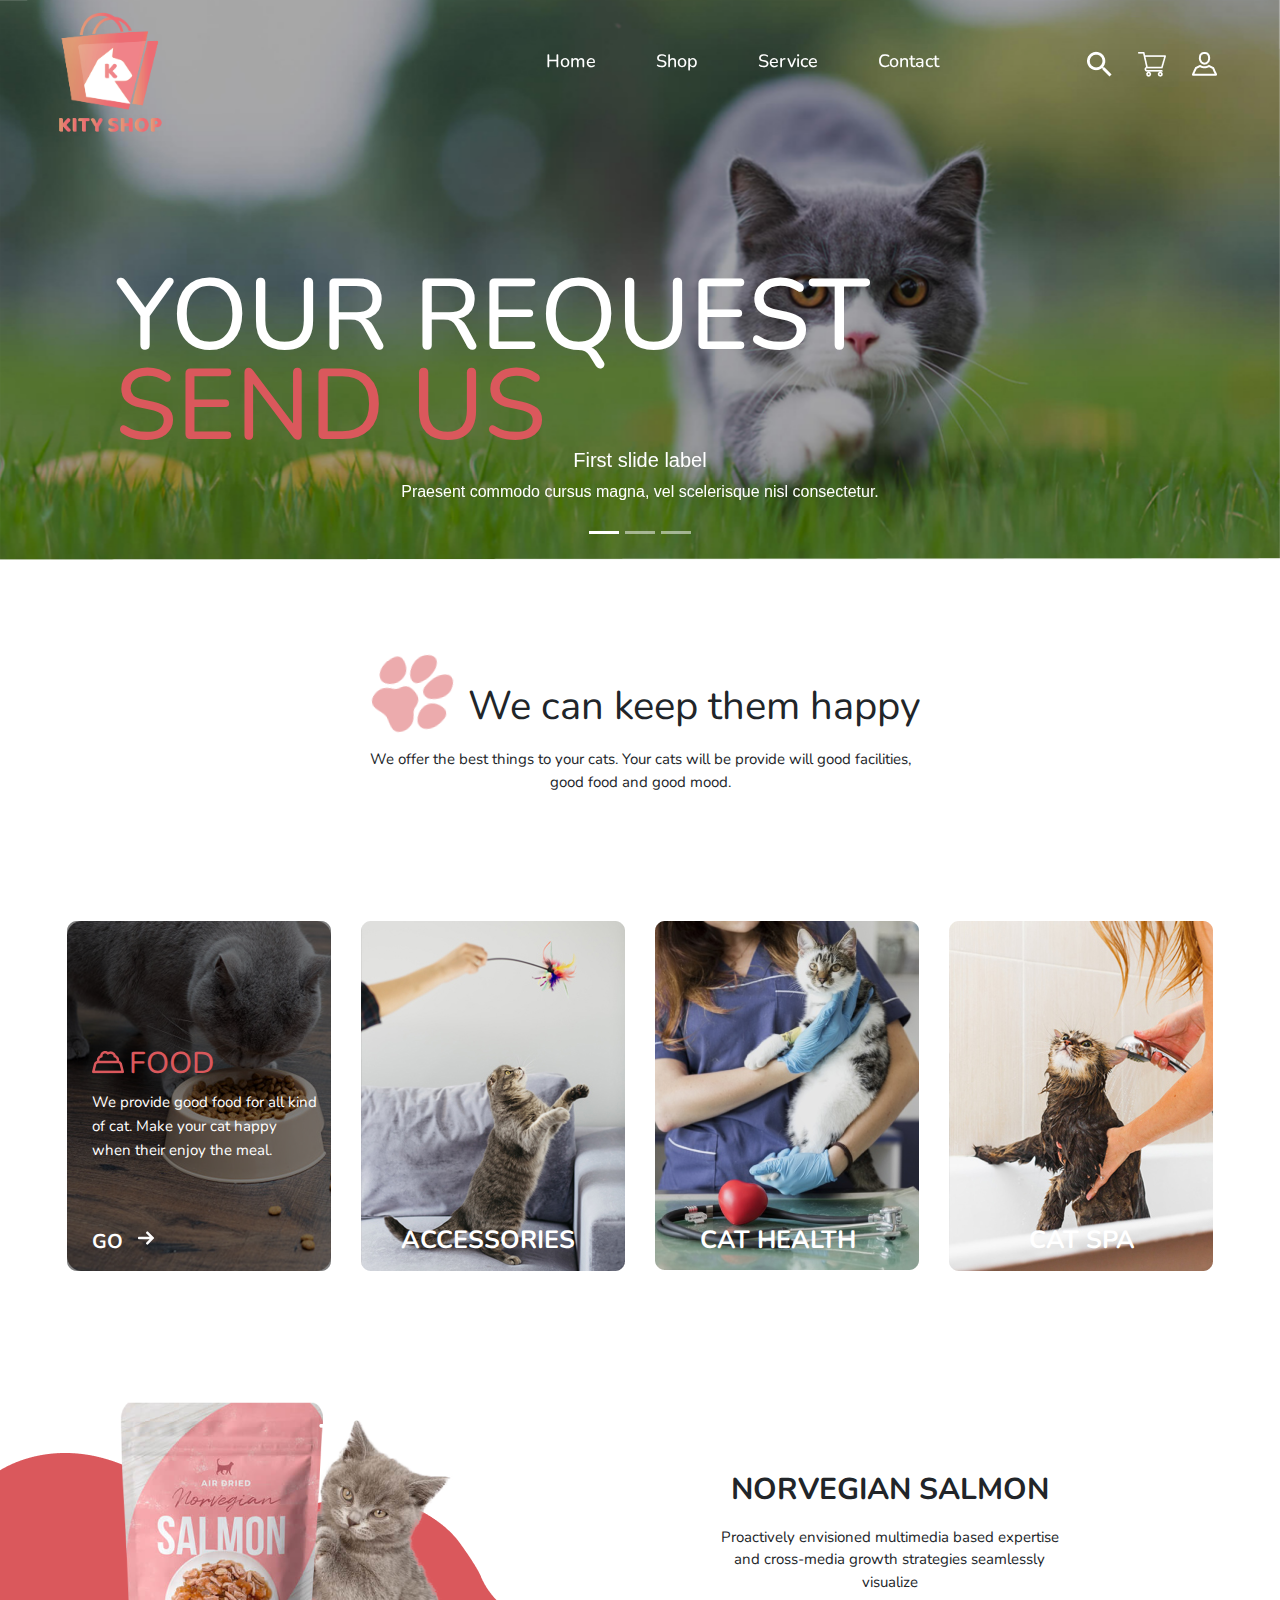
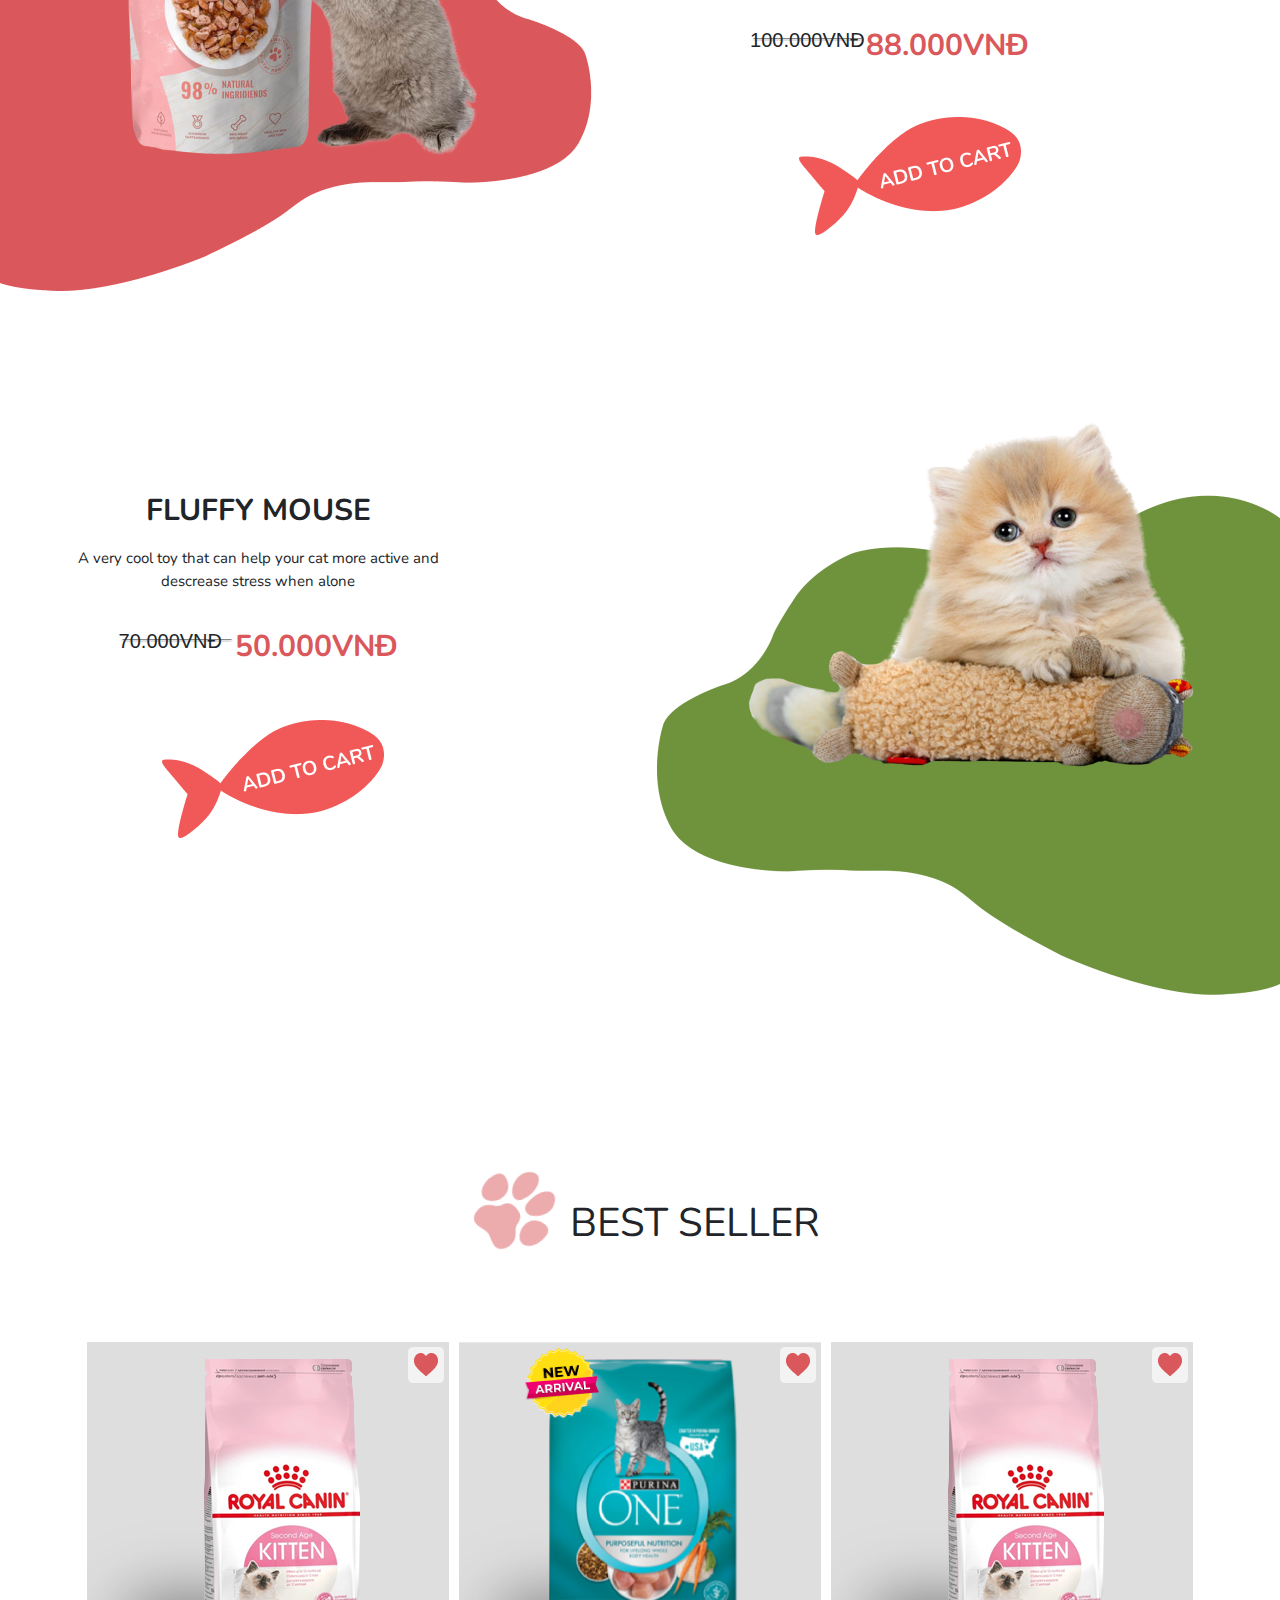
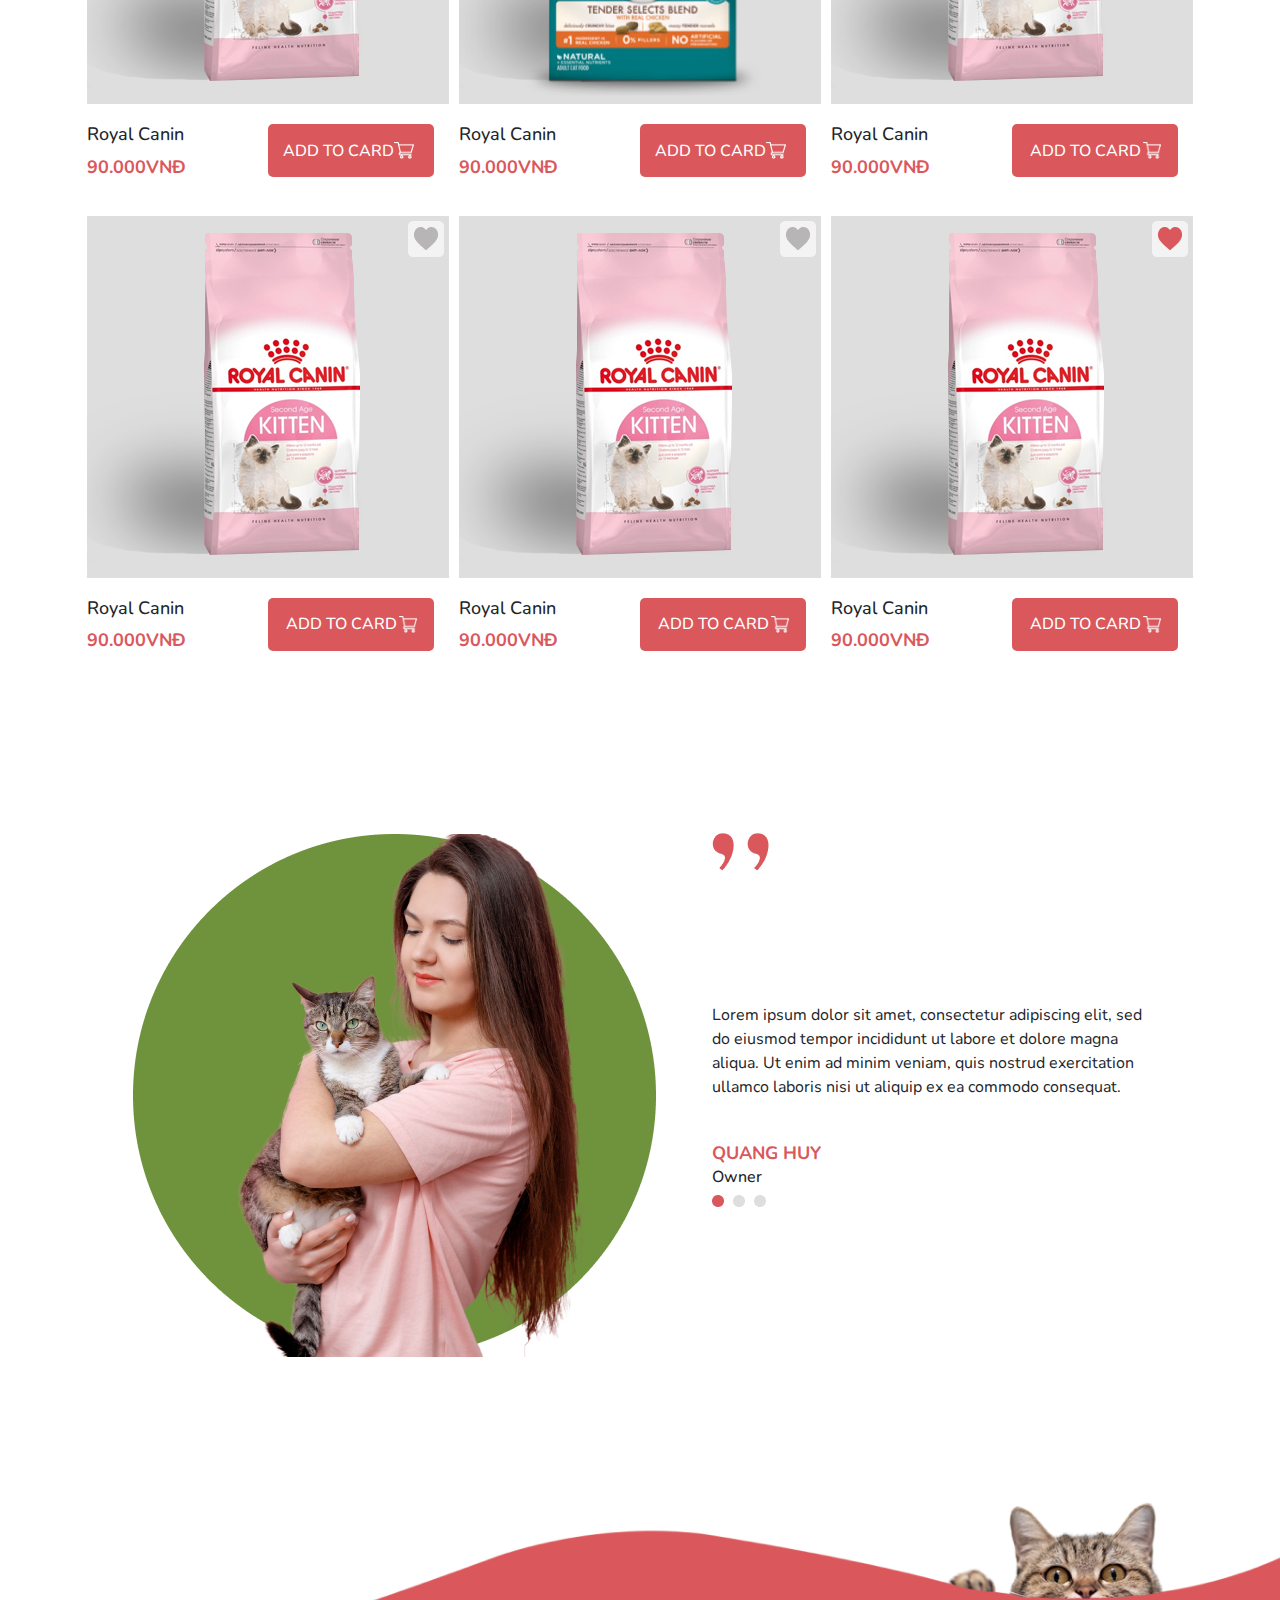
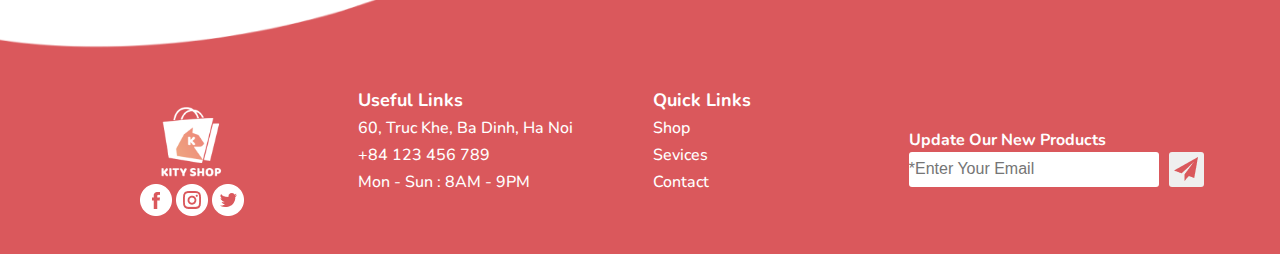
<file: index.html>
<!DOCTYPE html>
<html lang="en">

<head>
    <meta charset="UTF-8">
    <meta name="viewport" content="width=device-width, initial-scale=1.0">
    <title>Document</title>
    <link href="https://fonts.googleapis.com/css2?family=Nunito&display=swap" rel="stylesheet">
    <link href="https://fonts.googleapis.com/css2?family=Bebas+Neue&display=swap" rel="stylesheet">

    <link rel="stylesheet" href="https://cdnjs.cloudflare.com/ajax/libs/font-awesome/4.7.0/css/font-awesome.min.css">

    <!-- css bs4 -->
    <link rel="stylesheet" href="https://stackpath.bootstrapcdn.com/bootstrap/4.3.1/css/bootstrap.min.css" integrity="sha384-ggOyR0iXCbMQv3Xipma34MD+dH/1fQ784/j6cY/iJTQUOhcWr7x9JvoRxT2MZw1T" crossorigin="anonymous">

    <link rel="stylesheet" href="./style/index/style.css">

</head>

<body>
    <div id="carouselId" class="carousel slide slideOfYou" data-ride="carousel">
        <div class="menu">
            <img src="./public/image/logo-final.png" alt="" class="menu-logo">

            <div class="menu-between">
                <h3 class="between-child"><a href="#">Home</a></h3>
                <h3 class="between-child"><a href="#">Shop</a></h3>
                <h3 class="between-child"><a href="#">Service</a></h3>
                <h3 class="between-child-fix"><a href="./contact.html">Contact</a></h3>
            </div>

            <div class="_item">
                <a href="#" class="layer1">
                    <i class="fa fa-bars"></i>
                </a>
                <!-- Navigation links (hidden by default) -->
                <div class="layer2">
                    <ul>
                        <li><a href="#">Home</a></li>
                        <li><a href="#">Shop</a></li>
                        <li><a href="#">Service</a></li>
                        <li><a href="#">Contact</a></li>
                    </ul>
                </div>
            </div>

            <!-- <div class="dropdown">
                <button onclick="myFunction()" class="dropbtn">Dropdown</button>
                <div id="myDropdown" class="dropdown-content">
                    <h3 class="between-child"><a href="#">Home</a></h3>
                    <h3 class="between-child"><a href="#">Shop</a></h3>
                    <h3 class="between-child"><a href="#">Service</a></h3>
                    <h3 class="between-child-fix"><a href="./contact.html">Contact</a></h3>
                </div>
            </div> -->
            <div class="menu-right">
                <a href="#"><img src="./public/icons/search.png" alt=""></i>
                </a>
                <a href="#"><img src="./public/icons/shopping.png" alt=""></a>
                <a href="#"><img src="./public/icons/user.png" alt=""></a>
            </div>
        </div>
        <h1 class="sendUs">SEND US</h1>
        <h2 class="yourRequest">YOUR REQUEST</h2>

        <ol class="carousel-indicators">
            <li data-target="#carouselId" data-slide-to="0" class="active"></li>
            <li data-target="#carouselId" data-slide-to="1"></li>
            <li data-target="#carouselId" data-slide-to="2"></li>
        </ol>
        <div class="carousel-inner" role="listbox">
            <div class="carousel-item active">
                <img src="./public/image/index/header.png" alt="First slide" style="width: 100%;">
                <div class="carousel-caption d-none d-md-block">
                    <h5>First slide label</h5>
                    <p>Praesent commodo cursus magna, vel scelerisque nisl consectetur.</p>
                </div>
            </div>
            <div class="carousel-item">
                <img src="./public/image/shop/header.png" alt="Second slide" style="width: 100%;">
                <div class="carousel-caption d-none d-md-block">
                    <h5>Second slide label</h5>
                    <p>Praesent commodo cursus magna, vel scelerisque nisl consectetur.</p>
                </div>
            </div>
            <div class="carousel-item">
                <img src="./public/image/index/header.png" alt="Third slide" style="width: 100%;">
                <div class="carousel-caption d-none d-md-block">
                    <h5>Third slide label</h5>
                    <p>Praesent commodo cursus magna, vel scelerisque nisl consectetur.</p>
                </div>
            </div>
        </div>
        <!-- <a class="carousel-control-prev" href="#carouselId" role="button" data-slide="prev">
            <span class="carousel-control-prev-icon" aria-hidden="true"></span>
            <span class="sr-only">Previous</span>
        </a>
        <a class="carousel-control-next" href="#carouselId" role="button" data-slide="next">
            <span class="carousel-control-next-icon" aria-hidden="true"></span>
            <span class="sr-only">Next</span>
        </a> -->
    </div>

    <main>
        <div class="main1">
            <div class="chan">
                <img src="./public/image/index/chan.png" class="xoay" alt="">
                <span class="weCan">We can keep them happy</span>
            </div>
            <span class="weOffer">We offer the best things to your cats. Your cats will be provide will good facilities,
                    <br/>
                    good food and good mood.</span>
        </div>

        <div class="main2">
            <div class="anh1">
                <img class="bl" src="./public/image/index/black.png" alt="">
                <img src="./public/image/index/food-go.png" alt="">
                <div class="food">
                    <div class="food-header">
                        <img src="./public/image/index/food-go-icon.png" alt="">
                        <h3>FOOD</h3>
                    </div>
                    <span>We provide good food for all kind of cat. Make your cat happy when their enjoy the meal.</span>
                    <div class="food-footer">
                        <h2>GO</h2>
                        <img src="./public/icons/back.png" alt="">
                    </div>
                </div>
            </div>
            <div class="anh2">
                <h3>ACCESSORIES</h3>
                <img src="./public/image/index/accessories.png" alt="">
            </div>
            <div class="anh3">
                <h3>CAT HEALTH</h3>
                <img src="./public/image/index/cat-health.png" alt="">
            </div>
            <div class="anh4">
                <h3>CAT SPA</h3>
                <img src="./public/image/index/cat-spa.png" alt="">
            </div>
        </div>

        <div class="main3">
            <div class="img3">
                <img src="./public/image/index/salmon.png" alt="">
            </div>
            <div class="tex3">
                <h3>NORVEGIAN SALMON</h3>
                <span>Proactively envisioned multimedia based expertise and cross-media growth strategies seamlessly visualize</span>
                <div class="price">
                    <div class="hr">
                        <h5>100.000VNĐ</h5>
                        <img src="./public/image/index/hr.png" alt="">
                    </div>
                    <h3>88.000VNĐ</h3>
                </div>
                <div class="fish">
                    <img src="./public/image/index/fish.png" alt="">
                    <!-- <span>ADD TO CART</span> -->
                </div>
            </div>
        </div>

        <div class="main4">
            <div class="tex4">
                <h3>FLUFFY MOUSE</h3>
                <span>A very cool toy that can help your cat more active and descrease stress when alone</span>
                <div class="price">
                    <div class="hr">
                        <h5>70.000VNĐ</h5>
                        <img src="./public/image/index/hr.png" alt="">
                    </div>
                    <h3>50.000VNĐ</h3>
                </div>
                <div class="fish">
                    <img src="./public/image/index/fish.png" alt="">
                    <!-- <span>ADD TO CART</span> -->
                </div>
            </div>
            <div class="img4">
                <img src="./public/image/index/fulffy-mouse.png" alt="">
            </div>
        </div>

        <div class="b-seller">
            <img src="./public/image/index/chan.png" class="xoay" alt="">
            <span class="weCan">BEST SELLER</span>
        </div>

        <div class="main5">
            <div class="cate">
                <div class="prod">
                    <img class="prod-child1" src="./public/image/index/heart.png" alt="">
                    <img class="prod-child2" src="./public/image/index/product.png" alt="product">
                    <div class="add-cart">
                        <div class="tex">
                            <h3>Royal Canin</h3>
                            <span>90.000VNĐ</span>
                        </div>
                        <div class="btn-cart">
                            <button class="btn-flex">
                                <h4>ADD TO CARD</h4>
                                <img src="./public/icons/shopping-mini.png" alt="i">
                            </button>
                        </div>
                    </div>
                </div>

                <div class="prod">
                    <img class="prod-child1" src="./public/image/index/heart.png" alt="">
                    <img class="prod-child2" src="./public/image/index/product-meoxanh.png" alt="product">
                    <div class="add-cart">
                        <div class="tex">
                            <h3>Royal Canin</h3>
                            <span>90.000VNĐ</span>
                        </div>
                        <div class="btn-cart">
                            <button class="btn-flex">
                                <h4>ADD TO CARD</h4>
                                <img src="./public/icons/shopping-mini.png" alt="i">
                            </button>
                        </div>
                    </div>
                </div>

                <!-- <div class="prodImg">
                    <img class="prodImg4" src="./public/image/index/new-arrival.png" alt="">
                    <img class="prodImg3" src="./public/image/index/heart-default.png" alt="">
                    <img class="prodImg2" src="./public/image/index/product1.png" alt="product">
                    <img class="prodImg1" src="./public/image/index/product.png" alt="product">
                    <div class="add-cart">
                        <div class="tex">
                            <h3>Royal Canin</h3>
                            <span>90.000VNĐ</span>
                        </div>
                        <div class="btn-cart">
                            <button class="btn-flex">
                                <h4>ADD TO CARD</h4>
                                <img src="./public/icons/shopping-mini.png" alt="i">
                            </button>
                        </div>
                    </div>
                </div> -->
                <div class="prod-delete">
                    <img class="prod-child1" src="./public/image/index/heart.png" alt="">
                    <img class="prod-child2" src="./public/image/index/product.png" alt="product">
                    <div class="add-cart">
                        <div class="tex">
                            <h3>Royal Canin</h3>
                            <span>90.000VNĐ</span>
                        </div>
                        <div class="btn-cart">
                            <button class="btn-flex">
                                <h4>ADD TO CARD</h4>
                                <img src="./public/icons/shopping-mini.png" alt="i">
                            </button>
                        </div>
                    </div>
                </div>
            </div>
            <div class="cate" style="margin-top:10px">
                <div class="prod-delete">
                    <img class="prod-child1" src="./public/image/index/heart-default.png" alt="">
                    <img class="prod-child2" src="./public/image/index/product.png" alt="product">
                    <div class="add-cart">
                        <div class="tex">
                            <h3>Royal Canin</h3>
                            <span>90.000VNĐ</span>
                        </div>
                        <div class="btn-cart">
                            <button class="btn-flex">
                                <h4>ADD TO CARD</h4>
                                <img src="./public/icons/shopping-mini.png" alt="i">
                            </button>
                        </div>
                    </div>
                </div>
                <div class="prod-delete">
                    <img class="prod-child1" src="./public/image/index/heart-default.png" alt="">
                    <img class="prod-child2" src="./public/image/index/product.png" alt="product">
                    <div class="add-cart">
                        <div class="tex">
                            <h3>Royal Canin</h3>
                            <span>90.000VNĐ</span>
                        </div>
                        <div class="btn-cart">
                            <button class="btn-flex">
                                <h4>ADD TO CARD</h4>
                                <img src="./public/icons/shopping-mini.png" alt="i">
                            </button>
                        </div>
                    </div>
                </div>
                <div class="prod-delete">
                    <img class="prod-child1" src="./public/image/index/heart.png" alt="">
                    <img class="prod-child2" src="./public/image/index/product.png" alt="product">
                    <div class="add-cart">
                        <div class="tex">
                            <h3>Royal Canin</h3>
                            <span>90.000VNĐ</span>
                        </div>
                        <div class="btn-cart">
                            <button class="btn-flex">
                                <h4>ADD TO CARD</h4>
                                <img src="./public/icons/shopping-mini.png" alt="i">
                            </button>
                        </div>
                    </div>
                </div>
            </div>
        </div>

        <div class="main6">
            <div class="img6">
                <img class="img6-1" src="./public/image/index/cogai.png" alt="owner">
                <!-- <img src="./public/image/index/owner-green.png" alt=""> -->
            </div>
            <div class="tex6">
                <img src="./public/image/index/icon-owenr.png" alt="">
                <span>Lorem ipsum dolor sit amet, consectetur adipiscing elit, sed do eiusmod tempor incididunt ut labore et dolore magna aliqua. Ut enim ad minim veniam, quis nostrud exercitation ullamco laboris nisi ut aliquip ex ea commodo consequat.</span>
                <h3>QUANG HUY</h3>
                <h4>Owner</h4>
                <div class="icons-main6">
                    <img src="./public/image/index/ellipse1.png" alt="icon">
                    <img src="./public/image/index/ellipse2.png" alt="icon">
                    <img src="./public/image/index/ellipse2.png" alt="icon">
                </div>
            </div>
        </div>
    </main>

    <footer>
        <img src="./public/image/footer.png" class="bg" alt="">
        <div class="footer-logo">
            <div class="kity-shop">

                <div class="logo">
                    <img src="./public/image/logo-footer.png" alt="" srcset="">
                </div>

                <div class="icons">
                    <img src="./public/icons/GroupFB.png" alt="">
                    <img src="./public/icons/GroupCamera.png" alt="">
                    <img src="./public/icons/GroupTwiter.png" alt="">
                </div>
            </div>
            <div class="about-us">
                <h2 class="top">Useful Links</h2>
                <h3 class="text1">60, Truc Khe, Ba Dinh, Ha Noi</h3>
                <h3 class="text1">+84 123 456 789</h3>
                <h3 class="text1">Mon - Sun : 8AM - 9PM</h3>
            </div>
            <div class="quick-link">
                <h2 class="top">Quick Links</h2>
                <h3 class="text2">Shop</h3>
                <h3 class="text2">Sevices</h3>
                <h3 class="text2">Contact</h3>
            </div>
            <div class="update-our">
                <span>Update Our New Products</span>

                <div class="inp">
                    <div class="tex">
                        <input type="text" class="ft-inp" placeholder="*Enter Your Email">
                    </div>
                    <button class="bt"><img src="./public/icons/send 1.png" alt=""></button>
                </div>
            </div>
        </div>
    </footer>

    <!-- jquery -->
    <script src="https://code.jquery.com/jquery-3.3.1.slim.min.js" integrity="sha384-q8i/X+965DzO0rT7abK41JStQIAqVgRVzpbzo5smXKp4YfRvH+8abtTE1Pi6jizo" crossorigin="anonymous"></script>
    <script src="https://cdnjs.cloudflare.com/ajax/libs/popper.js/1.14.7/umd/popper.min.js" integrity="sha384-UO2eT0CpHqdSJQ6hJty5KVphtPhzWj9WO1clHTMGa3JDZwrnQq4sF86dIHNDz0W1" crossorigin="anonymous"></script>
    <script src="https://stackpath.bootstrapcdn.com/bootstrap/4.3.1/js/bootstrap.min.js" integrity="sha384-JjSmVgyd0p3pXB1rRibZUAYoIIy6OrQ6VrjIEaFf/nJGzIxFDsf4x0xIM+B07jRM" crossorigin="anonymous"></script>
    <!-- <script src="./javascrip/index/script.js"></script> -->

</body>

</html>
</file>
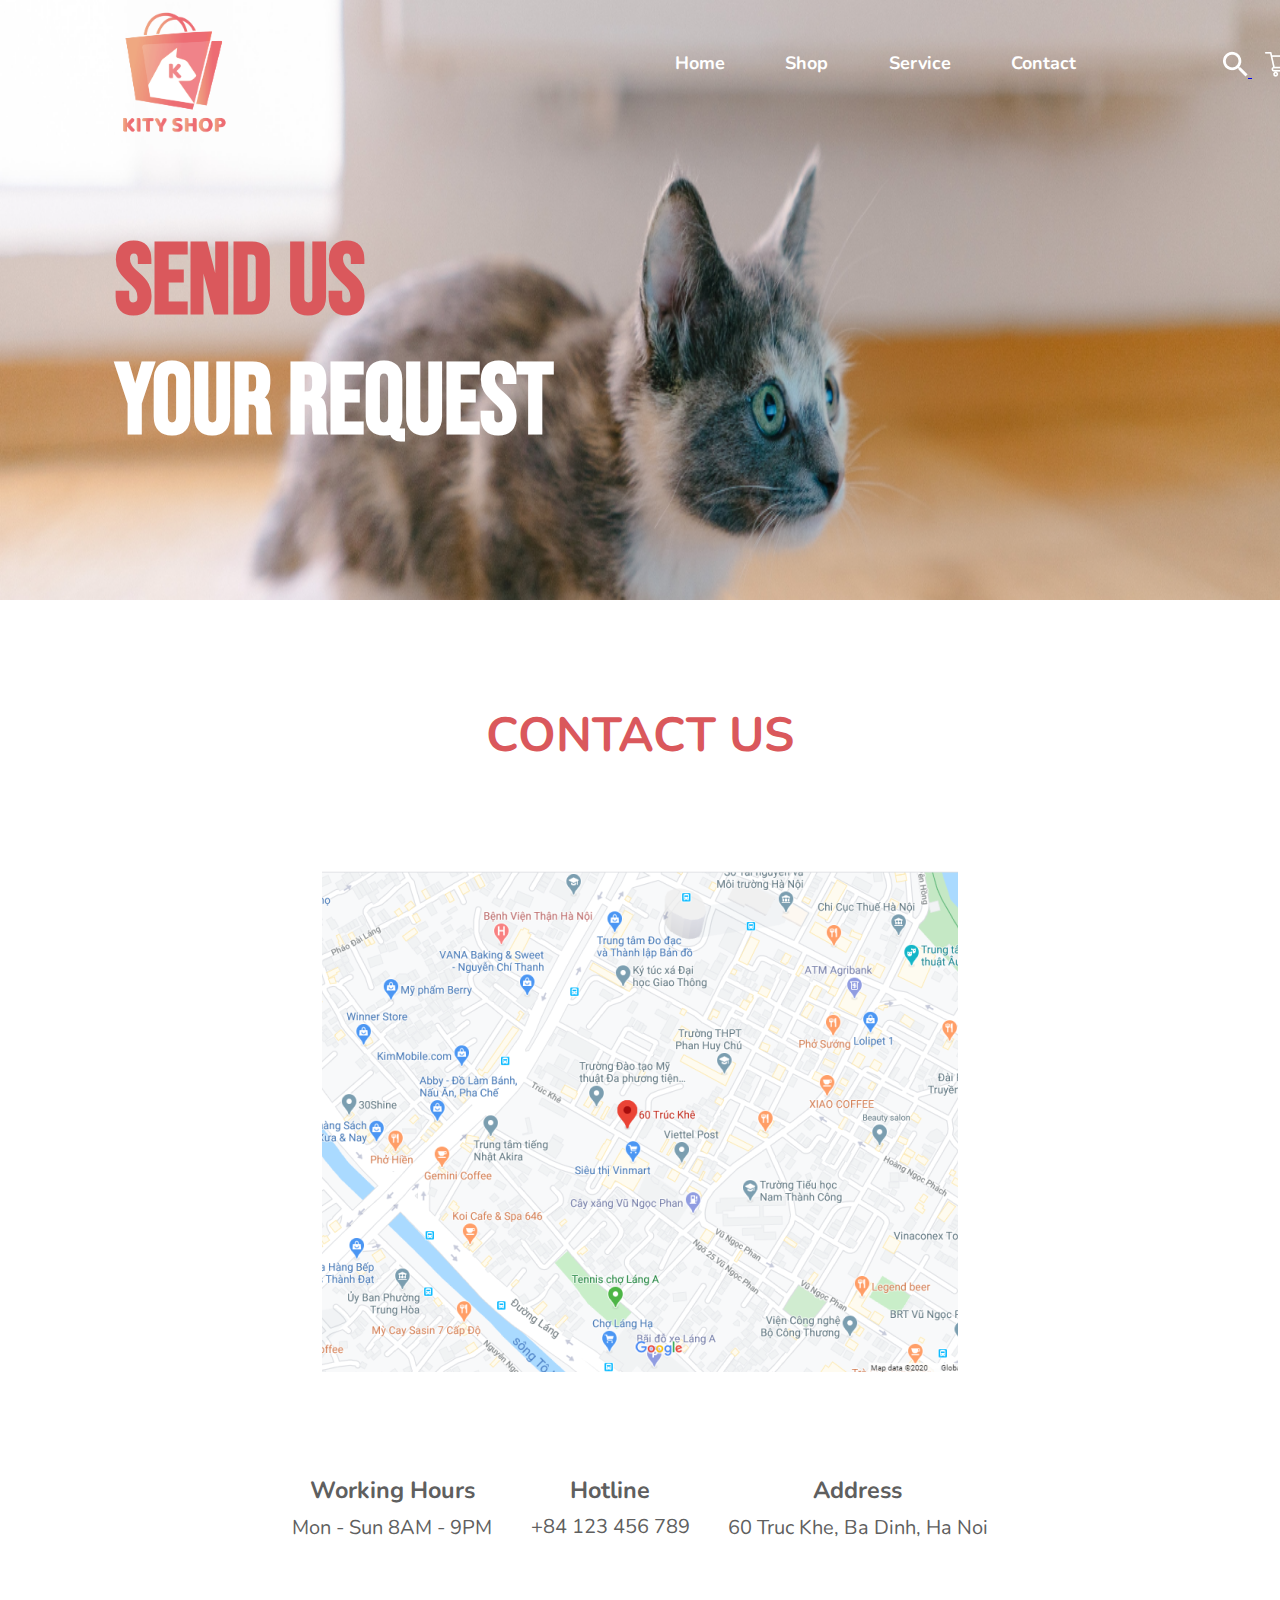
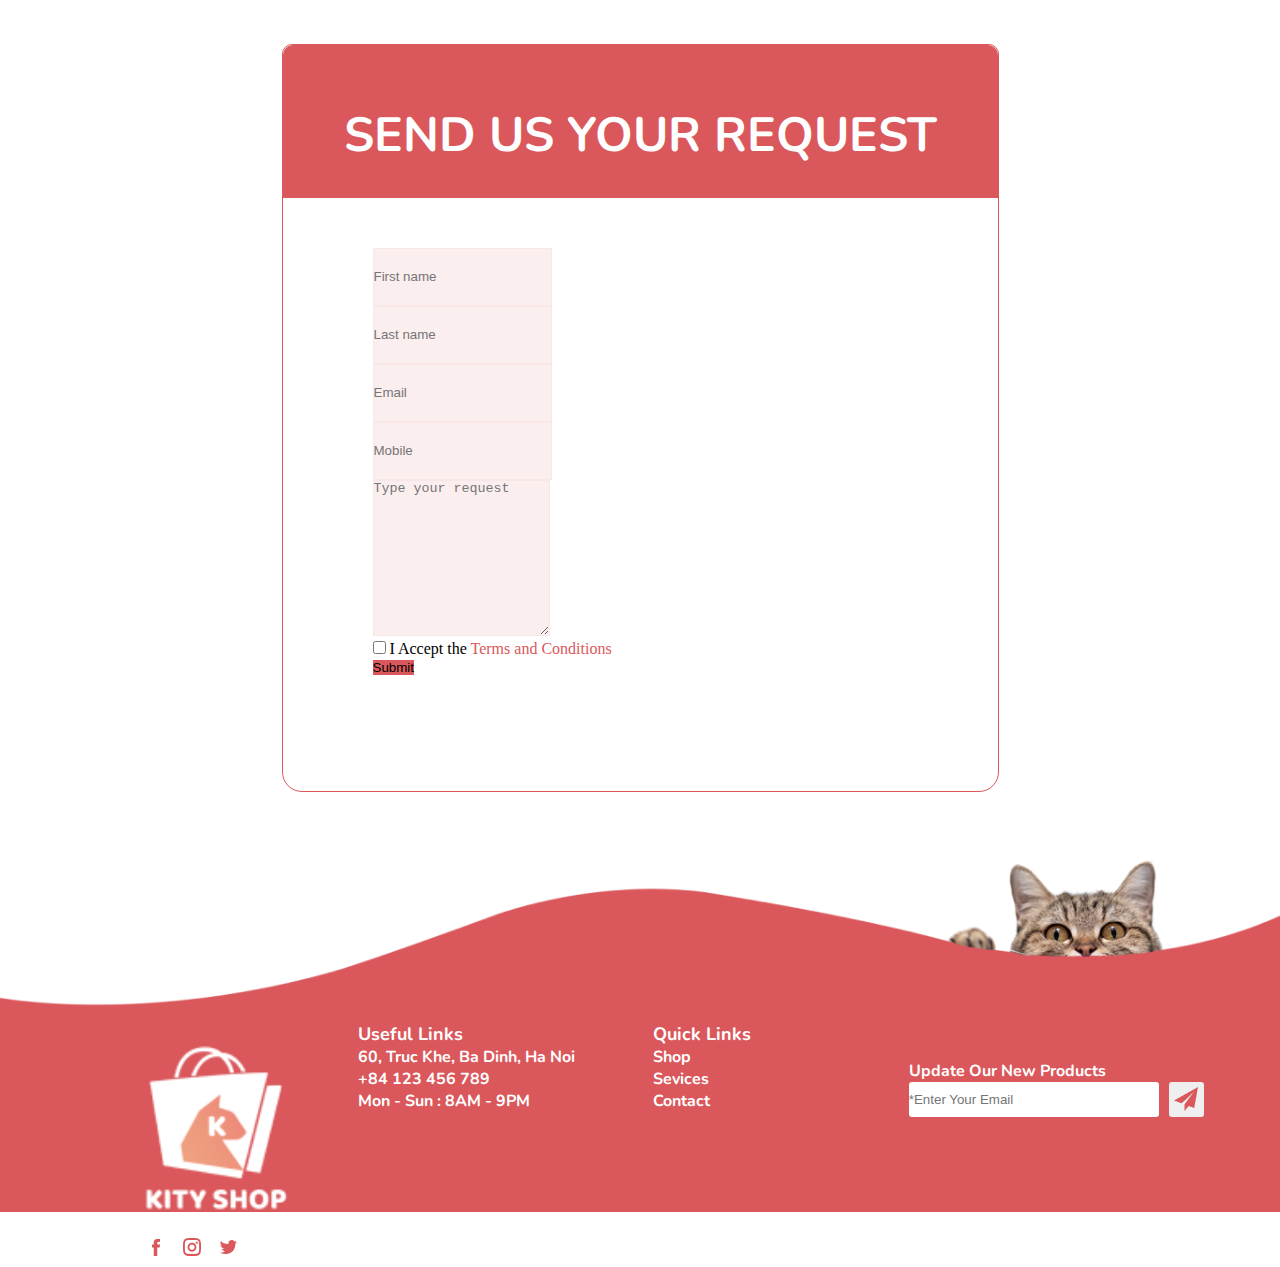
<file: contact.html>
<!DOCTYPE html>
<html lang="en">

<head>
    <meta charset="UTF-8">
    <meta name="viewport" content="width=device-width, initial-scale=1.0">

    <title>Contact</title>
    <!-- <link rel="stylesheet" href="https://maxcdn.bootstrapcdn.com/font-awesome/4.7.0/css/font-awesome.min.css"> -->
    <link rel="stylesheet" href="./style/contact/style.css">
    <link rel="stylesheet" href="https://stackpath.bootstrapcdn.com/bootstrap/4.5.0/css/bootstrap.min.css" integrity="sha384-9aIt2nRpC12Uk9gS9baDl411NQApFmC26EwAOH8WgZl5MYYxFfc+NcPb1dKGj7Sk" crossorigin="anonymous">

    <link href="https://fonts.googleapis.com/css2?family=Nunito&display=swap" rel="stylesheet">
    <link href="https://fonts.googleapis.com/css2?family=Bebas+Neue&display=swap" rel="stylesheet">
    <!-- <link href="https://fonts.googleapis.com/css2?family=Nunito:ital,wght@0,300;0,400;1,400&display=swap" rel="stylesheet"> -->
</head>

<body>
    <header>
        <div class="menu1">
            <img src="./public/image/logo-final.png" alt="" class="menu-logo">
            <div class="menu-between">
                <h3 class="between-child"><a href="./index.html">Home</a></h3>
                <h3 class="between-child"><a href="#">Shop</a></h3>
                <h3 class="between-child"><a href="#">Service</a></h3>
                <h3 class="between-child"><a href="#">Contact</a></h3>
            </div>
            <div class="menu-right">
                <a href="#"><img src="./public/icons/search.png" alt=""></i>
                </a>
                <a href="#"><img src="./public/icons/shopping.png" alt=""></a>
                <a href="#"><img src="./public/icons/user.png" alt=""></a>
            </div>
        </div>
        <h1 class="sendUs">SEND US</h1>
        <h2 class="yourRequest">YOUR REQUEST</h2>
    </header>
    <main>
        <h3 class="contact">
            CONTACT US
        </h3>

        <div class="map">
            <img src="./public/image/map.png" alt="">
        </div>

        <div class="lienhe">
            <div class="working">
                <h3>Working Hours</h3>
                <span class="s-working">Mon - Sun 8AM - 9PM</span>
            </div>
            <div class="hotline">
                <h3>Hotline</h3>
                <span>+84 123 456 789</span>
            </div>
            <div class="address">
                <h3>Address</h3>
                <span>60 Truc Khe, Ba Dinh, Ha Noi</span>
            </div>
        </div>
        <div class="form-send">
            <div class="form-header">
                <h1>SEND US YOUR REQUEST</h1>
            </div>
            <div class="form-contact">
                <form>
                    <div class="form-row">
                        <div class="form-group col-md-6">
                            <!-- <label for="inputEmail4">Email</label> -->
                            <input type="email" class="form-control" id="inputEmail4" placeholder="First name" style="height: 56px; background-color: #fbeeef; border: 1px solid #f9e7e7;">
                        </div>
                        <div class="form-group col-md-6">
                            <!-- <label for="inputPassword4">Password</label> -->
                            <input type="password" class="form-control" id="inputPassword4" placeholder="Last name" style="height: 56px; background-color: #fbeeef; border: 1px solid #f9e7e7;">
                        </div>
                    </div>
                    <div class="form-group">
                        <!-- <label for="inputAddress">Address</label> -->
                        <input type="text" class="form-control" id="inputAddress" placeholder="Email" style="height: 56px; background-color: #fbeeef; border: 1px solid #f9e7e7;">
                    </div>
                    <div class="form-group">
                        <!-- <label for="inputAddress2">Address 2</label> -->
                        <input type="text" class="form-control" id="inputAddress2" placeholder="Mobile" style="height: 56px; background-color: #fbeeef; border: 1px solid #f9e7e7;">
                    </div>

                    <textarea class="form-control tex" id="exampleFormControlTextarea1" rows="3" placeholder="Type your request" style="height: 154px; background-color: #fbeeef; border: 1px solid #f9e7e7;"></textarea>

                    <div class="form-group">
                        <div class="form-check">
                            <input class="form-check-input" type="checkbox" id="gridCheck" style="border: 1px solid #f9e7e7;">
                            <label class="form-check-label" for="gridCheck">
                          I Accept the 
                          <span style="color: #DA585C;">Terms and Conditions</span>
                        </label>
                        </div>
                    </div>
                    <div class="row">
                        <div class="col text-center">
                            <button type="submit" class="btn btn-primary" style="background-color: #DA585C; border: none;">Submit</button>
                        </div>
                    </div>
                </form>
            </div>
        </div>
    </main>

    <footer>
        <img src="./public/image/footer.png" class="bg" alt="">
        <div class="footer-logo">
            <div class="kity-shop">

                <div class="logo">
                    <img src="./public/image/logo-footer.png" alt="" srcset="">
                </div>

                <div class="icons">
                    <img src="./public/icons/GroupFB.png" alt="">
                    <img src="./public/icons/GroupCamera.png" alt="">
                    <img src="./public/icons/GroupTwiter.png" alt="">
                </div>
            </div>
            <div class="about-us">
                <h2 class="top">Useful Links</h2>
                <h3 class="text1">60, Truc Khe, Ba Dinh, Ha Noi</h3>
                <h3 class="text1">+84 123 456 789</h3>
                <h3 class="text1">Mon - Sun : 8AM - 9PM</h3>
            </div>
            <div class="quick-link">
                <h2 class="top">Quick Links</h2>
                <h3 class="text2">Shop</h3>
                <h3 class="text2">Sevices</h3>
                <h3 class="text2">Contact</h3>
            </div>
            <div class="update-our">
                <span>Update Our New Products</span>

                <div class="inp">
                    <div class="tex">
                        <input type="text" class="ft-inp" placeholder="*Enter Your Email">
                    </div>
                    <button class="bt"><img src="./public/icons/send 1.png" alt=""></button>
                </div>
            </div>
        </div>
    </footer>

    <script src="https://code.jquery.com/jquery-3.5.1.slim.min.js" integrity="sha384-DfXdz2htPH0lsSSs5nCTpuj/zy4C+OGpamoFVy38MVBnE+IbbVYUew+OrCXaRkfj" crossorigin="anonymous"></script>
    <script src="https://cdn.jsdelivr.net/npm/popper.js@1.16.0/dist/umd/popper.min.js" integrity="sha384-Q6E9RHvbIyZFJoft+2mJbHaEWldlvI9IOYy5n3zV9zzTtmI3UksdQRVvoxMfooAo" crossorigin="anonymous"></script>
    <script src="https://stackpath.bootstrapcdn.com/bootstrap/4.5.0/js/bootstrap.min.js" integrity="sha384-OgVRvuATP1z7JjHLkuOU7Xw704+h835Lr+6QL9UvYjZE3Ipu6Tp75j7Bh/kR0JKI" crossorigin="anonymous"></script>
</body>

</html>
</file>
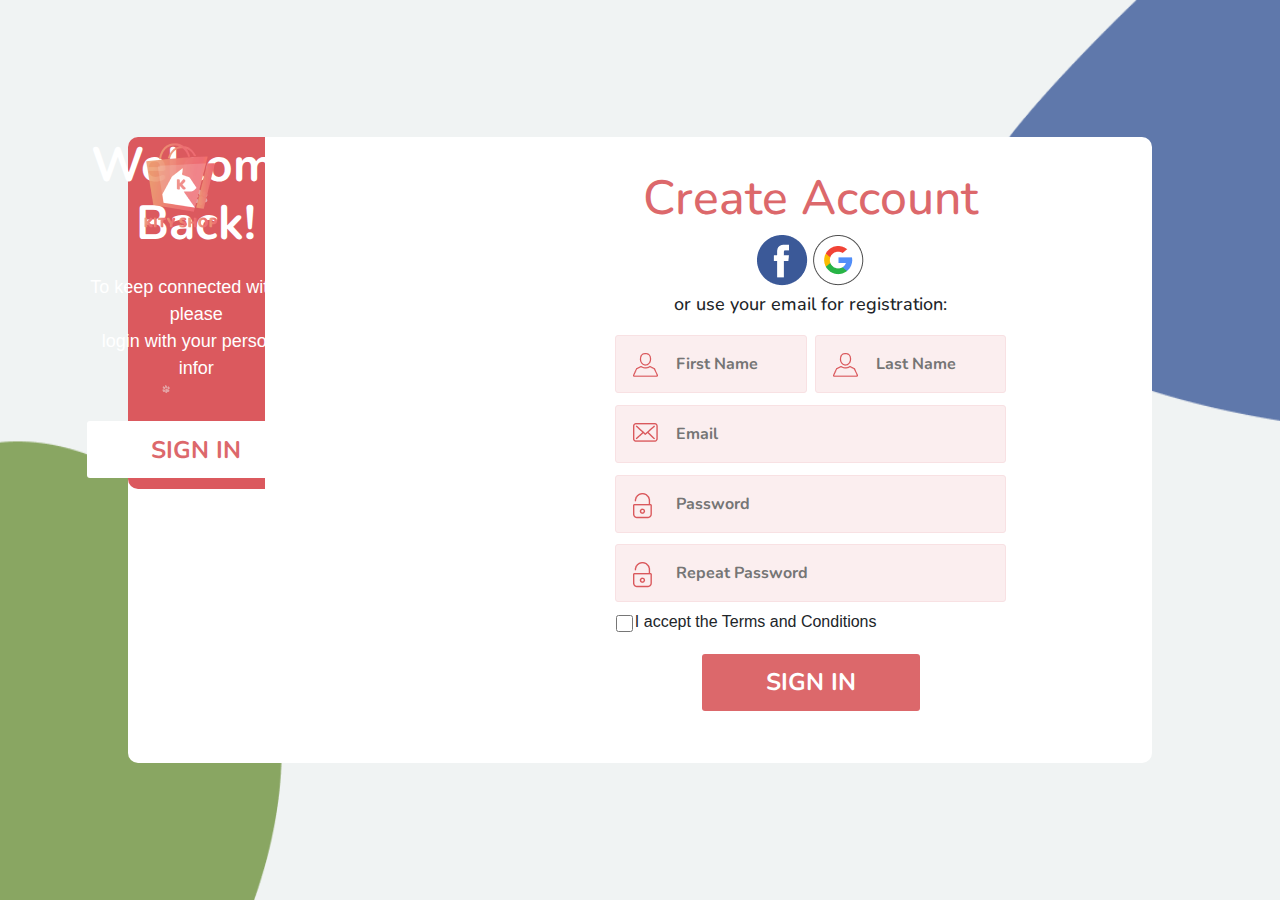
<file: create.html>
<!doctype html>
<html lang="en">

<head>
    <title>Create Account</title>
    <!-- Required meta tags -->
    <meta charset="utf-8">
    <meta name="viewport" content="width=device-width, initial-scale=1, shrink-to-fit=no">

    <!-- Bootstrap CSS -->
    <link rel="stylesheet" href="https://stackpath.bootstrapcdn.com/bootstrap/4.3.1/css/bootstrap.min.css" integrity="sha384-ggOyR0iXCbMQv3Xipma34MD+dH/1fQ784/j6cY/iJTQUOhcWr7x9JvoRxT2MZw1T" crossorigin="anonymous">
    <!-- font -->
    <link href="https://fonts.googleapis.com/css2?family=Nunito&display=swap" rel="stylesheet">

    <link rel="stylesheet" href="./style/create/style.css">
</head>

<body>
    <div class="_background">
        <div class="cont">
            <div class="row" style="width: 100%; margin-left: 0px; margin-right: 0px;">
                <div class="col-lg-4 col-sm-4 col-md-4" style="padding-right: 0px; padding-left: 0px;">
                    <div class="hello">
                        <img class="logo" src="./public/image/login/logo.png" alt="logo">
                        <div class="_hello">
                            <h1>Welcome Back!</h1>
                            <span>To keep connected with us please 
                        <br> login with your personal infor</span>
                            <button class="sign-in-hello">SIGN IN</button>
                        </div>
                    </div>
                </div>
                <div class="col-lg-8 col-sm-8 col-md-8">
                    <div class="login">
                        <div class="form-login">
                            <h3>Create Account</h3>
                            <div class="icon">
                                <img src="./public/image/login/facebook-icon.png" alt="">
                                <img src="./public/image/login/google-icon.png" alt="">
                            </div>
                            <h5>or use your email for registration:</h5>
                            <div class="_col-2">
                                <div class="inp">
                                    <img src="./public/image/login/user-icon.png" alt="">
                                    <input type="text" placeholder="First Name">
                                </div>
                                <div class="inp-right">
                                    <img src="./public/image/login/user-icon.png" alt="">
                                    <input type="text" placeholder="Last Name">
                                </div>
                            </div>
                            <div class="inp">
                                <img src="./public/image/login/message-icon.png" alt="">
                                <input type="text" placeholder="Email">
                            </div>
                            <div class="inp">
                                <img src="./public/image/login/block-icon.png">
                                <input type="text" placeholder="Password">
                            </div>
                            <div class="inp">
                                <img src="./public/image/login/block-icon.png">
                                <input type="text" placeholder="Repeat Password">
                            </div>
                            <!-- <input type="checkbox" name="" id="" class="forgot-pass"><br> -->
                            <div class="form-check">
                                <input type="checkbox" class="form-check-input check-b-your" id="exampleCheck1">
                                <label class="form-check-label" for="exampleCheck1">I accept the Terms and Conditions</label>
                            </div>
                            <button class="sign-in">SIGN IN</button>
                        </div>
                    </div>
                </div>
            </div>
        </div>

        <!-- Optional JavaScript -->
        <!-- jQuery first, then Popper.js, then Bootstrap JS -->
        <script src="https://code.jquery.com/jquery-3.3.1.slim.min.js" integrity="sha384-q8i/X+965DzO0rT7abK41JStQIAqVgRVzpbzo5smXKp4YfRvH+8abtTE1Pi6jizo" crossorigin="anonymous"></script>
        <script src="https://cdnjs.cloudflare.com/ajax/libs/popper.js/1.14.7/umd/popper.min.js" integrity="sha384-UO2eT0CpHqdSJQ6hJty5KVphtPhzWj9WO1clHTMGa3JDZwrnQq4sF86dIHNDz0W1" crossorigin="anonymous"></script>
        <script src="https://stackpath.bootstrapcdn.com/bootstrap/4.3.1/js/bootstrap.min.js" integrity="sha384-JjSmVgyd0p3pXB1rRibZUAYoIIy6OrQ6VrjIEaFf/nJGzIxFDsf4x0xIM+B07jRM" crossorigin="anonymous"></script>
</body>

</html>
</file>
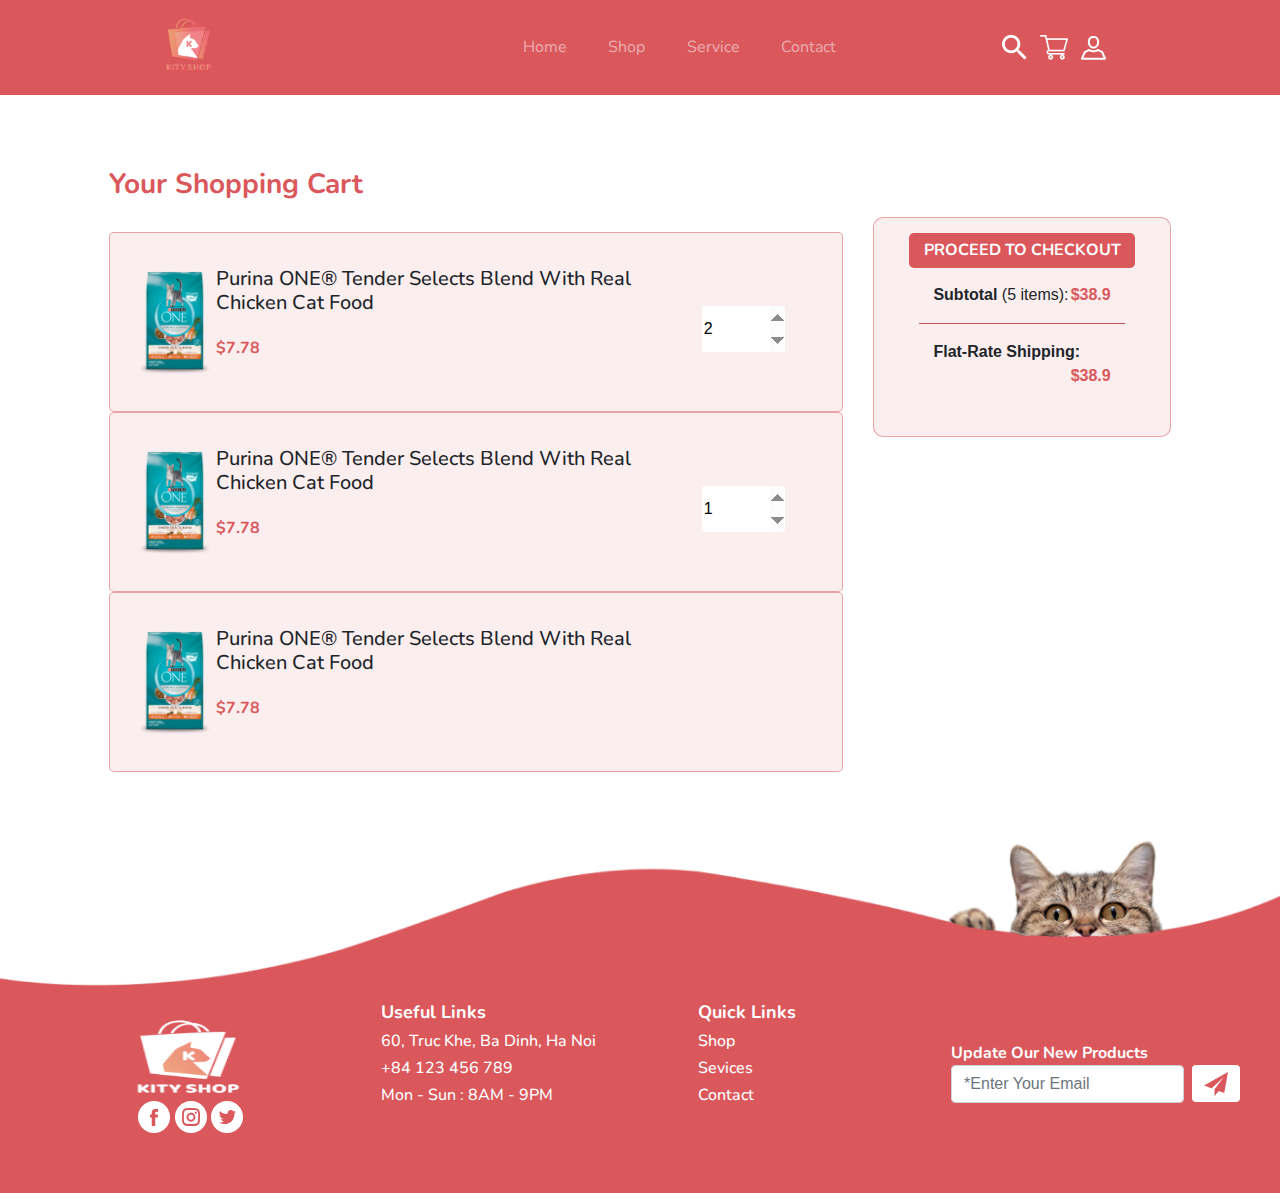
<file: frame1.html>
<!doctype html>
<html lang="en">

<head>
    <title>Frame</title>
    <!-- Required meta tags -->
    <meta charset="utf-8">
    <meta name="viewport" content="width=device-width, initial-scale=1, shrink-to-fit=no">

    <!-- Bootstrap CSS -->
    <link rel="stylesheet" href="https://stackpath.bootstrapcdn.com/bootstrap/4.3.1/css/bootstrap.min.css" integrity="sha384-ggOyR0iXCbMQv3Xipma34MD+dH/1fQ784/j6cY/iJTQUOhcWr7x9JvoRxT2MZw1T" crossorigin="anonymous">
    <link href="https://fonts.googleapis.com/css2?family=Nunito&display=swap" rel="stylesheet">
    <link href="https://fonts.googleapis.com/css2?family=Bebas+Neue&display=swap" rel="stylesheet">
    <link rel="stylesheet" href="./style/frame1/style.css">
</head>

<body>
    <nav class="navbar navbar-expand-sm navbar-dark" style="background-color: #da585c;">
        <a class="navbar-brand" href="#" style="
            margin-left: 10%;
            margin-right: 10%;
            width: 20%;">
            <img src="./public/image/logo-final.png" alt="" style="width: 40%; height: 40%;">
        </a>
        <button class="navbar-toggler d-lg-none" type="button" data-toggle="collapse" data-target="#collapsibleNavId" aria-controls="collapsibleNavId" aria-expanded="false" aria-label="Toggle navigation"></button>
        <div class="collapse navbar-collapse" id="collapsibleNavId">
            <ul class="navbar-nav mr-auto mt-2 mt-lg-0">
                <li class="nav-item hver">
                    <a class="nav-link" href="#">Home</a>
                </li>
                <li class="nav-item hver">
                    <a class="nav-link" href="#">Shop</a>
                </li>
                <li class="nav-item hver">
                    <a class="nav-link" href="#">Service</a>
                </li>
                <li class="nav-item hver">
                    <a class="nav-link" href="#">Contact</a>
                </li>
            </ul>
            <form class="form-inline my-2 my-lg-0" style="width: 35%;">
                <a href="#" class="pr"><img src="./public/icons/search.png" alt=""></i>
                </a>
                <a href="#" class="pr"><img src="./public/icons/shopping.png" alt=""></a>
                <a href="#" class="pr"><img src="./public/icons/user.png" alt=""></a>
            </form>
        </div>
    </nav>

    <div class="row">
        <div class="col-sm-1 col-lg-1 col-md-1"></div>
        <div class="col-sm-7 col-lg-7 col-md-7">
            <div class="s-cat">
                <h3>Your Shopping Cart</h3>
                <div class="s-cart">
                    <img class="img-responsive" src="./public/image/frame/product.png" alt="">
                    <div class="between">
                        <h5>Purina ONE® Tender Selects Blend With Real Chicken Cat Food</h5>
                        <span>$7.78</span>
                    </div>
                    <div class="rg">
                        <input type="number" name="" id="" value="2">
                    </div>
                </div>
                <div class="s-cart">
                    <img class="img-responsive" src="./public/image/frame/product.png" alt="">
                    <div class="between">
                        <h5>Purina ONE® Tender Selects Blend With Real Chicken Cat Food</h5>
                        <span>$7.78</span>
                    </div>
                    <div class="rg">
                        <input type="number" name="" id="" value="1">
                    </div>
                </div>
                <div class="s-cart">
                    <img class="img-responsive" src="./public/image/frame/product.png" alt="">
                    <div class="between">
                        <h5>Purina ONE® Tender Selects Blend With Real Chicken Cat Food</h5>
                        <span>$7.78</span>
                    </div>
                    <div class="rg">
                        <insput type="number" name="" id="" value="2">
                    </div>
                </div>
            </div>
        </div>
        <div class="col-sm-3 col-lg-3 col-md-3">
            <div class="checkou1t">
                <button>PROCEED TO CHECKOUT</button>
                <div class="total">
                    <b>Subtotal</b>
                    <span>(5 items):</span>
                    <span class="price">$38.9</span>
                </div>

                <hr>

                <div class="total">
                    <b>Flat-Rate Shipping:</b>
                    <span class="price">$38.9</span>
                </div>
            </div>
        </div>
        <div class="col-sm-1 col-lg-1 col-md-1"></div>
    </div>

    <footer>
        <img src="./public/image/footer.png" class="bg" alt="">
        <div class="footer-logo">
            <div class="kity-shop">
                <img src="./public/image/logo-footer.png" class="logo" alt="" srcset="">
                <div class="icons">
                    <img src="./public/icons/GroupFB.png" alt="">
                    <img src="./public/icons/GroupCamera.png" alt="">
                    <img src="./public/icons/GroupTwiter.png" alt="">
                </div>
            </div>
            <div class="about-us">
                <h2 class="top">Useful Links</h2>
                <h3 class="text1">60, Truc Khe, Ba Dinh, Ha Noi</h3>
                <h3 class="text1">+84 123 456 789</h3>
                <h3 class="text1">Mon - Sun : 8AM - 9PM</h3>
            </div>
            <div class="quick-link">
                <h2 class="top">Quick Links</h2>
                <h3 class="text2">Shop</h3>
                <h3 class="text2">Sevices</h3>
                <h3 class="text2">Contact</h3>
            </div>
            <div class="update-our">
                <span>Update Our New Products</span>
                <div class="text-input">

                    <form class="form-inline">
                        <label class="sr-only" for="inlineFormInputName2">Name</label>
                        <input type="text" class="form-control mb-2 mr-sm-2" id="inlineFormInputName2" placeholder="*Enter Your Email">
                        <label class="sr-only" for="inlineFormInputGroupUsername2">Username</label>
                        <button type="submit" class="btn btn-primary mb-2" style="background-color: white; border: none;"><img src="./public/icons/send 1.png" alt=""></button>
                    </form>
                </div>
            </div>
        </div>
    </footer>

    <!-- Optional JavaScript -->
    <!-- jQuery first, then Popper.js, then Bootstrap JS -->
    <script src="https://code.jquery.com/jquery-3.3.1.slim.min.js" integrity="sha384-q8i/X+965DzO0rT7abK41JStQIAqVgRVzpbzo5smXKp4YfRvH+8abtTE1Pi6jizo" crossorigin="anonymous"></script>
    <script src="https://cdnjs.cloudflare.com/ajax/libs/popper.js/1.14.7/umd/popper.min.js" integrity="sha384-UO2eT0CpHqdSJQ6hJty5KVphtPhzWj9WO1clHTMGa3JDZwrnQq4sF86dIHNDz0W1" crossorigin="anonymous"></script>
    <script src="https://stackpath.bootstrapcdn.com/bootstrap/4.3.1/js/bootstrap.min.js" integrity="sha384-JjSmVgyd0p3pXB1rRibZUAYoIIy6OrQ6VrjIEaFf/nJGzIxFDsf4x0xIM+B07jRM" crossorigin="anonymous"></script>
</body>

</html>
</file>
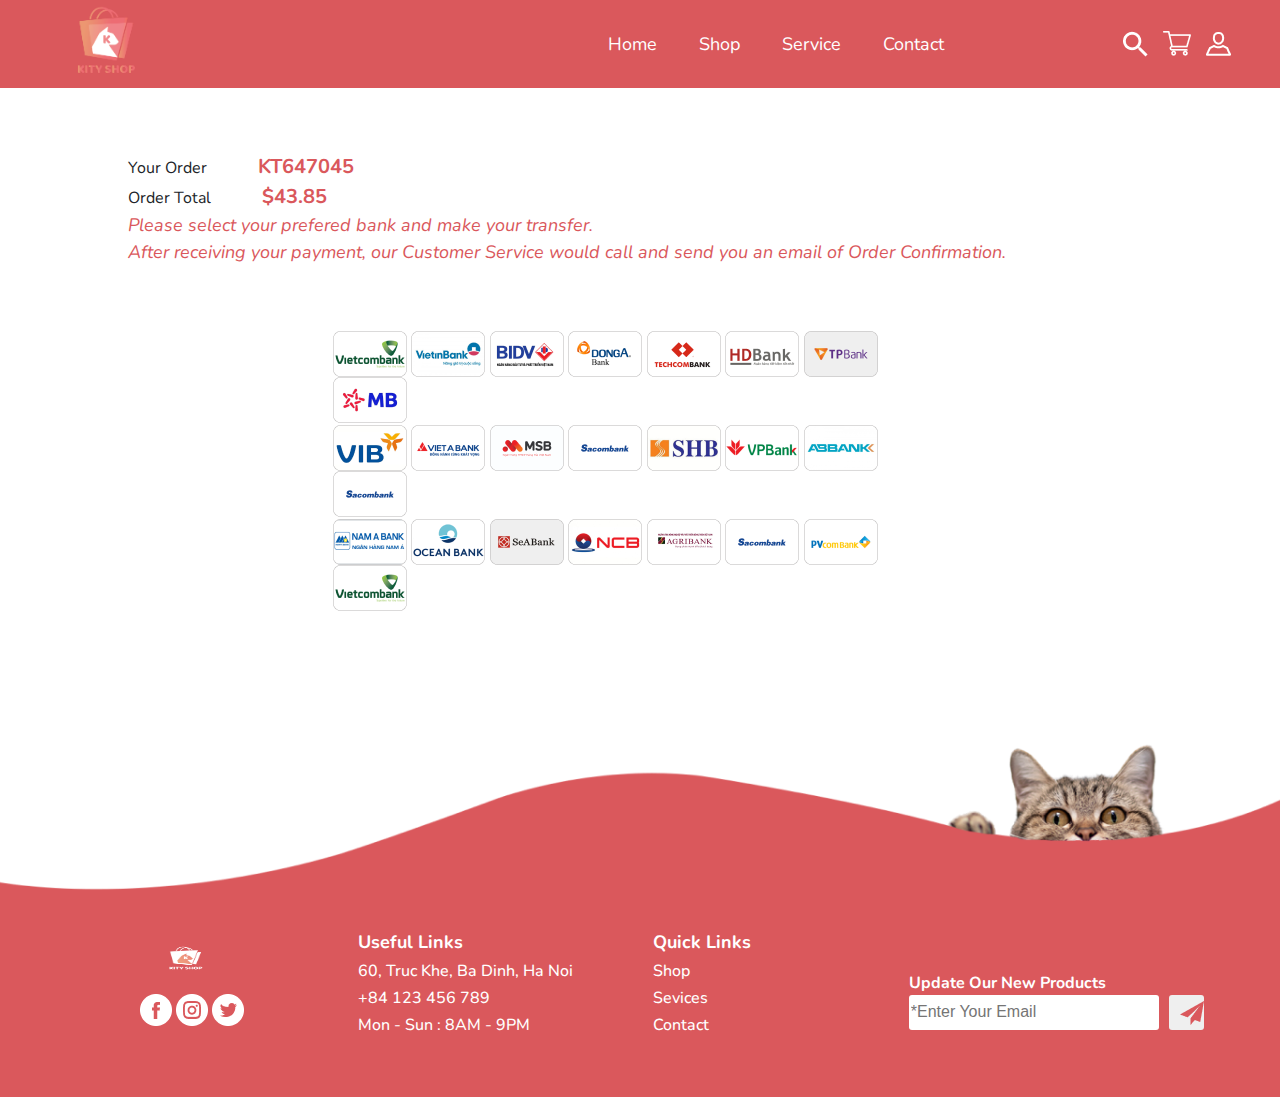
<file: frame10.html>
<!doctype html>
<html lang="en">

<head>
    <title>Frame 10</title>
    <!-- Required meta tags -->
    <meta charset="utf-8">
    <meta name="viewport" content="width=device-width, initial-scale=1, shrink-to-fit=no">

    <!-- Bootstrap CSS -->
    <link rel="stylesheet" href="https://stackpath.bootstrapcdn.com/bootstrap/4.3.1/css/bootstrap.min.css" integrity="sha384-ggOyR0iXCbMQv3Xipma34MD+dH/1fQ784/j6cY/iJTQUOhcWr7x9JvoRxT2MZw1T" crossorigin="anonymous">
    <link href="https://fonts.googleapis.com/css2?family=Nunito&display=swap" rel="stylesheet">
    <link href="https://fonts.googleapis.com/css2?family=Bebas+Neue&display=swap" rel="stylesheet">

    <!-- font awesome -->
    <link rel="stylesheet" href="https://cdnjs.cloudflare.com/ajax/libs/font-awesome/4.7.0/css/font-awesome.min.css">

    <link rel="stylesheet" href="./style/frame10/style.css">
</head>

<body>
    <header>
        <div class="menu">
            <img src="./public/image/logo-final.png" alt="" class="logo">
            <div class="menu-giua">
                <a href="#" class="layer1">
                    <i class="fa fa-bars"></i>
                </a>
                <div class="menu-cap">
                    <a href="#">Home</a>
                    <a href="#">Shop</a>
                    <a href="#">Service</a>
                    <a href="#">Contact</a>
                </div>
            </div>

            <div class="menu-phai">
                <a href="#"><img src="./public/icons/search.png" alt=""></i>
                </a>
                <a href="#"><img src="./public/icons/shopping.png" alt=""></a>
                <a href="#"><img src="./public/icons/user.png" alt=""></a>
            </div>
        </div>
    </header>

    <div class="form-order">
        <span>Your Order<b>KT647045</b></span>
        <span>Order Total<b>$43.85</b></span>
        <i>Please select your prefered bank and make your transfer.<br>After receiving your payment, our Customer Service would call and send you an email of Order Confirmation.</i>
    </div>

    <div class="card-icon">
        <div class="card-d-1">
            <a href="#">
                <img src="./public/image/frame/frame10/vcb-icon.png" alt="vcb">
            </a>
            <a href="#">
                <img src="./public/image/frame/frame10/vtb-icon.png" alt="vcb">
            </a>
            <a href="#">
                <img src="./public/image/frame/frame10/bidv-icon.png" alt="vcb">
            </a>
            <a href="#">
                <img src="./public/image/frame/frame10/donga-icon.png" alt="vcb">
            </a>
            <a href="#">
                <img src="./public/image/frame/frame10/tcb-icon.png" alt="vcb">
            </a>
            <a href="#">
                <img src="./public/image/frame/frame10/hdbank.png" alt="vcb">
            </a>
            <a href="#">
                <img src="./public/image/frame/frame10/tpb-icon.png" alt="vcb">
            </a>
            <a href="#">
                <img src="./public/image/frame/frame10/mb-icon.png" alt="vcb">
            </a>
        </div>
        <div class="card-d-1">
            <a href="#">
                <img src="./public/image/frame/frame10/vib-icon.png" alt="vcb">
            </a>
            <a href="#">
                <img src="./public/image/frame/frame10/vab-icon.png" alt="vcb">
            </a>
            <a href="#">
                <img src="./public/image/frame/frame10/msb.png" alt="vcb">
            </a>
            <a href="#">
                <img src="./public/image/frame/frame10/scb-icon.png" alt="vcb">
            </a>
            <a href="#">
                <img src="./public/image/frame/frame10/shb-icon.png" alt="vcb">
            </a>
            <a href="#">
                <img src="./public/image/frame/frame10/vpb-icon.png" alt="vcb">
            </a>
            <a href="#">
                <img src="./public/image/frame/frame10/abb-icon.png" alt="vcb">
            </a>
            <a href="#">
                <img src="./public/image/frame/frame10/scb-icon.png" alt="vcb">
            </a>
        </div>
        <div class="card-d-1">
            <a href="#">
                <img src="./public/image/frame/frame10/nab-icon.png" alt="vcb">
            </a>
            <a href="#">
                <img src="./public/image/frame/frame10/ocb-icon.png" alt="vcb">
            </a>
            <a href="#">
                <img src="./public/image/frame/frame10/sab-icon.png" alt="vcb">
            </a>
            <a href="#">
                <img src="./public/image/frame/frame10/ncb-icon.png" alt="vcb">
            </a>
            <a href="#">
                <img src="./public/image/frame/frame10/agb-icon.png" alt="vcb">
            </a>
            <a href="#">
                <img src="./public/image/frame/frame10/scb-icon.png" alt="vcb">
            </a>
            <a href="#">
                <img src="./public/image/frame/frame10/pvcb-icon.png" alt="vcb">
            </a>
            <a href="#">
                <img src="./public/image/frame/frame10/vcb-icon.png" alt="vcb">
            </a>
        </div>
    </div>

    <div class="row">
        <div class="col-sm-1 col-lg-1 col-md-1">

        </div>
        <div class="col-sm-1 col-lg-1 col-md-1"></div>
        <div class="col-sm-1 col-lg-1 col-md-1"></div>
    </div>

    <footer>
        <img src="./public/image/footer.png" class="bg" alt="">
        <div class="footer-logo">
            <div class="kity-shop">

                <div class="logo">
                    <img src="./public/image/logo-footer.png" alt="" srcset="">
                </div>

                <div class="icons">
                    <img src="./public/icons/GroupFB.png" alt="">
                    <img src="./public/icons/GroupCamera.png" alt="">
                    <img src="./public/icons/GroupTwiter.png" alt="">
                </div>
            </div>
            <div class="about-us">
                <h2 class="top">Useful Links</h2>
                <h3 class="text1">60, Truc Khe, Ba Dinh, Ha Noi</h3>
                <h3 class="text1">+84 123 456 789</h3>
                <h3 class="text1">Mon - Sun : 8AM - 9PM</h3>
            </div>
            <div class="quick-link">
                <h2 class="top">Quick Links</h2>
                <h3 class="text2">Shop</h3>
                <h3 class="text2">Sevices</h3>
                <h3 class="text2">Contact</h3>
            </div>
            <div class="update-our">
                <span>Update Our New Products</span>

                <div class="inp">
                    <div class="tex">
                        <input type="text" class="ft-inp" placeholder="*Enter Your Email">
                    </div>
                    <button class="bt"><img src="./public/icons/send 1.png" alt=""></button>
                </div>
            </div>
        </div>
    </footer>

    <!-- Optional JavaScript -->
    <!-- jQuery first, then Popper.js, then Bootstrap JS -->
    <script src="https://code.jquery.com/jquery-3.3.1.slim.min.js" integrity="sha384-q8i/X+965DzO0rT7abK41JStQIAqVgRVzpbzo5smXKp4YfRvH+8abtTE1Pi6jizo" crossorigin="anonymous"></script>
    <script src="https://cdnjs.cloudflare.com/ajax/libs/popper.js/1.14.7/umd/popper.min.js" integrity="sha384-UO2eT0CpHqdSJQ6hJty5KVphtPhzWj9WO1clHTMGa3JDZwrnQq4sF86dIHNDz0W1" crossorigin="anonymous"></script>
    <script src="https://stackpath.bootstrapcdn.com/bootstrap/4.3.1/js/bootstrap.min.js" integrity="sha384-JjSmVgyd0p3pXB1rRibZUAYoIIy6OrQ6VrjIEaFf/nJGzIxFDsf4x0xIM+B07jRM" crossorigin="anonymous"></script>
</body>

</html>
</file>
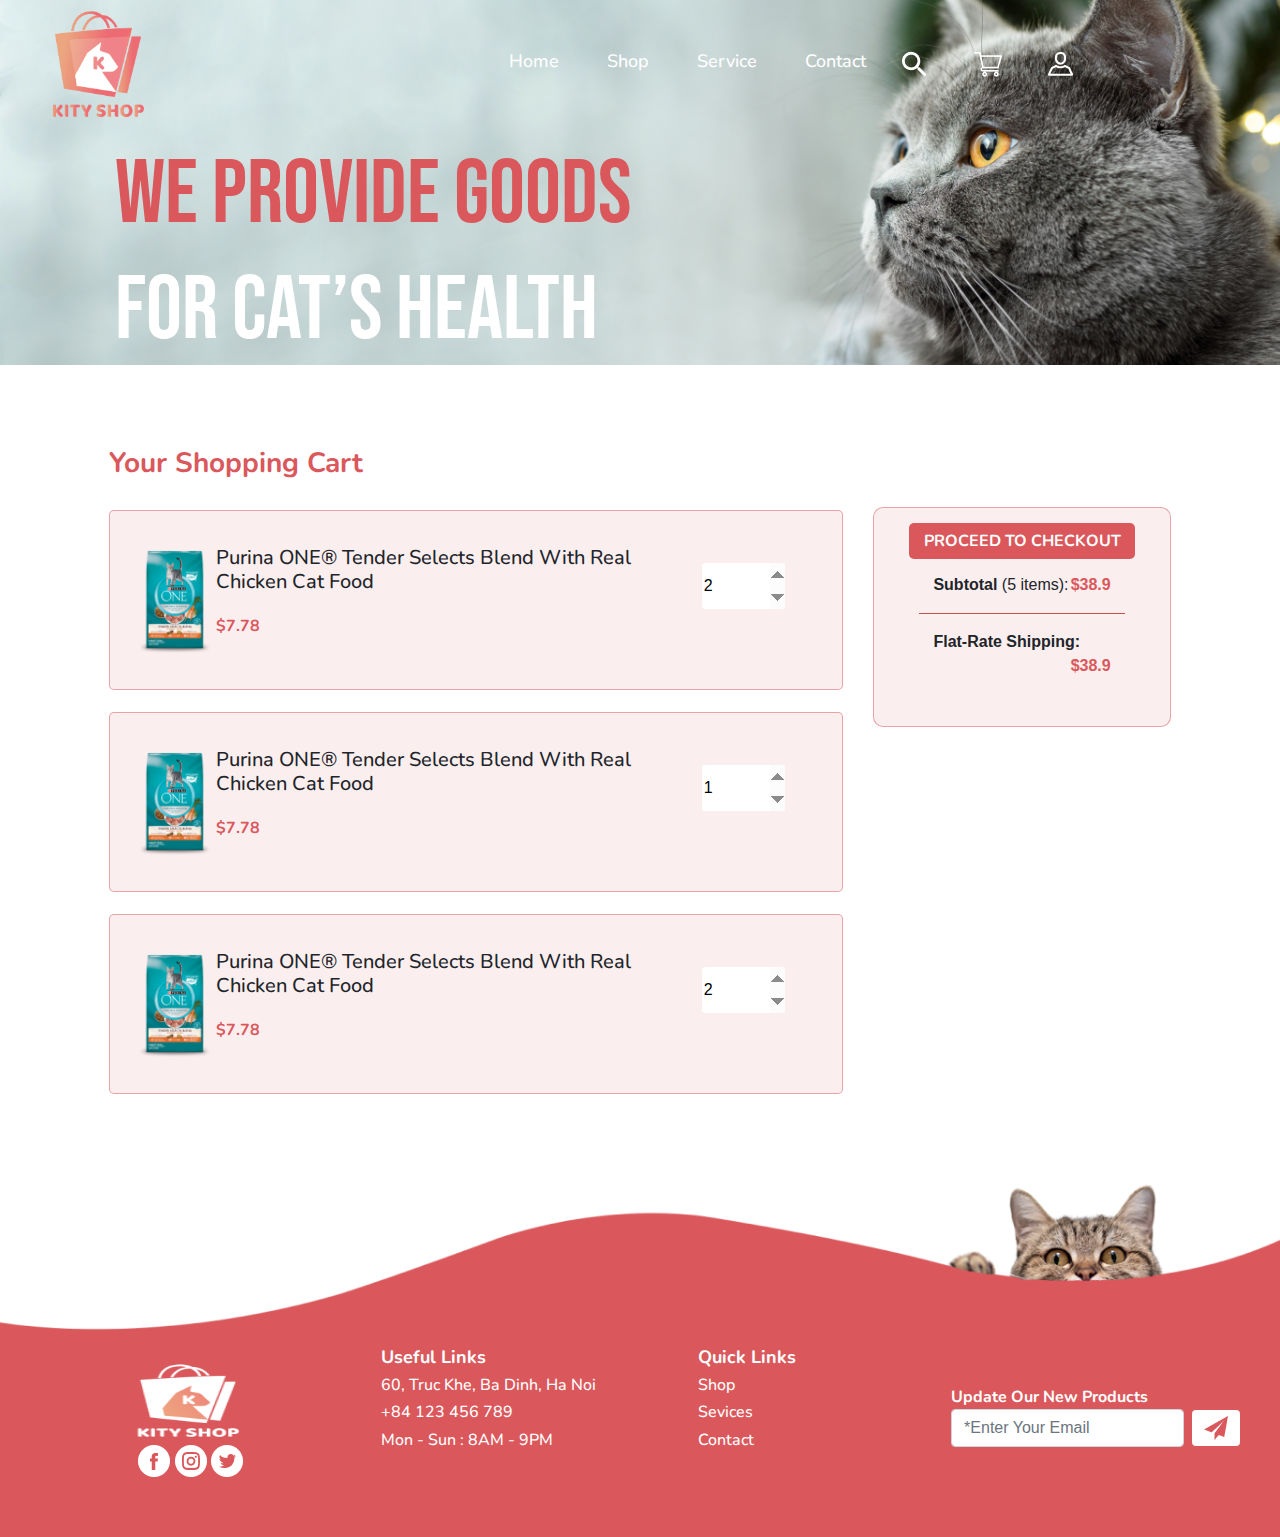
<file: frame6.html>
<!doctype html>
<html lang="en">

<head>
    <title>Frame</title>
    <!-- Required meta tags -->
    <meta charset="utf-8">
    <meta name="viewport" content="width=device-width, initial-scale=1, shrink-to-fit=no">

    <!-- Bootstrap CSS -->
    <link rel="stylesheet" href="https://stackpath.bootstrapcdn.com/bootstrap/4.3.1/css/bootstrap.min.css" integrity="sha384-ggOyR0iXCbMQv3Xipma34MD+dH/1fQ784/j6cY/iJTQUOhcWr7x9JvoRxT2MZw1T" crossorigin="anonymous">
    <link href="https://fonts.googleapis.com/css2?family=Nunito&display=swap" rel="stylesheet">
    <link href="https://fonts.googleapis.com/css2?family=Bebas+Neue&display=swap" rel="stylesheet">
    <link rel="stylesheet" href="./style/frame1/style.css">

    <link rel="stylesheet" href="./style/frame6/style.css">
</head>

<body>
    <header>
        <div class="menu">
            <img src="./public/image/logo-final.png" alt="" class="menu-logo">
            <div class="menu-between">
                <h3 class="between-child"><a href="./index.html">Home</a></h3>
                <h3 class="between-child"><a href="#">Shop</a></h3>
                <h3 class="between-child"><a href="#">Service</a></h3>
                <h3 class="between-child"><a href="#">Contact</a></h3>
            </div>
            <div class="menu-right">
                <a href="#"><img src="./public/icons/search.png" alt=""></i>
                </a>
                <a href="#"><img src="./public/icons/shopping.png" alt=""></a>
                <a href="#"><img src="./public/icons/user.png" alt=""></a>
            </div>
        </div>
        <h1 class="sendUs">WE PROVIDE GOODS</h1>
        <h2 class="yourRequest">FOR CAT’s HEALTH</h2>
    </header>

    <div class="row">
        <div class="col-sm-1 col-lg-1 col-md-1"></div>
        <div class="col-sm-7 col-lg-7 col-md-7">
            <div class="s-cat">
                <h3>Your Shopping Cart</h3>
                <div class="s-cart">
                    <img class="img-responsive" src="./public/image/frame/product.png" alt="">
                    <div class="between">
                        <h5>Purina ONE® Tender Selects Blend With Real Chicken Cat Food</h5>
                        <span>$7.78</span>
                    </div>
                    <div class="rg">
                        <input type="number" name="" id="" value="2">
                    </div>
                </div>
                <div class="s-cart">
                    <img class="img-responsive" src="./public/image/frame/product.png" alt="">
                    <div class="between">
                        <h5>Purina ONE® Tender Selects Blend With Real Chicken Cat Food</h5>
                        <span>$7.78</span>
                    </div>
                    <div class="rg">
                        <input type="number" name="" id="" value="1">
                    </div>
                </div>
                <div class="s-cart">
                    <img class="img-responsive" src="./public/image/frame/product.png" alt="">
                    <div class="between">
                        <h5>Purina ONE® Tender Selects Blend With Real Chicken Cat Food</h5>
                        <span>$7.78</span>
                    </div>
                    <div class="rg">
                        <input type="number" name="" id="" value="2">
                    </div>
                </div>
            </div>
        </div>
        <div class="col-sm-3 col-lg-3 col-md-3">
            <div class="checkou1t">
                <button>PROCEED TO CHECKOUT</button>
                <div class="total">
                    <b>Subtotal</b>
                    <span>(5 items):</span>
                    <span class="price">$38.9</span>
                </div>

                <hr>

                <div class="total">
                    <b>Flat-Rate Shipping:</b>
                    <span class="price">$38.9</span>
                </div>
            </div>
        </div>
        <div class="col-sm-1 col-lg-1 col-md-1"></div>
    </div>

    <footer>
        <img src="./public/image/footer.png" class="bg" alt="">
        <div class="footer-logo">
            <div class="kity-shop">
                <img src="./public/image/logo-footer.png" class="logo" alt="" srcset="">
                <div class="icons">
                    <img src="./public/icons/GroupFB.png" alt="">
                    <img src="./public/icons/GroupCamera.png" alt="">
                    <img src="./public/icons/GroupTwiter.png" alt="">
                </div>
            </div>
            <div class="about-us">
                <h2 class="top">Useful Links</h2>
                <h3 class="text1">60, Truc Khe, Ba Dinh, Ha Noi</h3>
                <h3 class="text1">+84 123 456 789</h3>
                <h3 class="text1">Mon - Sun : 8AM - 9PM</h3>
            </div>
            <div class="quick-link">
                <h2 class="top">Quick Links</h2>
                <h3 class="text2">Shop</h3>
                <h3 class="text2">Sevices</h3>
                <h3 class="text2">Contact</h3>
            </div>
            <div class="update-our">
                <span>Update Our New Products</span>
                <div class="text-input">

                    <form class="form-inline">
                        <label class="sr-only" for="inlineFormInputName2">Name</label>
                        <input type="text" class="form-control mb-2 mr-sm-2" id="inlineFormInputName2" placeholder="*Enter Your Email">
                        <label class="sr-only" for="inlineFormInputGroupUsername2">Username</label>
                        <button type="submit" class="btn btn-primary mb-2" style="background-color: white; border: none;"><img src="./public/icons/send 1.png" alt=""></button>
                    </form>
                </div>
            </div>
        </div>
    </footer>

    <!-- Optional JavaScript -->
    <!-- jQuery first, then Popper.js, then Bootstrap JS -->
    <script src="https://code.jquery.com/jquery-3.3.1.slim.min.js" integrity="sha384-q8i/X+965DzO0rT7abK41JStQIAqVgRVzpbzo5smXKp4YfRvH+8abtTE1Pi6jizo" crossorigin="anonymous"></script>
    <script src="https://cdnjs.cloudflare.com/ajax/libs/popper.js/1.14.7/umd/popper.min.js" integrity="sha384-UO2eT0CpHqdSJQ6hJty5KVphtPhzWj9WO1clHTMGa3JDZwrnQq4sF86dIHNDz0W1" crossorigin="anonymous"></script>
    <script src="https://stackpath.bootstrapcdn.com/bootstrap/4.3.1/js/bootstrap.min.js" integrity="sha384-JjSmVgyd0p3pXB1rRibZUAYoIIy6OrQ6VrjIEaFf/nJGzIxFDsf4x0xIM+B07jRM" crossorigin="anonymous"></script>
</body>

</html>
</file>
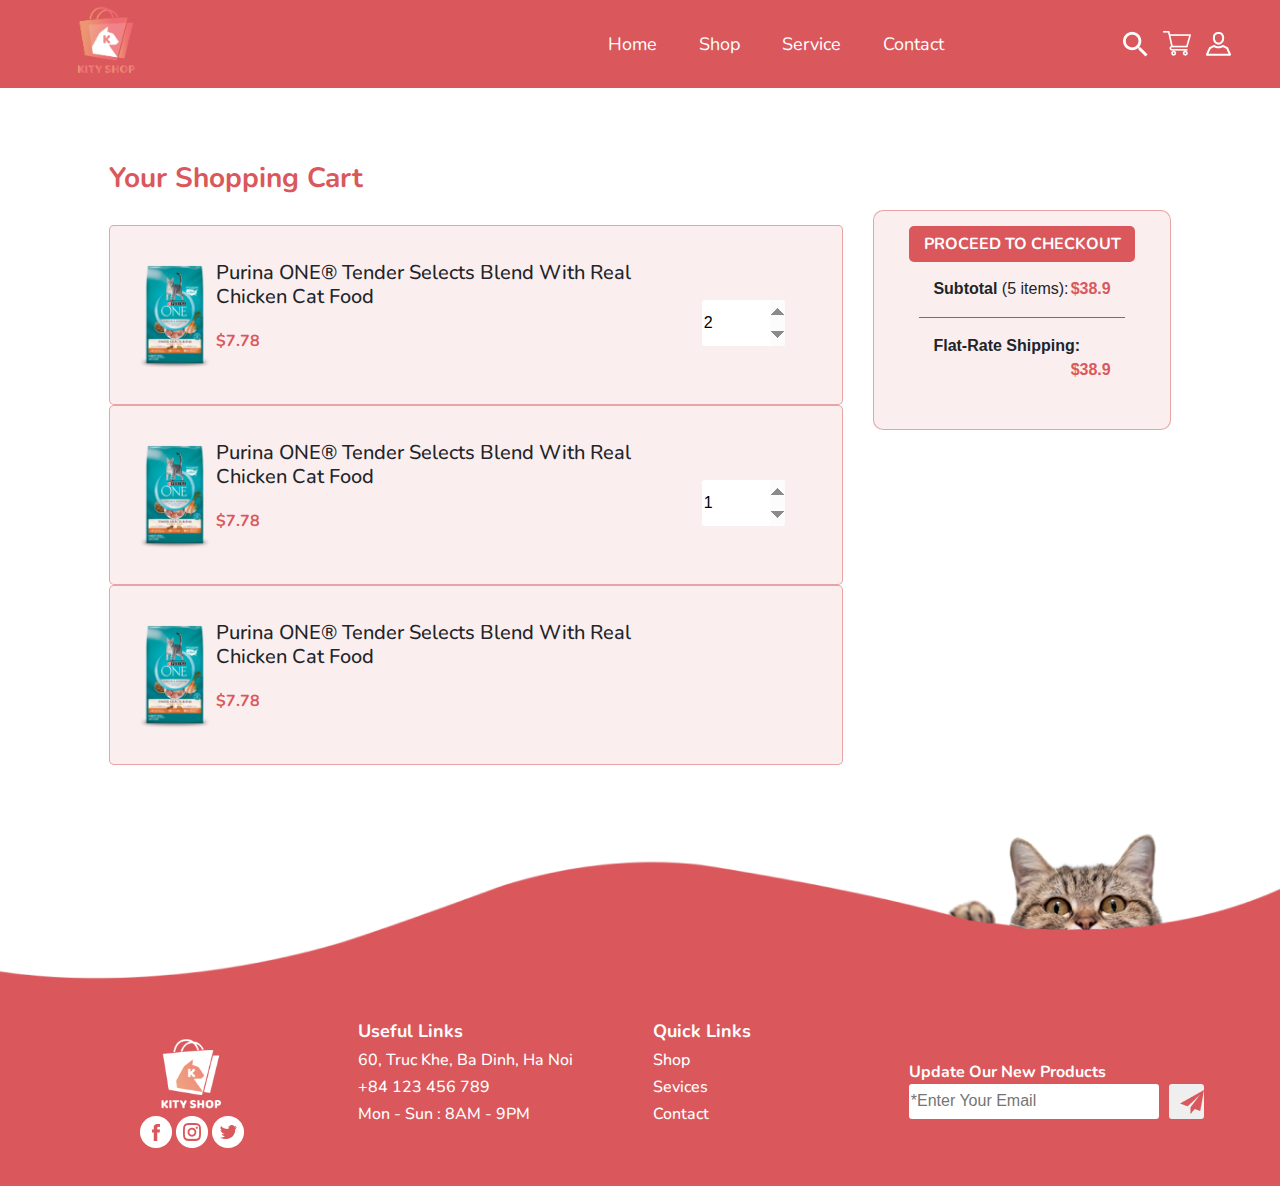
<file: frame7.html>
<!doctype html>
<html lang="en">

<head>
    <title>Frame 7</title>
    <!-- Required meta tags -->
    <meta charset="utf-8">
    <meta name="viewport" content="width=device-width, initial-scale=1, shrink-to-fit=no">

    <!-- Bootstrap CSS -->
    <link rel="stylesheet" href="https://stackpath.bootstrapcdn.com/bootstrap/4.3.1/css/bootstrap.min.css" integrity="sha384-ggOyR0iXCbMQv3Xipma34MD+dH/1fQ784/j6cY/iJTQUOhcWr7x9JvoRxT2MZw1T" crossorigin="anonymous">
    <link href="https://fonts.googleapis.com/css2?family=Nunito&display=swap" rel="stylesheet">
    <link href="https://fonts.googleapis.com/css2?family=Bebas+Neue&display=swap" rel="stylesheet">

    <!-- font awesome -->
    <link rel="stylesheet" href="https://cdnjs.cloudflare.com/ajax/libs/font-awesome/4.7.0/css/font-awesome.min.css">

    <link rel="stylesheet" href="./style/frame7/style.css">
</head>

<body>
    <header>
        <div class="menu">
            <img src="./public/image/logo-final.png" alt="" class="logo">
            <div class="menu-giua">
                <a href="#" class="layer1">
                    <i class="fa fa-bars"></i>
                </a>
                <div class="menu-cap">
                    <a href="#">Home</a>
                    <a href="#">Shop</a>
                    <a href="#">Service</a>
                    <a href="#">Contact</a>
                </div>
            </div>

            <div class="menu-phai">
                <a href="#"><img src="./public/icons/search.png" alt=""></i>
                </a>
                <a href="#"><img src="./public/icons/shopping.png" alt=""></a>
                <a href="#"><img src="./public/icons/user.png" alt=""></a>
            </div>
        </div>
    </header>

    <div class="row ckrow">
        <div class="col-lg-1 col-md-1"></div>
        <div class="col-lg-7 col-md-7">
            <div class="s-cat">
                <h3>Your Shopping Cart</h3>
                <div class="s-cart">
                    <img class="img-responsive" src="./public/image/frame/product.png" alt="">
                    <div class="between">
                        <h5>Purina ONE® Tender Selects Blend With Real Chicken Cat Food</h5>
                        <span>$7.78</span>
                    </div>
                    <div class="rg">
                        <input type="number" name="" id="" value="2">
                    </div>
                </div>
                <div class="s-cart">
                    <img class="img-responsive" src="./public/image/frame/product.png" alt="">
                    <div class="between">
                        <h5>Purina ONE® Tender Selects Blend With Real Chicken Cat Food</h5>
                        <span>$7.78</span>
                    </div>
                    <div class="rg">
                        <input type="number" name="" id="" value="1">
                    </div>
                </div>
                <div class="s-cart">
                    <img class="img-responsive" src="./public/image/frame/product.png" alt="">
                    <div class="between">
                        <h5>Purina ONE® Tender Selects Blend With Real Chicken Cat Food</h5>
                        <span>$7.78</span>
                    </div>
                    <div class="rg">
                        <insput type="number" name="" id="" value="2">
                    </div>
                </div>
            </div>
        </div>
        <div class="col-sm-9 col-lg-3 col-md-3 ck1">
            <div class="checkou1t">
                <button>PROCEED TO CHECKOUT</button>
                <div class="total">
                    <b>Subtotal</b>
                    <span>(5 items):</span>
                    <span class="price">$38.9</span>
                </div>

                <hr>

                <div class="total">
                    <b>Flat-Rate Shipping:</b>
                    <span class="price">$38.9</span>
                </div>
            </div>
        </div>
        <div class="col-lg-1 col-md-1"></div>
    </div>

    <footer>
        <img src="./public/image/footer.png" class="bg" alt="">
        <div class="footer-logo">
            <div class="kity-shop">

                <div class="logo">
                    <img src="./public/image/logo-footer.png" alt="" srcset="">
                </div>

                <div class="icons">
                    <img src="./public/icons/GroupFB.png" alt="">
                    <img src="./public/icons/GroupCamera.png" alt="">
                    <img src="./public/icons/GroupTwiter.png" alt="">
                </div>
            </div>
            <div class="about-us">
                <h2 class="top">Useful Links</h2>
                <h3 class="text1">60, Truc Khe, Ba Dinh, Ha Noi</h3>
                <h3 class="text1">+84 123 456 789</h3>
                <h3 class="text1">Mon - Sun : 8AM - 9PM</h3>
            </div>
            <div class="quick-link">
                <h2 class="top">Quick Links</h2>
                <h3 class="text2">Shop</h3>
                <h3 class="text2">Sevices</h3>
                <h3 class="text2">Contact</h3>
            </div>
            <div class="update-our">
                <span>Update Our New Products</span>

                <div class="inp">
                    <div class="tex">
                        <input type="text" class="ft-inp" placeholder="*Enter Your Email">
                    </div>
                    <button class="bt"><img src="./public/icons/send 1.png" alt=""></button>
                </div>
            </div>
        </div>
    </footer>

    <!-- Optional JavaScript -->
    <!-- jQuery first, then Popper.js, then Bootstrap JS -->
    <script src="https://code.jquery.com/jquery-3.3.1.slim.min.js" integrity="sha384-q8i/X+965DzO0rT7abK41JStQIAqVgRVzpbzo5smXKp4YfRvH+8abtTE1Pi6jizo" crossorigin="anonymous"></script>
    <script src="https://cdnjs.cloudflare.com/ajax/libs/popper.js/1.14.7/umd/popper.min.js" integrity="sha384-UO2eT0CpHqdSJQ6hJty5KVphtPhzWj9WO1clHTMGa3JDZwrnQq4sF86dIHNDz0W1" crossorigin="anonymous"></script>
    <script src="https://stackpath.bootstrapcdn.com/bootstrap/4.3.1/js/bootstrap.min.js" integrity="sha384-JjSmVgyd0p3pXB1rRibZUAYoIIy6OrQ6VrjIEaFf/nJGzIxFDsf4x0xIM+B07jRM" crossorigin="anonymous"></script>
</body>

</html>
</file>
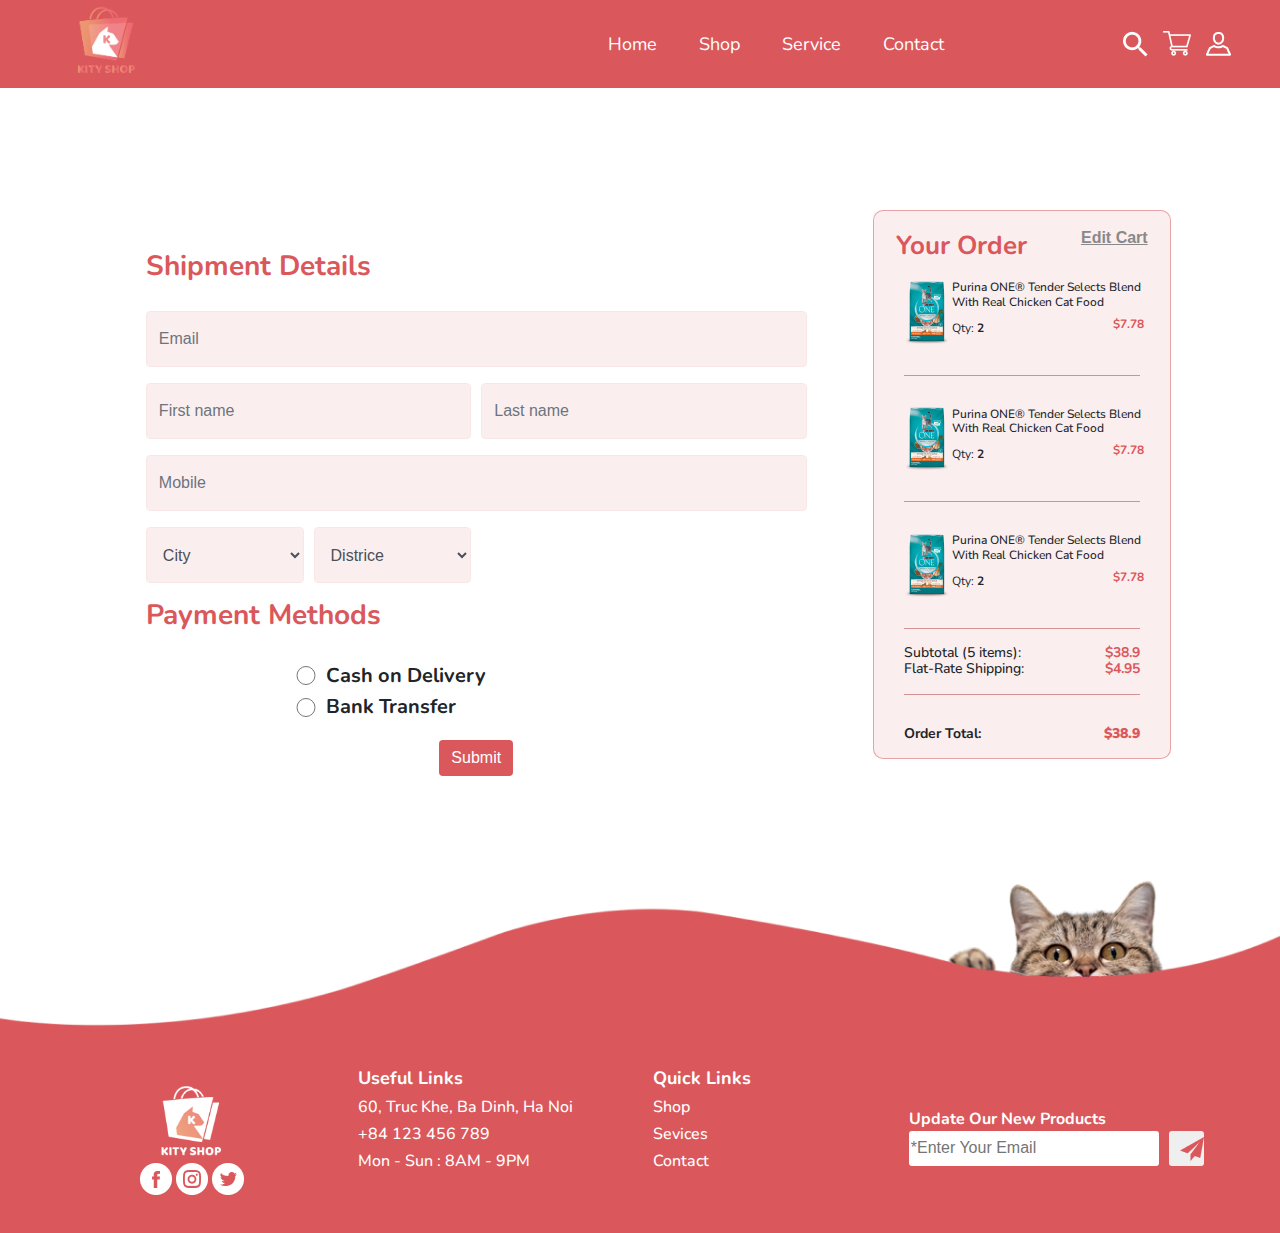
<file: frame8.html>
<!doctype html>
<html lang="en">

<head>
    <title>Frame 8</title>
    <!-- Required meta tags -->
    <meta charset="utf-8">
    <meta name="viewport" content="width=device-width, initial-scale=1, shrink-to-fit=no">

    <!-- Bootstrap CSS -->
    <link rel="stylesheet" href="https://stackpath.bootstrapcdn.com/bootstrap/4.3.1/css/bootstrap.min.css" integrity="sha384-ggOyR0iXCbMQv3Xipma34MD+dH/1fQ784/j6cY/iJTQUOhcWr7x9JvoRxT2MZw1T" crossorigin="anonymous">
    <link href="https://fonts.googleapis.com/css2?family=Nunito&display=swap" rel="stylesheet">
    <link href="https://fonts.googleapis.com/css2?family=Bebas+Neue&display=swap" rel="stylesheet">

    <!-- font awesome -->
    <link rel="stylesheet" href="https://cdnjs.cloudflare.com/ajax/libs/font-awesome/4.7.0/css/font-awesome.min.css">

    <link rel="stylesheet" href="./style/frame8/style.css">
</head>

<body>
    <header>
        <div class="menu">
            <img src="./public/image/logo-final.png" alt="" class="logo">
            <div class="menu-giua">
                <a href="#" class="layer1">
                    <i class="fa fa-bars"></i>
                </a>
                <div class="menu-cap">
                    <a href="#">Home</a>
                    <a href="#">Shop</a>
                    <a href="#">Service</a>
                    <a href="#">Contact</a>
                </div>
            </div>

            <div class="menu-phai">
                <a href="#"><img src="./public/icons/search.png" alt=""></i>
                </a>
                <a href="#"><img src="./public/icons/shopping.png" alt=""></a>
                <a href="#"><img src="./public/icons/user.png" alt=""></a>
            </div>
        </div>
    </header>

    <div class="row ck1">
        <div class="col-lg-1 col-md-1"></div>
        <div class="col-sm-12 col-lg-7 col-md-7 ">
            <div class="s-cat">
                <h3>Shipment Details</h3>
                <form>
                    <div class="form-group">
                        <!-- <label for="inputAddress">Address</label> -->
                        <input type="text" class="form-control" id="inputAddress" placeholder="Email" style="height: 56px; background-color: #fbeeef; border: 1px solid #f9e7e7;">
                    </div>

                    <div class="form-row">
                        <div class="form-group col-md-6">
                            <!-- <label for="inputEmail4">Email</label> -->
                            <input type="email" class="form-control" id="inputEmail4" placeholder="First name" style="height: 56px; background-color: #fbeeef; border: 1px solid #f9e7e7;">
                        </div>
                        <div class="form-group col-md-6">
                            <!-- <label for="inputPassword4">Password</label> -->
                            <input type="password" class="form-control" id="inputPassword4" placeholder="Last name" style="height: 56px; background-color: #fbeeef; border: 1px solid #f9e7e7;">
                        </div>
                    </div>

                    <div class="form-group">
                        <!-- <label for="inputAddress2">Address 2</label> -->
                        <input type="text" class="form-control" id="inputAddress2" placeholder="Mobile" style="height: 56px; background-color: #fbeeef; border: 1px solid #f9e7e7;">
                    </div>

                    <div class="form-row">
                        <div class="form-group col-md-3">
                            <select id="inputState" class="form-control" style="height: 56px; background-color: #fbeeef; border: 1px solid #f9e7e7;">
                              <option selected>City</option>
                              <option>...</option>
                            </select>
                        </div>

                        <div class="form-group col-md-3">
                            <select id="inputState" class="form-control" style="height: 56px; background-color: #fbeeef; border: 1px solid #f9e7e7;">
                              <option selected>Districe</option>
                              <option>...</option>
                            </select>
                        </div>
                    </div>
                    <h3>Payment Methods</h3>
                    <div class="form-group">
                        <div class="form-check form-check-inline pay-method">
                            <input class="form-check-input inp-pay" type="radio" name="inlineRadioOptions" id="inlineRadio1" value="option1">
                            <label class="form-check-label" for="inlineRadio1">Cash on Delivery</label>
                        </div>
                        <div class="form-check form-check-inline pay-method">
                            <input class="form-check-input inp-pay" type="radio" name="inlineRadioOptions" id="inlineRadio2" value="option2">
                            <label class="form-check-label" for="inlineRadio2">Bank Transfer</label>
                        </div>
                    </div>
                    <div class="row">
                        <div class="col">
                            <button type="submit" class="btn btn-primary  fl-centent" style="background-color: #DA585C; border: none;">Submit</button>
                        </div>
                    </div>
                </form>

            </div>
        </div>
        <div class="col-sm-12 col-lg-3 col-md-3">
            <div class="checkou1t">
                <div class="total">
                    <b>Your Order</b>
                    <a href="#" class="price">Edit Cart</a>
                </div>
                <div class="s-cart">
                    <img class="img-responsive" src="./public/image/frame/frame8/product.png" alt="">
                    <div class="between">
                        <h5>Purina ONE® Tender Selects Blend With Real Chicken Cat Food</h5>
                        <span class="qty">Qty: <b>2</b></span>
                        <span class="pri">$7.78</span>
                    </div>
                </div>
                <hr>
                <div class="s-cart">
                    <img class="img-responsive" src="./public/image/frame/frame8/product.png" alt="">
                    <div class="between">
                        <h5>Purina ONE® Tender Selects Blend With Real Chicken Cat Food</h5>
                        <span class="qty">Qty: </span><b>2</b>
                        <span class="pri">$7.78</span>
                    </div>
                </div>
                <hr>
                <div class="s-cart">
                    <img class="img-responsive" src="./public/image/frame/frame8/product.png" alt="">
                    <div class="between">
                        <h5>Purina ONE® Tender Selects Blend With Real Chicken Cat Food</h5>
                        <span class="qty">Qty: </span><b>2</b>
                        <span class="pri">$7.78</span>
                    </div>
                </div>
                <hr>
                <h5>Subtotal (5 items): <b>$38.9</b></h5>
                <h5>Flat-Rate Shipping: <b>$4.95</b></h5>
                <hr>

                <div class="order">
                    <h5>Order Total: <b>$38.9</b></h5>
                </div>
            </div>
        </div>
        <div class="col-lg-1 col-md-1"></div>
    </div>

    <footer>
        <img src="./public/image/footer.png" class="bg" alt="">
        <div class="footer-logo">
            <div class="kity-shop">

                <div class="logo">
                    <img src="./public/image/logo-footer.png" alt="" srcset="">
                </div>

                <div class="icons">
                    <img src="./public/icons/GroupFB.png" alt="">
                    <img src="./public/icons/GroupCamera.png" alt="">
                    <img src="./public/icons/GroupTwiter.png" alt="">
                </div>
            </div>
            <div class="about-us">
                <h2 class="top">Useful Links</h2>
                <h3 class="text1">60, Truc Khe, Ba Dinh, Ha Noi</h3>
                <h3 class="text1">+84 123 456 789</h3>
                <h3 class="text1">Mon - Sun : 8AM - 9PM</h3>
            </div>
            <div class="quick-link">
                <h2 class="top">Quick Links</h2>
                <h3 class="text2">Shop</h3>
                <h3 class="text2">Sevices</h3>
                <h3 class="text2">Contact</h3>
            </div>
            <div class="update-our">
                <span>Update Our New Products</span>

                <div class="inp">
                    <div class="tex">
                        <input type="text" class="ft-inp" placeholder="*Enter Your Email">
                    </div>
                    <button class="bt"><img src="./public/icons/send 1.png" alt=""></button>
                </div>
            </div>
        </div>
    </footer>

    <!-- Optional JavaScript -->
    <!-- jQuery first, then Popper.js, then Bootstrap JS -->
    <script src="https://code.jquery.com/jquery-3.3.1.slim.min.js" integrity="sha384-q8i/X+965DzO0rT7abK41JStQIAqVgRVzpbzo5smXKp4YfRvH+8abtTE1Pi6jizo" crossorigin="anonymous"></script>
    <script src="https://cdnjs.cloudflare.com/ajax/libs/popper.js/1.14.7/umd/popper.min.js" integrity="sha384-UO2eT0CpHqdSJQ6hJty5KVphtPhzWj9WO1clHTMGa3JDZwrnQq4sF86dIHNDz0W1" crossorigin="anonymous"></script>
    <script src="https://stackpath.bootstrapcdn.com/bootstrap/4.3.1/js/bootstrap.min.js" integrity="sha384-JjSmVgyd0p3pXB1rRibZUAYoIIy6OrQ6VrjIEaFf/nJGzIxFDsf4x0xIM+B07jRM" crossorigin="anonymous"></script>
</body>

</html>
</file>
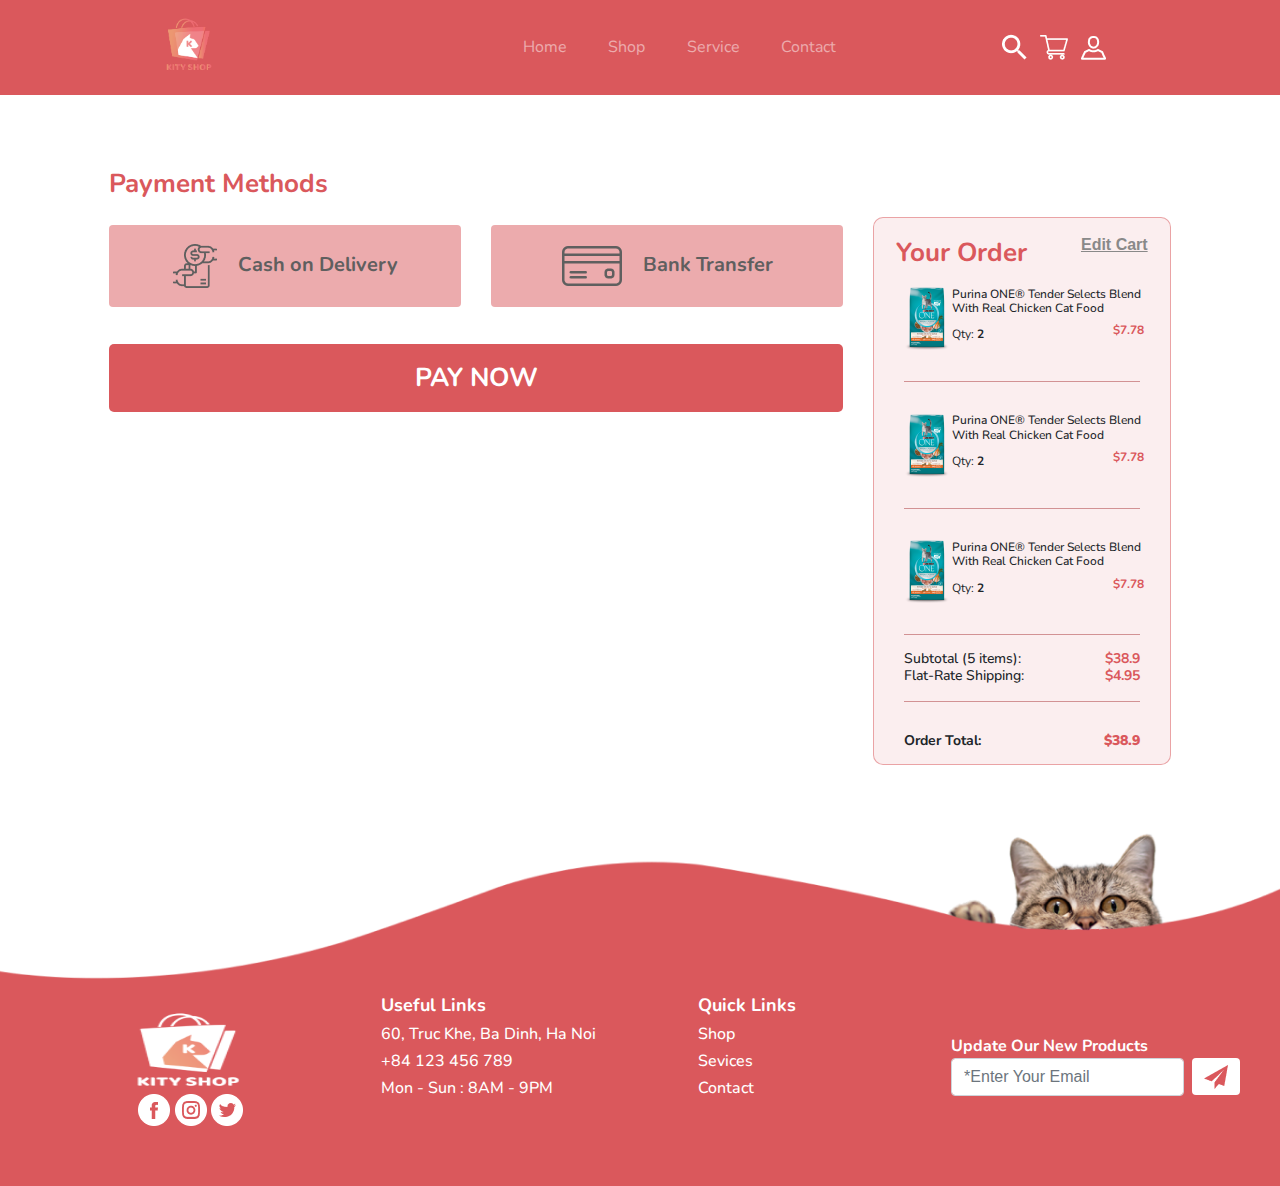
<file: frame9.html>
<!doctype html>
<html lang="en">

<head>
    <title>Frame 9</title>
    <!-- Required meta tags -->
    <meta charset="utf-8">
    <meta name="viewport" content="width=device-width, initial-scale=1, shrink-to-fit=no">

    <!-- Bootstrap CSS -->
    <link rel="stylesheet" href="https://stackpath.bootstrapcdn.com/bootstrap/4.3.1/css/bootstrap.min.css" integrity="sha384-ggOyR0iXCbMQv3Xipma34MD+dH/1fQ784/j6cY/iJTQUOhcWr7x9JvoRxT2MZw1T" crossorigin="anonymous">
    <link href="https://fonts.googleapis.com/css2?family=Nunito&display=swap" rel="stylesheet">
    <link href="https://fonts.googleapis.com/css2?family=Bebas+Neue&display=swap" rel="stylesheet">
    <link rel="stylesheet" href="./style/frame9/style.css">
</head>

<body>
    <nav class="navbar navbar-expand-sm navbar-dark" style="background-color: #da585c;">
        <a class="navbar-brand" href="#" style="
            margin-left: 10%;
            margin-right: 10%;
            width: 20%;">
            <img src="./public/image/logo-final.png" alt="" style="width: 40%; height: 40%;">
        </a>
        <button class="navbar-toggler d-lg-none" type="button" data-toggle="collapse" data-target="#collapsibleNavId" aria-controls="collapsibleNavId" aria-expanded="false" aria-label="Toggle navigation"></button>
        <div class="collapse navbar-collapse" id="collapsibleNavId">
            <ul class="navbar-nav mr-auto mt-2 mt-lg-0">
                <li class="nav-item hver">
                    <a class="nav-link" href="#">Home</a>
                </li>
                <li class="nav-item hver">
                    <a class="nav-link" href="#">Shop</a>
                </li>
                <li class="nav-item hver">
                    <a class="nav-link" href="#">Service</a>
                </li>
                <li class="nav-item hver">
                    <a class="nav-link" href="#">Contact</a>
                </li>
            </ul>
            <form class="form-inline my-2 my-lg-0" style="width: 35%;">
                <a href="#" class="pr"><img src="./public/icons/search.png" alt=""></i>
                </a>
                <a href="#" class="pr"><img src="./public/icons/shopping.png" alt=""></a>
                <a href="#" class="pr"><img src="./public/icons/user.png" alt=""></a>
            </form>
        </div>
    </nav>

    <div class="row">
        <div class="col-sm-1 col-lg-1 col-md-1"></div>
        <div class="col-sm-7 col-lg-7 col-md-7">
            <h3 class="h-3">Payment Methods</h3>
            <div class="row">
                <div class="col-lg-6 col-sm-6 col-md-6">
                    <button class="btn bn-btn">
                        <img src="./public/image/frame/frame9/cash-icon.png" alt="">
                        <b>Cash on Delivery</b>
                    </button>
                </div>
                <div class="col-lg-6 col-sm-6 col-md-6">
                    <button class="btn bn-btn">
                        <img src="./public/image/frame/frame9/bank-icon.png" alt="">
                        <b>Bank Transfer</b>
                    </button>
                </div>
            </div>
            <div class="row">
                <div class="col-lg-12 col-sm-12 col-md-12">
                    <Button class="r-btn">PAY NOW</Button>
                </div>
            </div>
        </div>
        <div class="col-sm-3 col-lg-3 col-md-3">
            <div class="checkou1t">
                <div class="total">
                    <b>Your Order</b>
                    <a href="#" class="price">Edit Cart</a>
                </div>
                <div class="s-cart">
                    <img class="img-responsive" src="./public/image/frame/frame8/product.png" alt="">
                    <div class="between">
                        <h5>Purina ONE® Tender Selects Blend With Real Chicken Cat Food</h5>
                        <span class="qty">Qty: <b>2</b></span>
                        <span class="pri">$7.78</span>
                    </div>
                </div>
                <hr>
                <div class="s-cart">
                    <img class="img-responsive" src="./public/image/frame/frame8/product.png" alt="">
                    <div class="between">
                        <h5>Purina ONE® Tender Selects Blend With Real Chicken Cat Food</h5>
                        <span class="qty">Qty: </span><b>2</b>
                        <span class="pri">$7.78</span>
                    </div>
                </div>
                <hr>
                <div class="s-cart">
                    <img class="img-responsive" src="./public/image/frame/frame8/product.png" alt="">
                    <div class="between">
                        <h5>Purina ONE® Tender Selects Blend With Real Chicken Cat Food</h5>
                        <span class="qty">Qty: </span><b>2</b>
                        <span class="pri">$7.78</span>
                    </div>
                </div>
                <hr>
                <h5>Subtotal (5 items): <b>$38.9</b></h5>
                <h5>Flat-Rate Shipping: <b>$4.95</b></h5>
                <hr>

                <div class="order">
                    <h5>Order Total: <b>$38.9</b></h5>
                </div>
            </div>
        </div>
        <div class="col-sm-1 col-lg-1 col-md-1"></div>
    </div>

    <footer>
        <img src="./public/image/footer.png" class="bg" alt="">
        <div class="footer-logo">
            <div class="kity-shop">
                <img src="./public/image/logo-footer.png" class="logo" alt="" srcset="">
                <div class="icons">
                    <img src="./public/icons/GroupFB.png" alt="">
                    <img src="./public/icons/GroupCamera.png" alt="">
                    <img src="./public/icons/GroupTwiter.png" alt="">
                </div>
            </div>
            <div class="about-us">
                <h2 class="top">Useful Links</h2>
                <h3 class="text1">60, Truc Khe, Ba Dinh, Ha Noi</h3>
                <h3 class="text1">+84 123 456 789</h3>
                <h3 class="text1">Mon - Sun : 8AM - 9PM</h3>
            </div>
            <div class="quick-link">
                <h2 class="top">Quick Links</h2>
                <h3 class="text2">Shop</h3>
                <h3 class="text2">Sevices</h3>
                <h3 class="text2">Contact</h3>
            </div>
            <div class="update-our">
                <span>Update Our New Products</span>
                <div class="text-input">

                    <form class="form-inline">
                        <label class="sr-only" for="inlineFormInputName2">Name</label>
                        <input type="text" class="form-control mb-2 mr-sm-2" id="inlineFormInputName2" placeholder="*Enter Your Email">
                        <label class="sr-only" for="inlineFormInputGroupUsername2">Username</label>
                        <button type="submit" class="btn btn-primary mb-2" style="background-color: white; border: none;"><img src="./public/icons/send 1.png" alt=""></button>
                    </form>
                </div>
            </div>
        </div>
    </footer>

    <!-- Optional JavaScript -->
    <!-- jQuery first, then Popper.js, then Bootstrap JS -->
    <script src="https://code.jquery.com/jquery-3.3.1.slim.min.js" integrity="sha384-q8i/X+965DzO0rT7abK41JStQIAqVgRVzpbzo5smXKp4YfRvH+8abtTE1Pi6jizo" crossorigin="anonymous"></script>
    <script src="https://cdnjs.cloudflare.com/ajax/libs/popper.js/1.14.7/umd/popper.min.js" integrity="sha384-UO2eT0CpHqdSJQ6hJty5KVphtPhzWj9WO1clHTMGa3JDZwrnQq4sF86dIHNDz0W1" crossorigin="anonymous"></script>
    <script src="https://stackpath.bootstrapcdn.com/bootstrap/4.3.1/js/bootstrap.min.js" integrity="sha384-JjSmVgyd0p3pXB1rRibZUAYoIIy6OrQ6VrjIEaFf/nJGzIxFDsf4x0xIM+B07jRM" crossorigin="anonymous"></script>
</body>

</html>
</file>
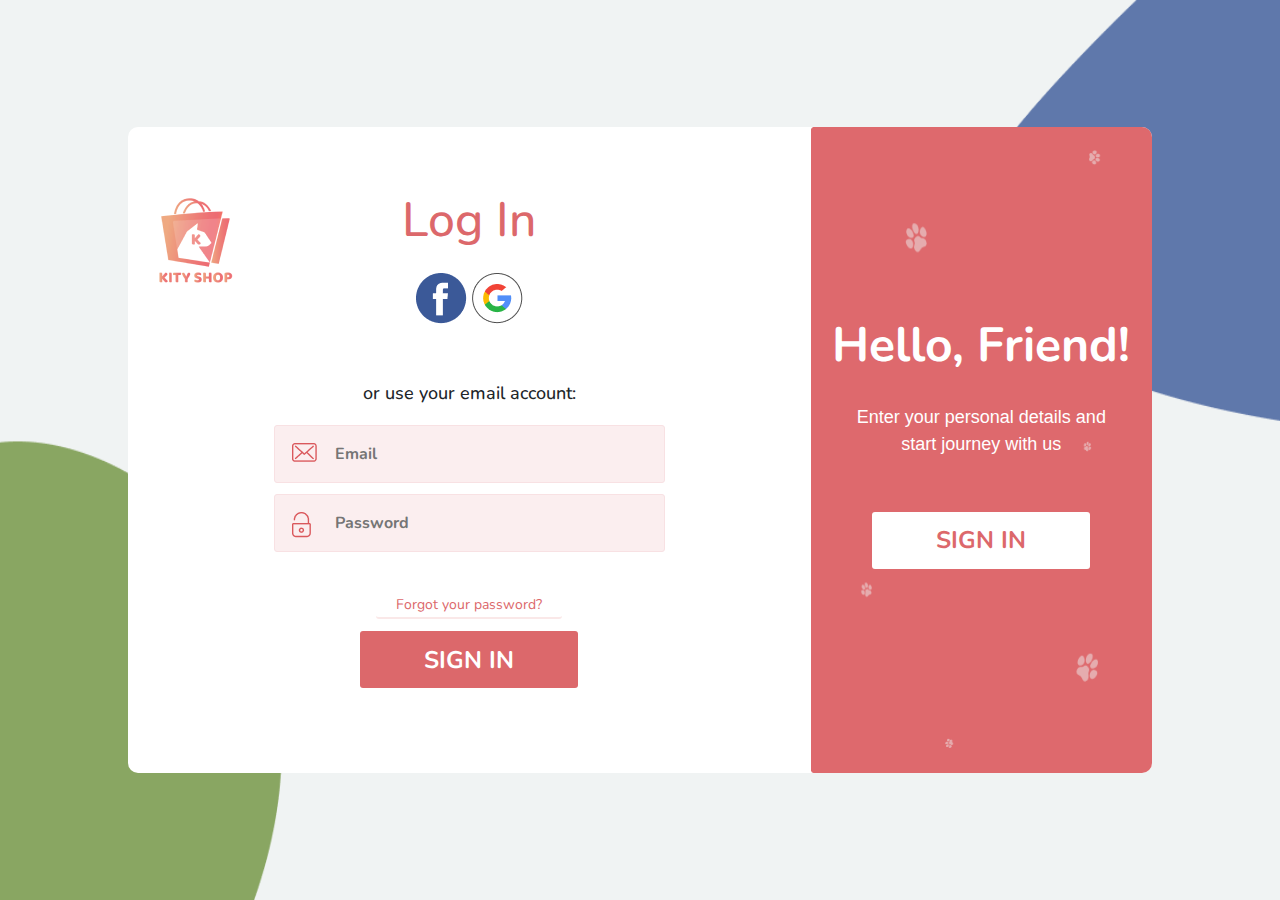
<file: login.html>
<!doctype html>
<html lang="en">

<head>
    <title>Login</title>
    <!-- Required meta tags -->
    <meta charset="utf-8">
    <meta name="viewport" content="width=device-width, initial-scale=1, shrink-to-fit=no">

    <!-- Bootstrap CSS -->
    <link rel="stylesheet" href="https://stackpath.bootstrapcdn.com/bootstrap/4.3.1/css/bootstrap.min.css" integrity="sha384-ggOyR0iXCbMQv3Xipma34MD+dH/1fQ784/j6cY/iJTQUOhcWr7x9JvoRxT2MZw1T" crossorigin="anonymous">
    <!-- font -->
    <link href="https://fonts.googleapis.com/css2?family=Nunito&display=swap" rel="stylesheet">

    <link rel="stylesheet" href="./style/login/style.css">
</head>

<body>
    <div class="_background">
        <div class="cont">
            <div class="row" style="width: 100%; margin-left: 0px; margin-right: 0px;">
                <div class="col-lg-8 col-sm-10 col-md-8">
                    <div class="login">
                        <img class="logo" src="./public/image/login/logo.png" alt="logo">
                        <div class="form-login">
                            <h3>Log In</h3>
                            <div class="icon">
                                <img src="./public/image/login/facebook-icon.png" alt="">
                                <img src="./public/image/login/google-icon.png" alt="">
                            </div>
                            <h5>or use your email account:</h5>
                            <div class="inp">
                                <img src="./public/image/login/message-icon.png" alt="">
                                <input type="text" placeholder="Email">
                            </div>
                            <div class="inp">
                                <img src="./public/image/login/block-icon.png">
                                <input type="text" placeholder="Password">
                            </div>
                            <button class="forgot-pass">Forgot your password?</button><br>
                            <button class="sign-in">SIGN IN</button>
                        </div>

                    </div>
                </div>
                <div class="col-lg-4 col-sm-10 col-md-4" style="padding-right: 0px; padding-left: 0px;">
                    <div class="hello">
                        <div class="_hello">
                            <h1>Hello, Friend!</h1>
                            <span>Enter your personal details and
                        <br>
                         start journey with us</span>
                            <button class="sign-in-hello">SIGN IN</button>
                        </div>
                    </div>
                </div>
            </div>



            <!-- Optional JavaScript -->
            <!-- jQuery first, then Popper.js, then Bootstrap JS -->
            <script src="https://code.jquery.com/jquery-3.3.1.slim.min.js" integrity="sha384-q8i/X+965DzO0rT7abK41JStQIAqVgRVzpbzo5smXKp4YfRvH+8abtTE1Pi6jizo" crossorigin="anonymous"></script>
            <script src="https://cdnjs.cloudflare.com/ajax/libs/popper.js/1.14.7/umd/popper.min.js" integrity="sha384-UO2eT0CpHqdSJQ6hJty5KVphtPhzWj9WO1clHTMGa3JDZwrnQq4sF86dIHNDz0W1" crossorigin="anonymous"></script>
            <script src="https://stackpath.bootstrapcdn.com/bootstrap/4.3.1/js/bootstrap.min.js" integrity="sha384-JjSmVgyd0p3pXB1rRibZUAYoIIy6OrQ6VrjIEaFf/nJGzIxFDsf4x0xIM+B07jRM" crossorigin="anonymous"></script>
</body>

</html>
</file>
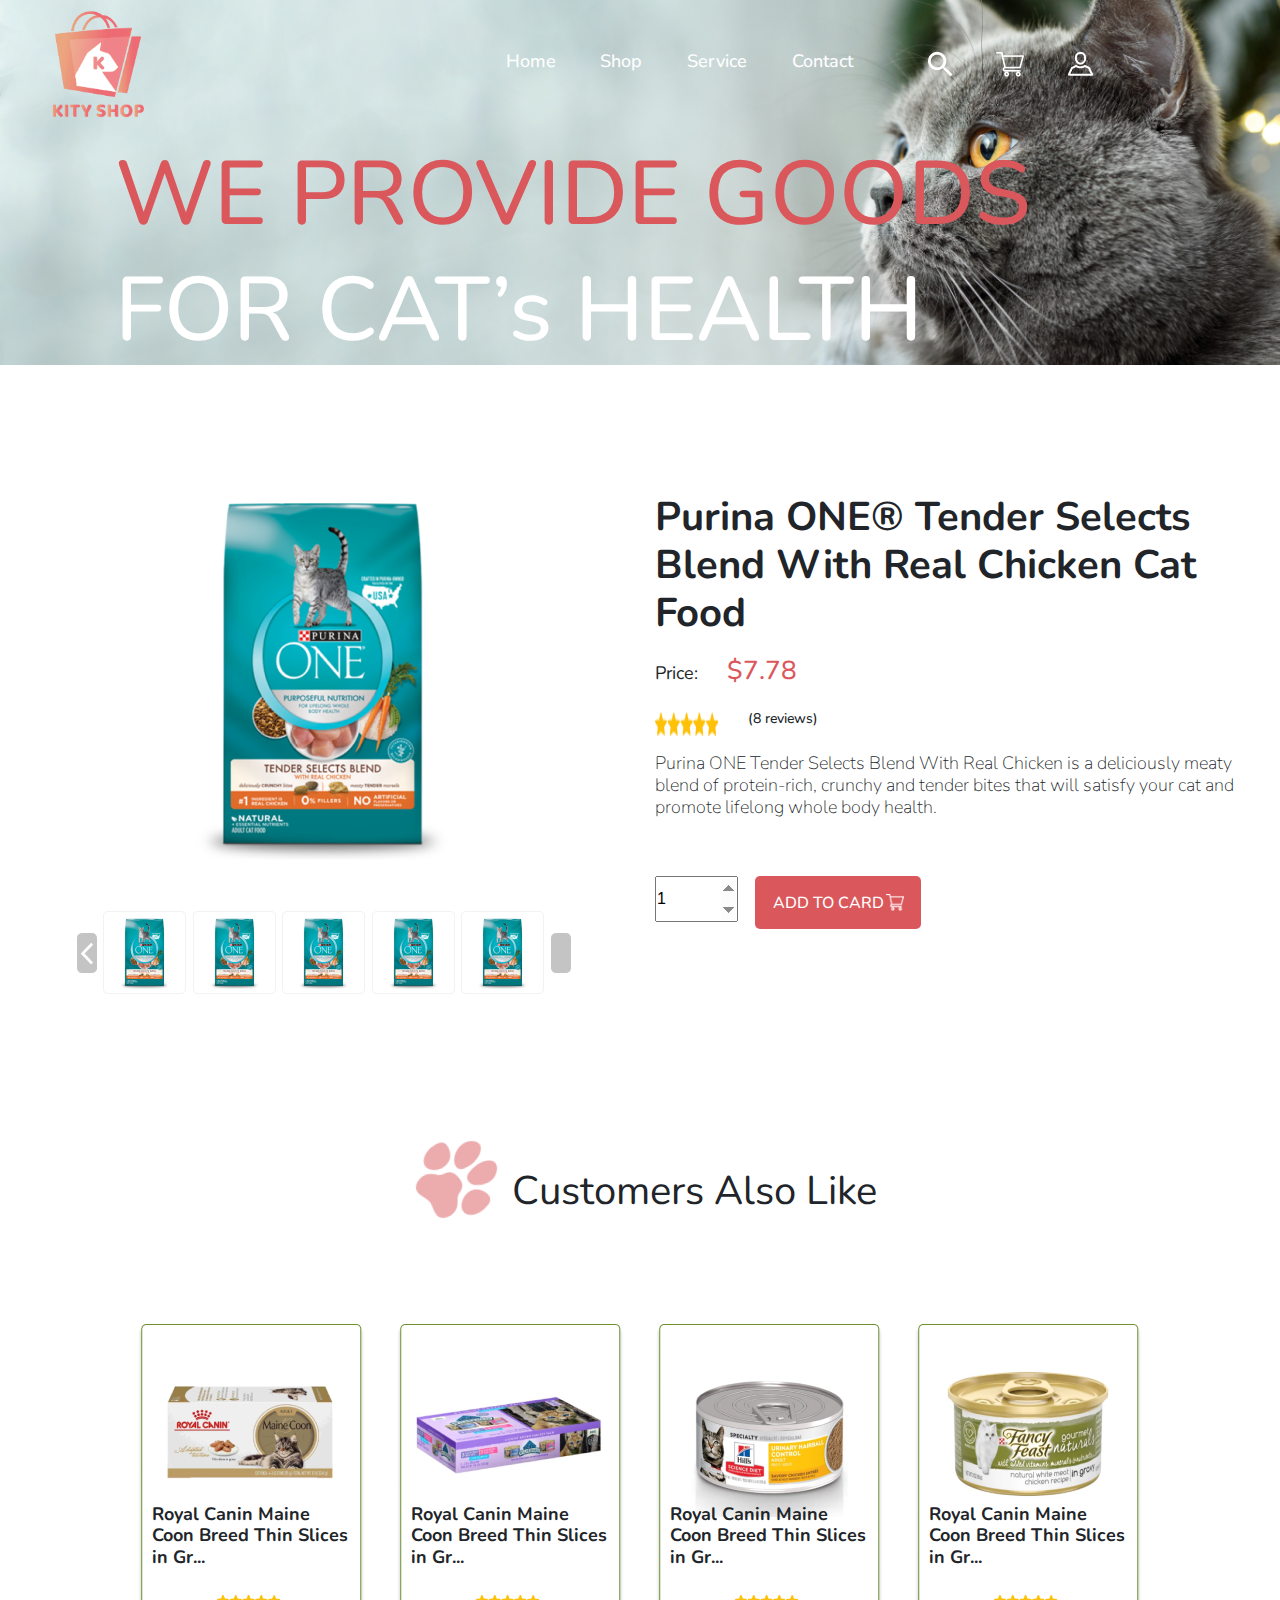
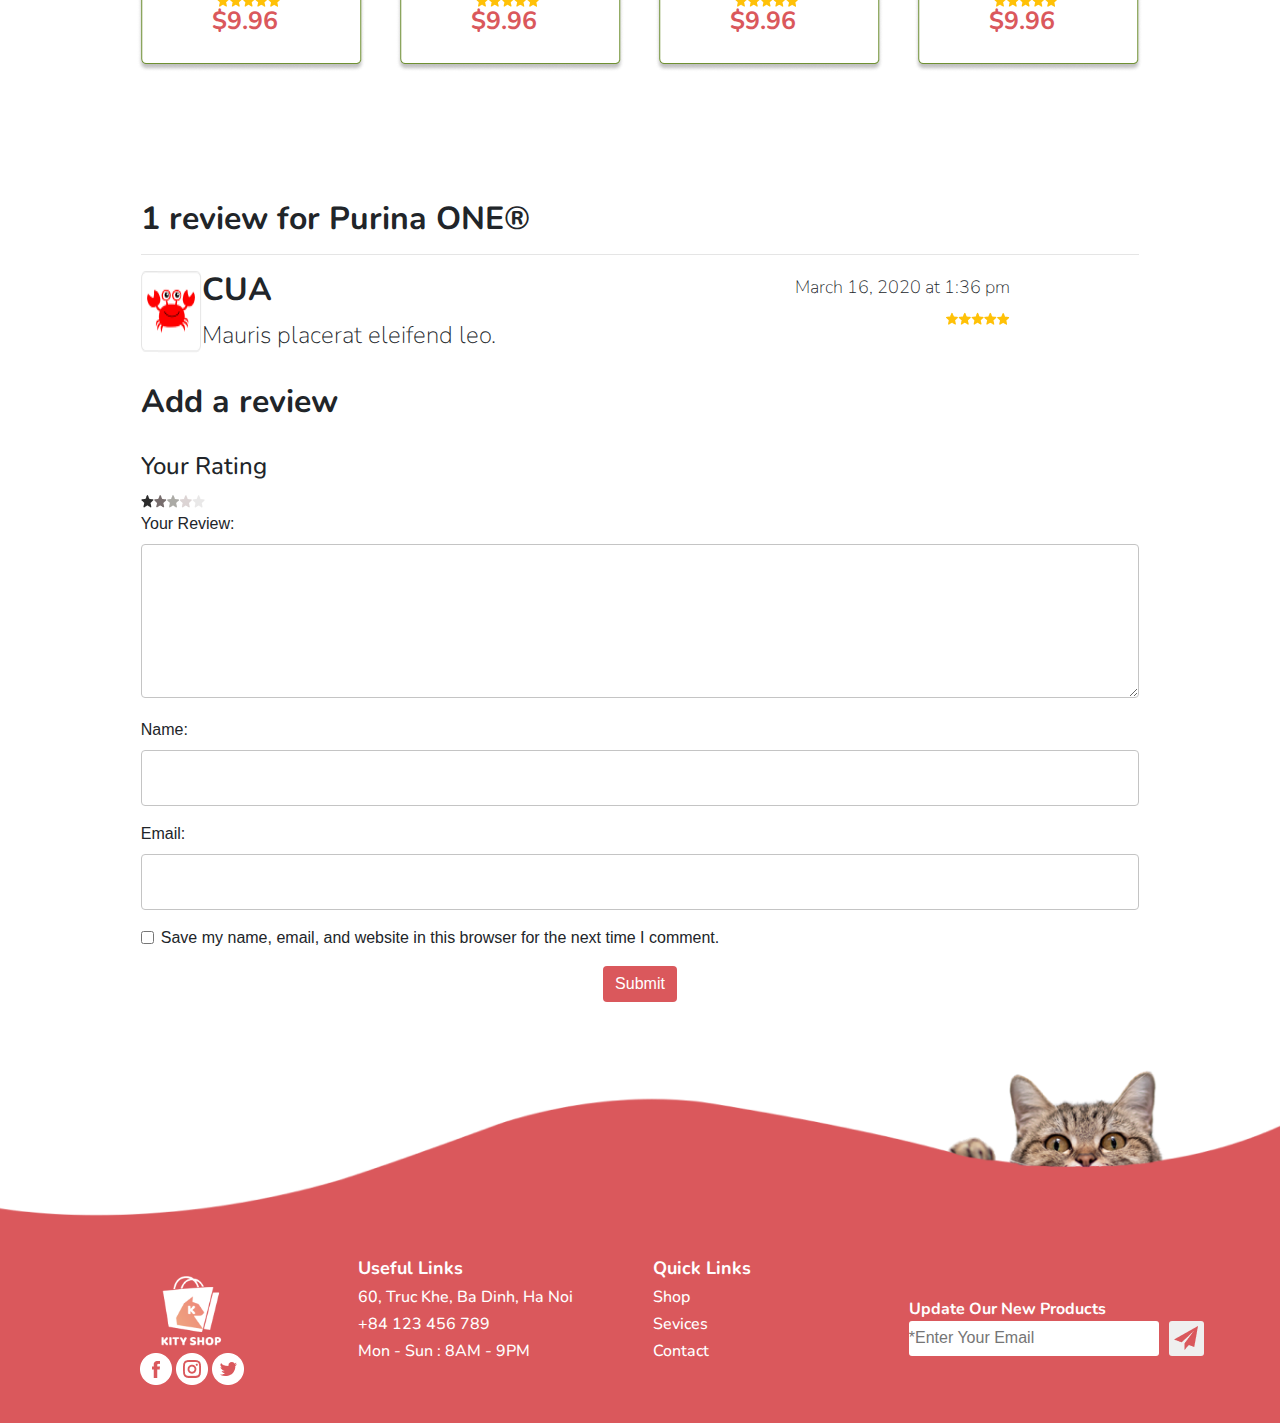
<file: product-detail.html>
<!DOCTYPE html>
<html lang="en">

<head>
    <meta charset="UTF-8">
    <meta name="viewport" content="width=device-width, initial-scale=1.0">
    <title>Product Detail</title>

    <link href="https://fonts.googleapis.com/css2?family=Nunito&display=swap" rel="stylesheet">
    <link href="https://fonts.googleapis.com/css2?family=Bebas+Neue&display=swap" rel="stylesheet">

    <link rel="stylesheet" href="https://cdnjs.cloudflare.com/ajax/libs/font-awesome/4.7.0/css/font-awesome.min.css">

    <!-- bootstrap -->
    <link rel="stylesheet" href="https://stackpath.bootstrapcdn.com/bootstrap/4.3.1/css/bootstrap.min.css" integrity="sha384-ggOyR0iXCbMQv3Xipma34MD+dH/1fQ784/j6cY/iJTQUOhcWr7x9JvoRxT2MZw1T" crossorigin="anonymous">

    <link rel="stylesheet" href="./style/product-detail/style.css">
</head>

<body>
    <header>
        <div class="menu">
            <img src="./public/image/logo-final.png" alt="" class="menu-logo">
            <div class="menu-between">
                <h3 class="between-child"><a href="./index.html">Home</a></h3>
                <h3 class="between-child"><a href="#">Shop</a></h3>
                <h3 class="between-child"><a href="#">Service</a></h3>
                <h3 class="between-child"><a href="#">Contact</a></h3>
            </div>

            <div class="_item">
                <a href="#" class="layer1">
                    <i class="fa fa-bars"></i>
                </a>
                <!-- Navigation links (hidden by default) -->
                <div class="layer2">
                    <ul>
                        <li><a href="#">Home</a></li>
                        <li><a href="#">Shop</a></li>
                        <li><a href="#">Service</a></li>
                        <li><a href="#">Contact</a></li>
                    </ul>
                </div>
            </div>

            <div class="menu-right">
                <a href="#"><img src="./public/icons/search.png" alt=""></i>
                </a>
                <a href="#"><img src="./public/icons/shopping.png" alt=""></a>
                <a href="#"><img src="./public/icons/user.png" alt=""></a>
            </div>
        </div>
        <h1 class="sendUs">WE PROVIDE GOODS</h1>
        <h2 class="yourRequest">FOR CAT’s HEALTH</h2>
    </header>
    <main>
        <div class="main1">
            <div class="row" style="width: 100%; margin-left: 0px; margin-right: 0px;">
                <div class="col-lg-6 col-sm-12 col-md-6">
                    <div class="product">
                        <div class="content">
                            <img class="max-width" src="./public/image/product-detail/product-content.png" alt="content">
                        </div>
                        <div class="child">
                            <img src="./public/image/product-detail/product-icon-left.png" alt="child" class="arrow-left">
                            <img src="./public/image/product-detail/product-child.png" alt="child">
                            <img src="./public/image/product-detail/product-child.png" alt="child">
                            <img src="./public/image/product-detail/product-child.png" alt="child">
                            <img src="./public/image/product-detail/product-child.png" alt="child">
                            <img src="./public/image/product-detail/product-child.png" alt="child">
                            <img src="./public/image/product-detail/product-icon-right.png" alt="child" class="arrow-left">
                        </div>
                    </div>
                </div>
                <div class="col-lg-6 col-sm-12 col-md-6 .mr-t">
                    <div class="detail">
                        <h1>Purina ONE® Tender Selects Blend With Real Chicken Cat Food</h1>
                        <div class="fle">
                            <span>Price:</span>
                            <h3>$7.78</h3>
                        </div>
                        <div class="fle1">
                            <img src="./public/image/product-detail/star-icon.png" alt="abc">
                            <h3> (8 reviews) </h3>
                        </div>
                        <h4 class="tex1">Purina ONE Tender Selects Blend With Real Chicken is a deliciously meaty blend of protein-rich, crunchy and tender bites that will satisfy your cat and promote lifelong whole body health.</h4>
                        <div class="add-cart">
                            <div class="tex">
                                <input type="number" name="" id="" value="1">
                            </div>
                            <div class="btn-cart">
                                <button class="btn-flex">
                                    <h4>ADD TO CARD</h4>
                                    <img src="./public/icons/shopping-mini.png" alt="i">
                                </button>
                            </div>
                        </div>
                    </div>
                </div>


            </div>

        </div>

        <div class="b-seller">
            <img src="./public/image/index/chan.png" class="xoay" alt="">
            <span class="weCan">Customers Also Like</span>
        </div>

        <div class="main2">
            <div class="anh1">
                <img src="./public/image/product-detail/product-m2-shadow.png" alt="">
                <img class="img1" src="./public/image/product-detail/product-m2-1.png" alt="">
                <h4 class="tex1">Royal Canin Maine Coon Breed Thin Slices in Gr...</h4>
                <img class="icon1" src="./public/image/product-detail/star-icon.png" alt="abc">
                <h3>$9.96</h3>
            </div>
            <div class="anh2">
                <img src="./public/image/product-detail/product-m2-shadow.png" alt="">
                <img class="img2" src="./public/image/product-detail/product-m2-2.png" alt="">
                <h4 class="tex2">Royal Canin Maine Coon Breed Thin Slices in Gr...</h4>
                <img class="icon2" src="./public/image/product-detail/star-icon.png" alt="abc">
                <h3>$9.96</h3>
            </div>
            <div class="anh3">
                <img src="./public/image/product-detail/product-m2-shadow.png" alt="">

                <img class="img3" src="./public/image/product-detail/product-m2-3.png" alt="">
                <h4 class="tex3">Royal Canin Maine Coon Breed Thin Slices in Gr...</h4>
                <img class="icon3" src="./public/image/product-detail/star-icon.png" alt="abc">
                <h3>$9.96</h3>
            </div>
            <div class="anh4">
                <img src="./public/image/product-detail/product-m2-shadow.png" alt="">
                <img class="img4" src="./public/image/product-detail/product-m2-4.png" alt="">
                <h4 class="tex4">Royal Canin Maine Coon Breed Thin Slices in Gr...</h4>
                <img class="icon4" src="./public/image/product-detail/star-icon.png" alt="abc">
                <h3>$9.96</h3>
            </div>
        </div>

        <div class="main3">
            <h3>1 review for Purina ONE®</h3>
            <hr>
            <div class="cua">
                <div class="cua1">
                    <img src="./public/image/product-detail/cua-icon.png" alt="" class="cua-img">
                    <div class="tex3">
                        <h3>CUA</h3>
                        <span>Mauris placerat eleifend leo.</span>
                    </div>
                </div>
                <div class="date3">
                    <h4>March 16, 2020 at 1:36 pm</h4>
                    <img src="./public/image/product-detail/star-icon.png" alt="">
                </div>
            </div>
            <h4>Add a review</h4>
            <h5>Your Rating</h5>
            <img src="./public/image/product-detail/star-default-icon.png" alt="">

            <form>
                <label for="inputAddress">Your Review:</label>
                <textarea class="form-control tex" id="exampleFormControlTextarea1" rows="3" style="height: 154px; background-color: white; border: 1px solid #C4C4C4;  margin-bottom: 2%;"></textarea>

                <div class="form-group">
                    <label for="inputAddress">Name:</label>
                    <input type="text" class="form-control" id="inputAddress" style="height: 56px; background-color: white; border: 1px solid #C4C4C4;">
                </div>
                <div class="form-group">
                    <label for="inputAddress2">Email:</label>
                    <input type="text" class="form-control" id="inputAddress2" style="height: 56px; background-color: white; border: 1px solid #C4C4C4;">
                </div>

                <div class="form-group">
                    <div class="form-check">
                        <input class="form-check-input" type="checkbox" id="gridCheck" style="border: 1px solid #C4C4C4;">
                        <label class="form-check-label" for="gridCheck">
                            Save my name, email, and website in this browser for the next time I comment.
                    </label>
                    </div>
                </div>
                <div class="row">
                    <div class="col text-center">
                        <button type="submit" class="btn btn-primary" style="background-color: #DA585C; border: none;">Submit</button>
                    </div>
                </div>
            </form>
        </div>
    </main>

    <footer>
        <img src="./public/image/footer.png" class="bg" alt="">
        <div class="footer-logo">
            <div class="kity-shop">

                <div class="logo">
                    <img src="./public/image/logo-footer.png" alt="" srcset="">
                </div>

                <div class="icons">
                    <img src="./public/icons/GroupFB.png" alt="">
                    <img src="./public/icons/GroupCamera.png" alt="">
                    <img src="./public/icons/GroupTwiter.png" alt="">
                </div>
            </div>
            <div class="about-us">
                <h2 class="top">Useful Links</h2>
                <h3 class="text1">60, Truc Khe, Ba Dinh, Ha Noi</h3>
                <h3 class="text1">+84 123 456 789</h3>
                <h3 class="text1">Mon - Sun : 8AM - 9PM</h3>
            </div>
            <div class="quick-link">
                <h2 class="top">Quick Links</h2>
                <h3 class="text2">Shop</h3>
                <h3 class="text2">Sevices</h3>
                <h3 class="text2">Contact</h3>
            </div>
            <div class="update-our">
                <span>Update Our New Products</span>

                <div class="inp">
                    <div class="tex">
                        <input type="text" class="ft-inp" placeholder="*Enter Your Email">
                    </div>
                    <button class="bt"><img src="./public/icons/send 1.png" alt=""></button>
                </div>
            </div>
        </div>
    </footer>

    <!-- jquery -->
    <script src="https://code.jquery.com/jquery-3.3.1.slim.min.js" integrity="sha384-q8i/X+965DzO0rT7abK41JStQIAqVgRVzpbzo5smXKp4YfRvH+8abtTE1Pi6jizo" crossorigin="anonymous"></script>
    <script src="https://cdnjs.cloudflare.com/ajax/libs/popper.js/1.14.7/umd/popper.min.js" integrity="sha384-UO2eT0CpHqdSJQ6hJty5KVphtPhzWj9WO1clHTMGa3JDZwrnQq4sF86dIHNDz0W1" crossorigin="anonymous"></script>
    <script src="https://stackpath.bootstrapcdn.com/bootstrap/4.3.1/js/bootstrap.min.js" integrity="sha384-JjSmVgyd0p3pXB1rRibZUAYoIIy6OrQ6VrjIEaFf/nJGzIxFDsf4x0xIM+B07jRM" crossorigin="anonymous"></script>
</body>

</html>
</file>
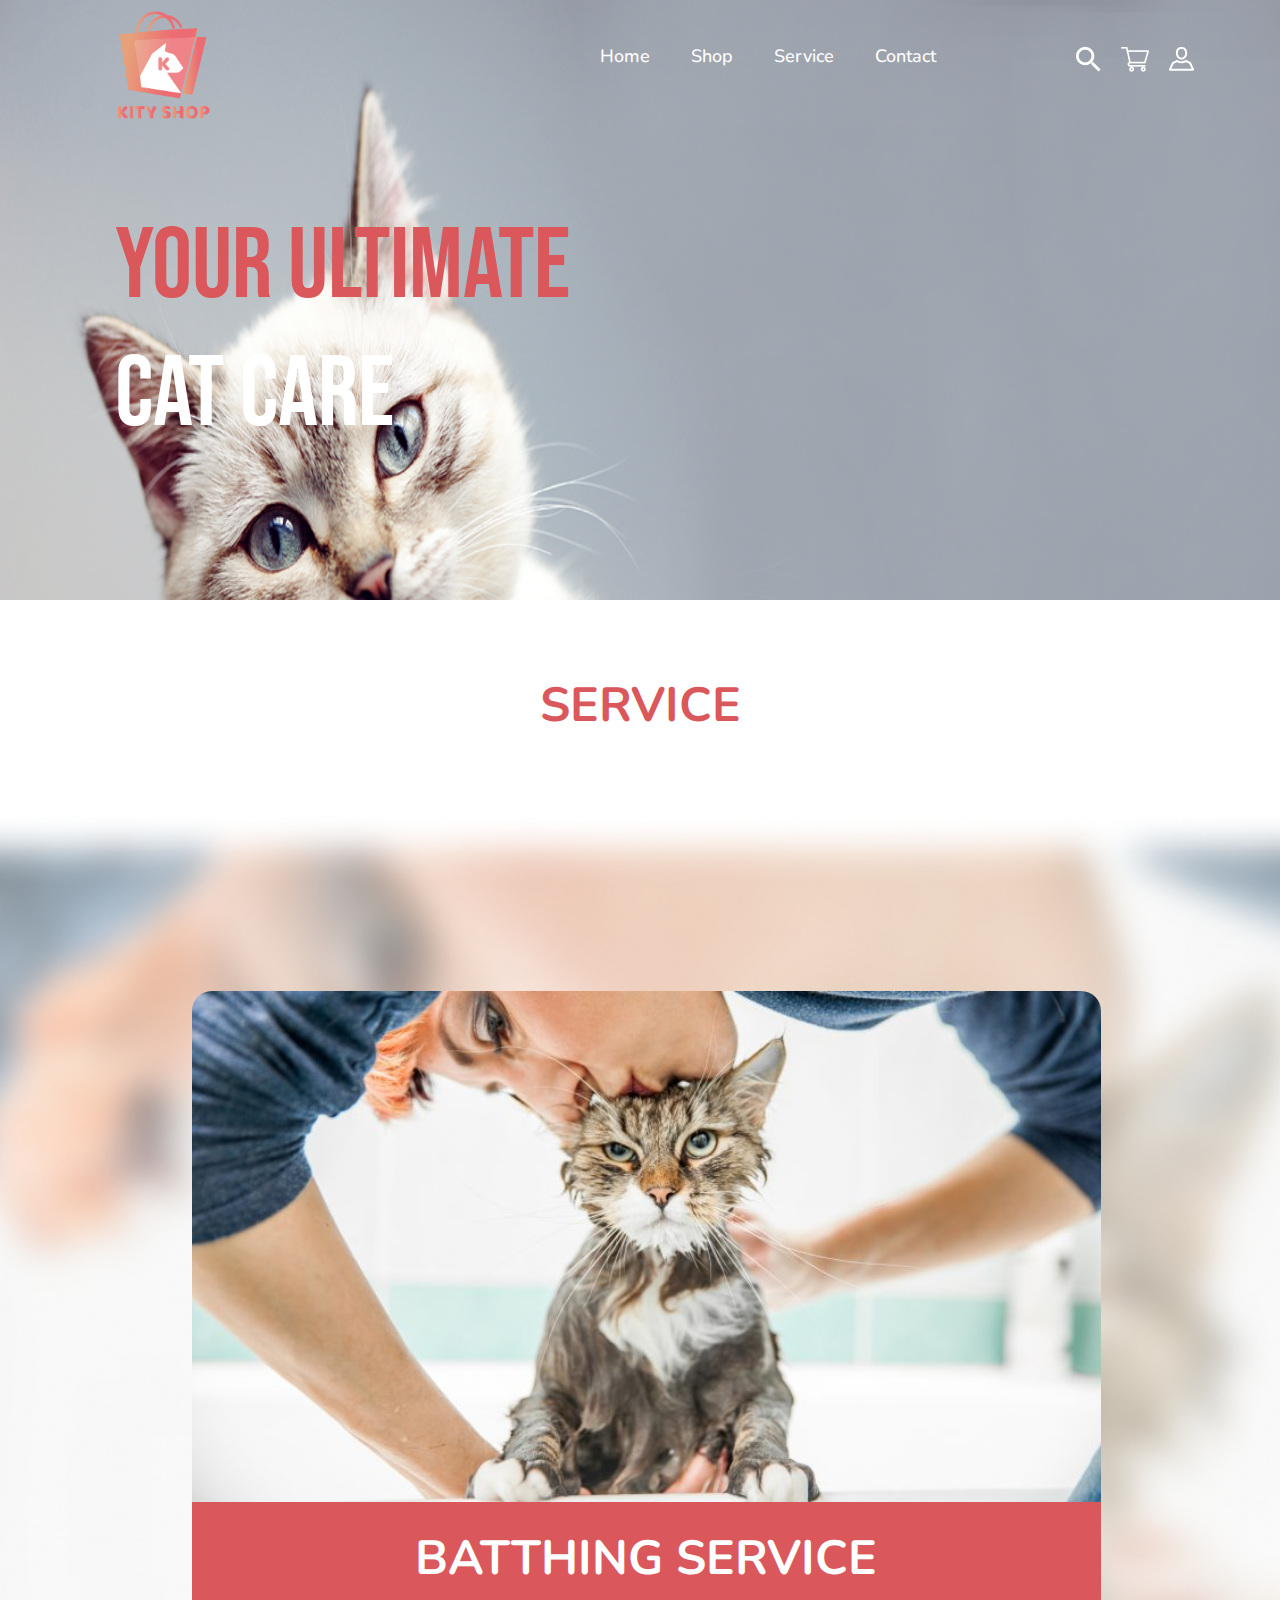
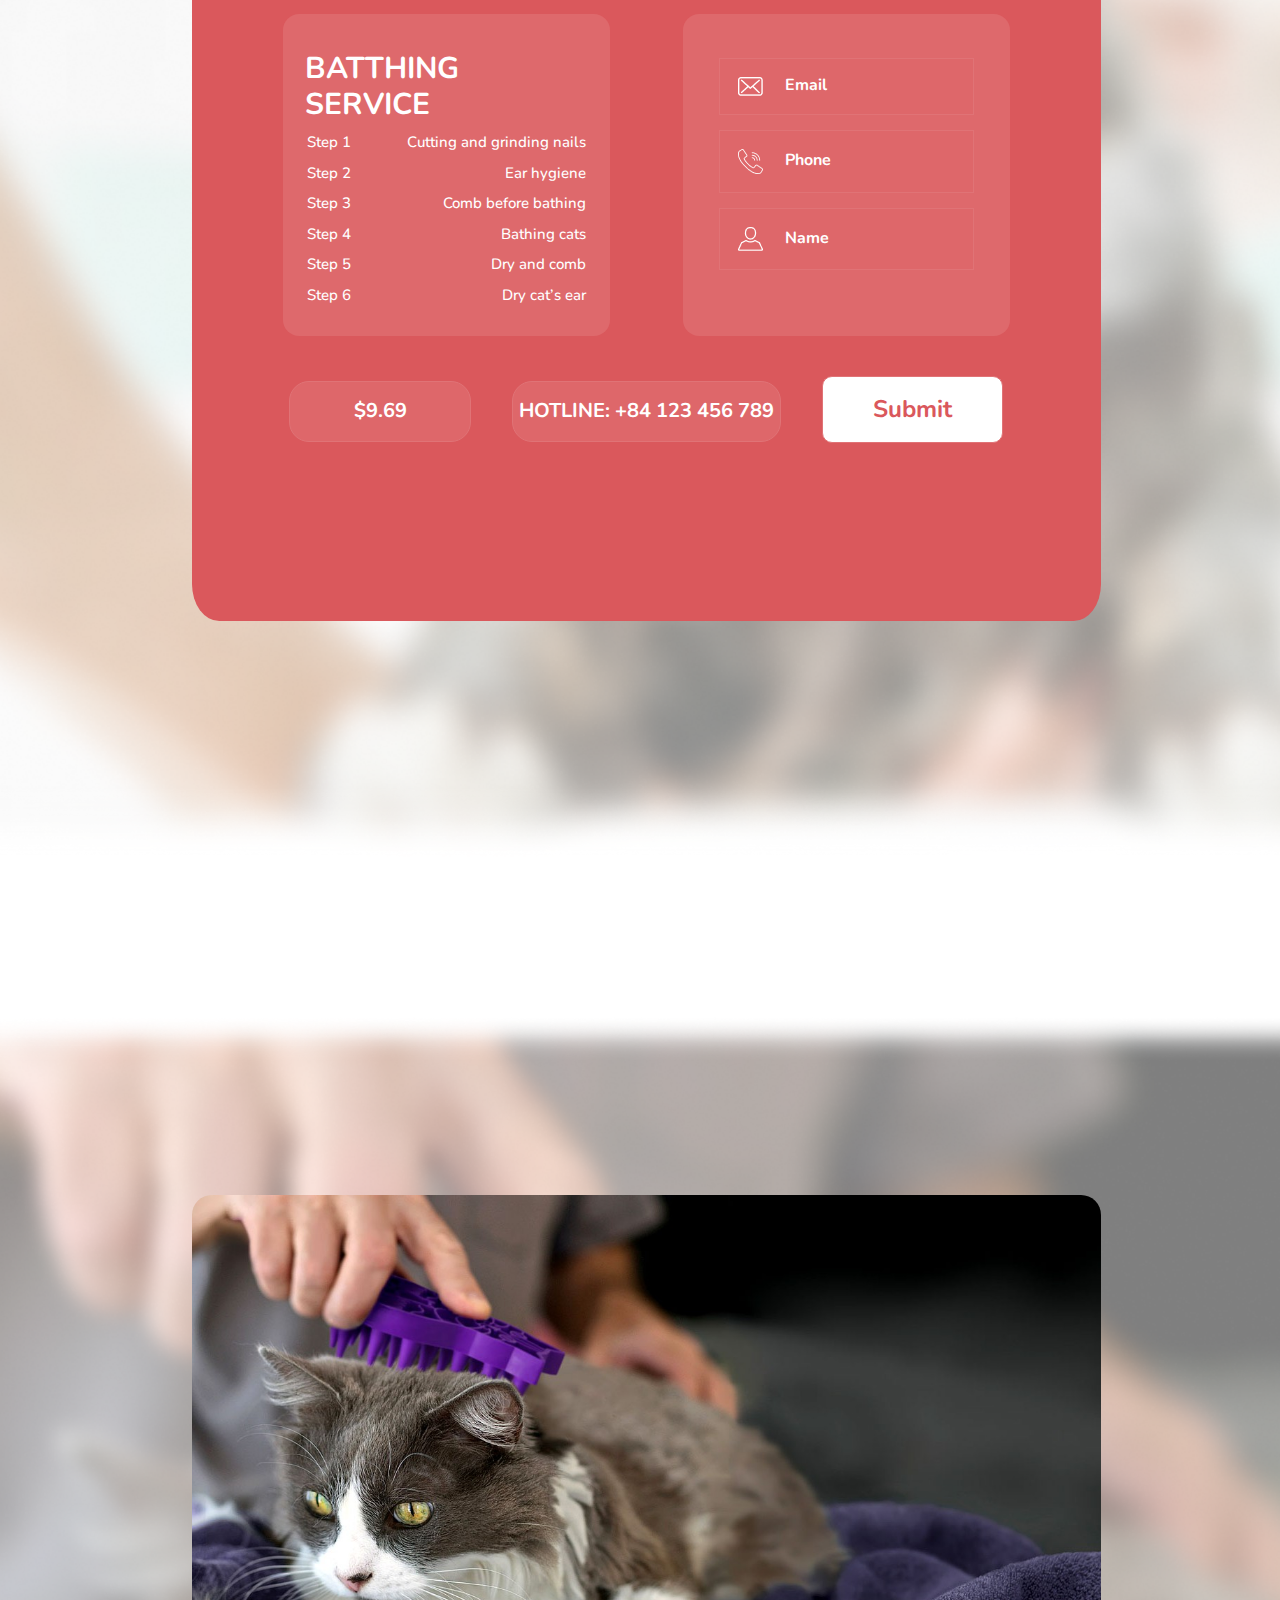
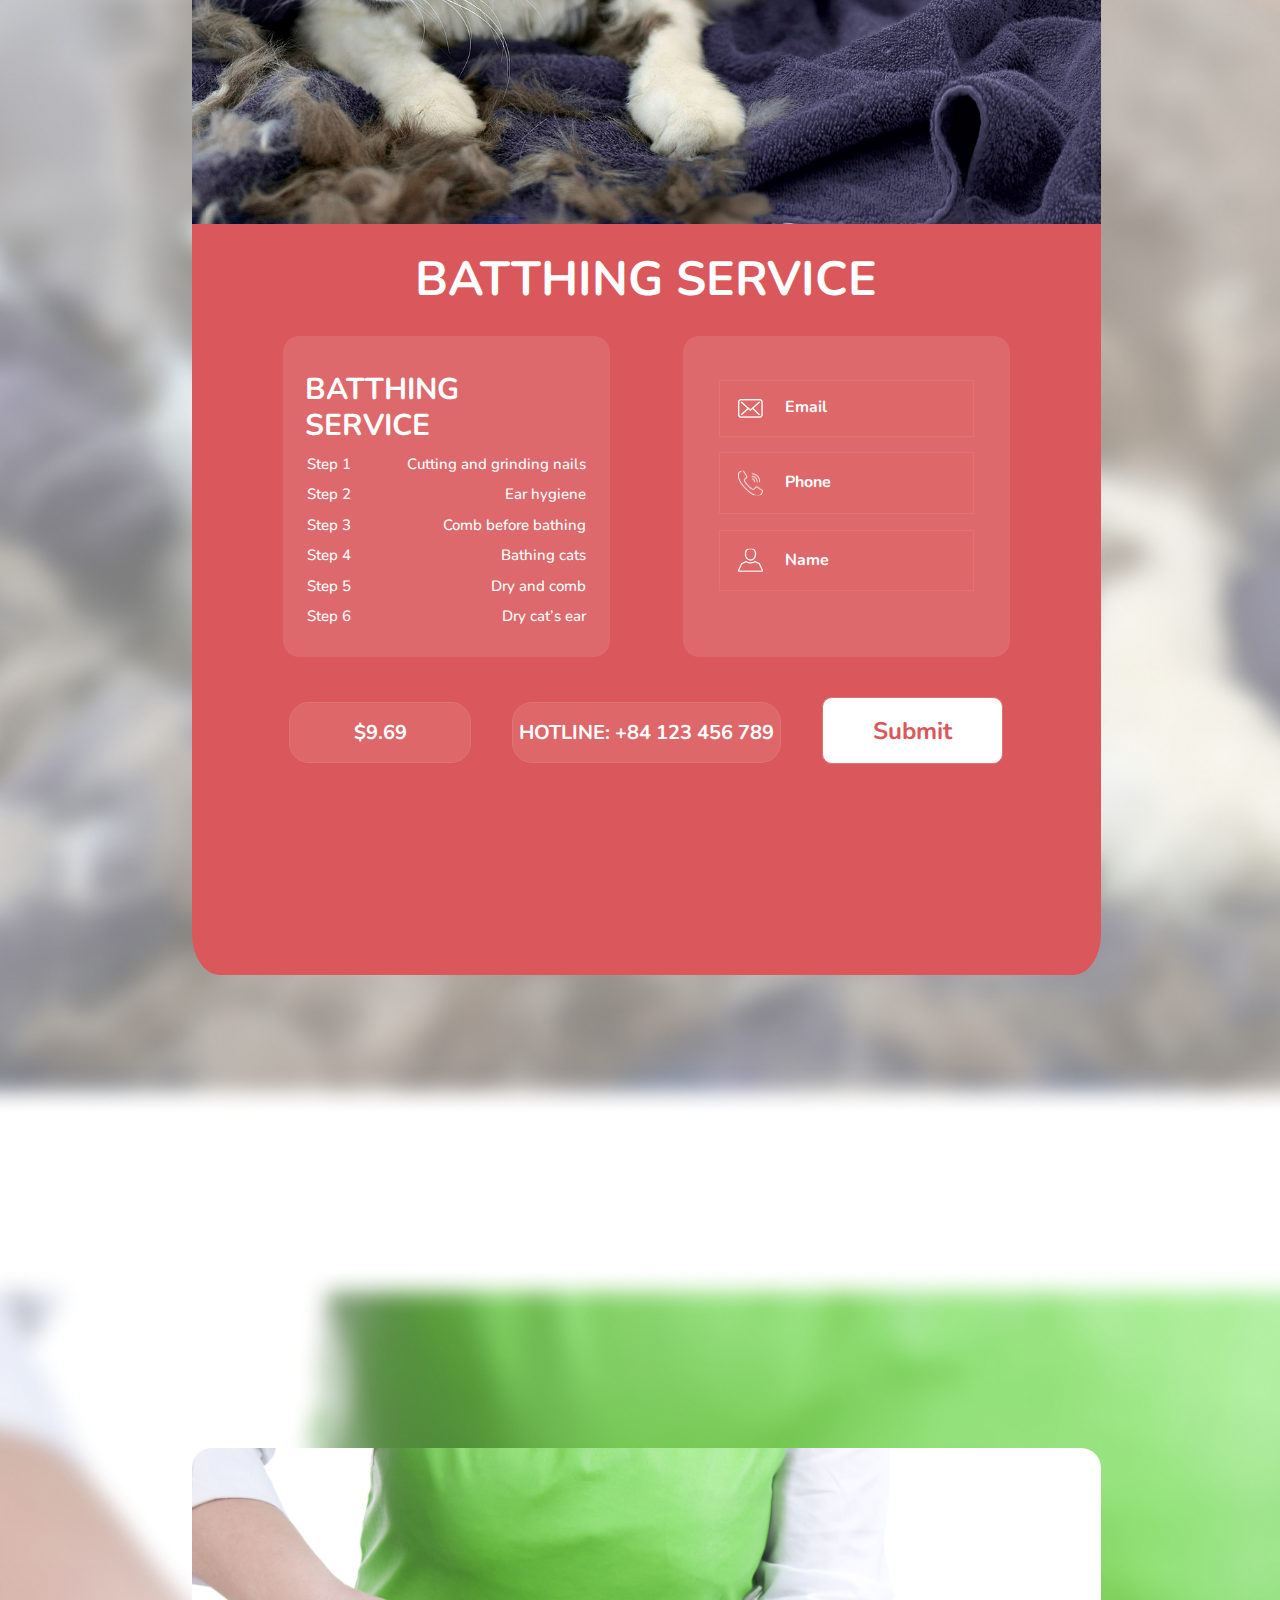
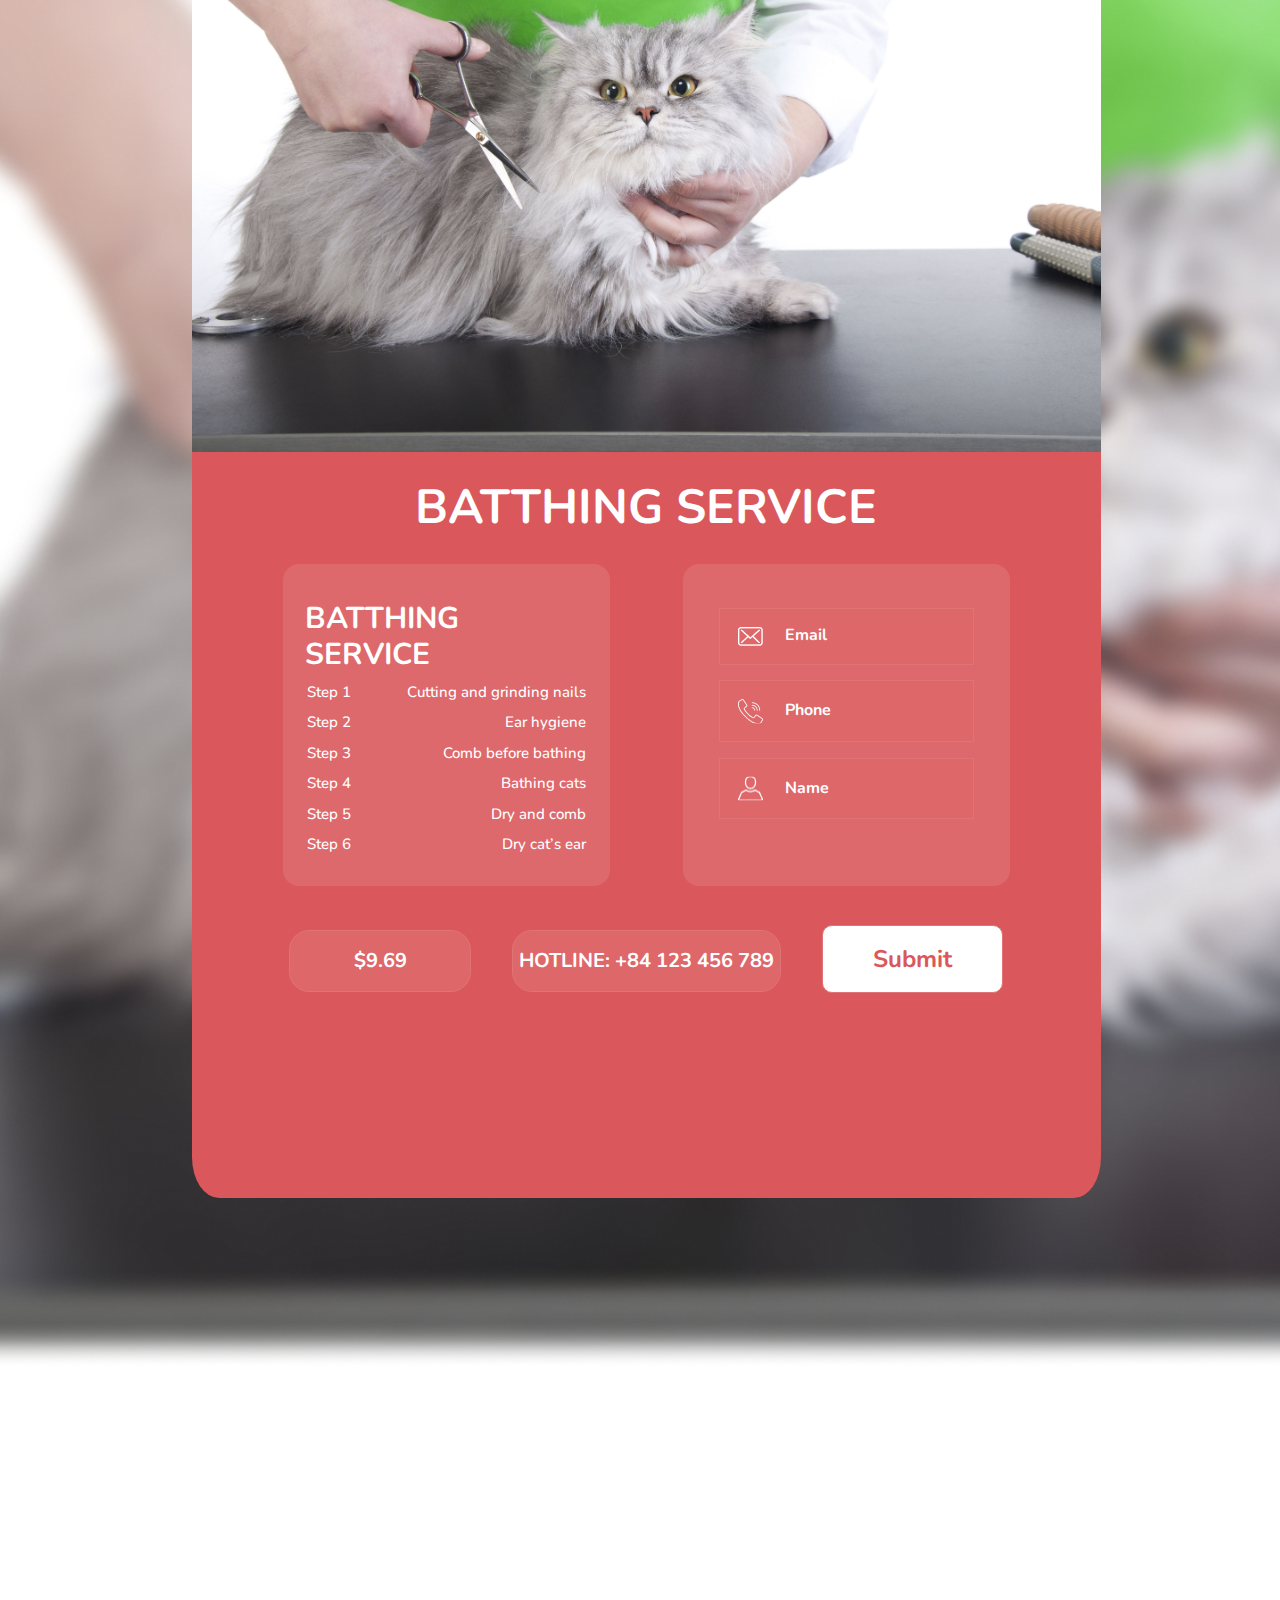
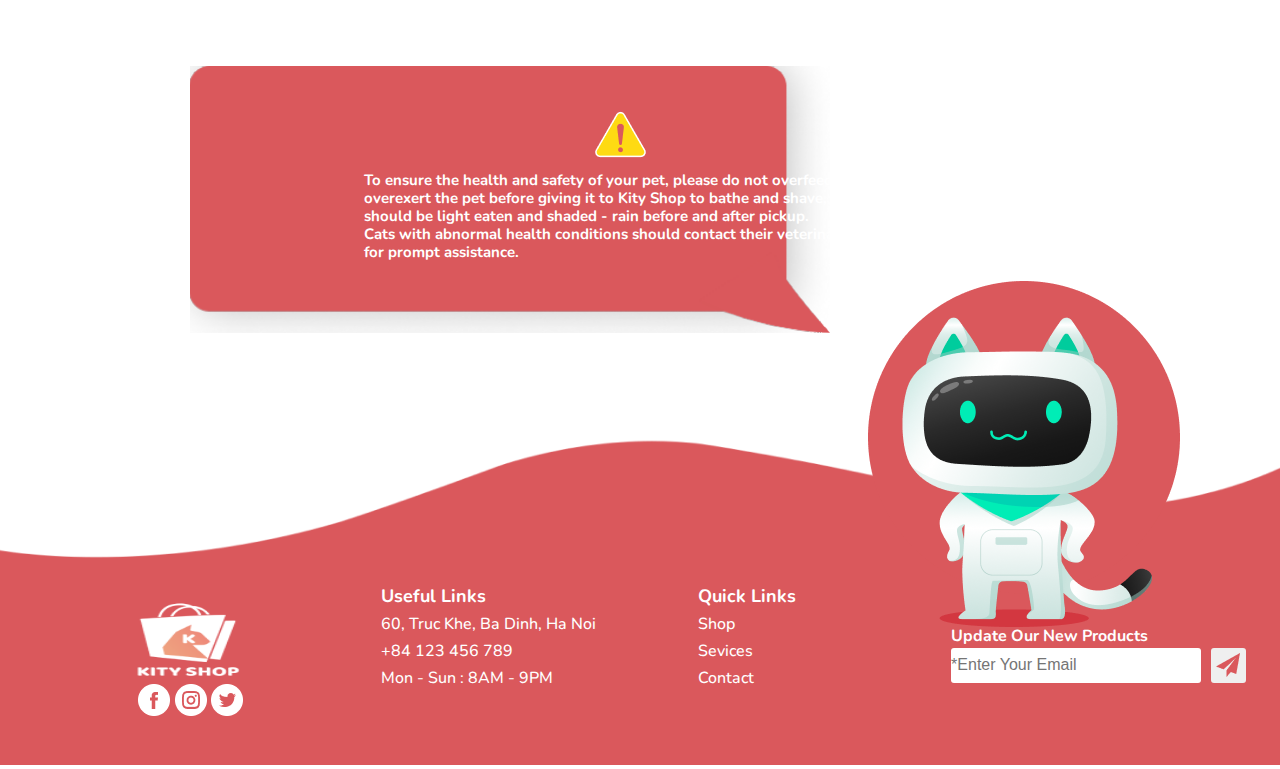
<file: service.html>
<!doctype html>
<html lang="en">

<head>
    <title>Service</title>
    <!-- Required meta tags -->
    <meta charset="utf-8">
    <meta name="viewport" content="width=device-width, initial-scale=1, shrink-to-fit=no">
    <link href="https://fonts.googleapis.com/css2?family=Nunito&display=swap" rel="stylesheet">
    <link href="https://fonts.googleapis.com/css2?family=Bebas+Neue&display=swap" rel="stylesheet">

    <!-- Bootstrap CSS -->
    <link rel="stylesheet" href="https://stackpath.bootstrapcdn.com/bootstrap/4.3.1/css/bootstrap.min.css" integrity="sha384-ggOyR0iXCbMQv3Xipma34MD+dH/1fQ784/j6cY/iJTQUOhcWr7x9JvoRxT2MZw1T" crossorigin="anonymous">

    <!-- font awesome -->
    <link rel="stylesheet" href="https://cdnjs.cloudflare.com/ajax/libs/font-awesome/4.7.0/css/font-awesome.min.css">

    <link rel="stylesheet" href="./style/service/style.css">
</head>

<body>
    <header>
        <div class="menu">
            <img src="./public/image/logo-final.png" alt="" class="menu-logo">
            <div class="menu-between">
                <h3 class="between-child"><a href="./index.html">Home</a></h3>
                <h3 class="between-child"><a href="#">Shop</a></h3>
                <h3 class="between-child"><a href="#">Service</a></h3>
                <h3 class="between-child"><a href="#">Contact</a></h3>
            </div>

            <div class="_item">
                <a href="#" class="layer1">
                    <i class="fa fa-bars"></i>
                </a>
                <!-- Navigation links (hidden by default) -->
                <div class="layer2">
                    <ul>
                        <li><a href="#">Home</a></li>
                        <li><a href="#">Shop</a></li>
                        <li><a href="#">Service</a></li>
                        <li><a href="#">Contact</a></li>
                    </ul>
                </div>
            </div>

            <div class="menu-right">
                <a href="#"><img src="./public/icons/search.png" alt=""></i>
                </a>
                <a href="#"><img src="./public/icons/shopping.png" alt=""></a>
                <a href="#"><img src="./public/icons/user.png" alt=""></a>
            </div>
        </div>
        <h1 class="sendUs">YOUR ULTIMATE</h1>
        <h2 class="yourRequest">CAT CARE</h2>
    </header>

    <h3 class="service">SERVICE</h3>

    <main>
        <div class="main1">
            <div class="form-img">
                <img src="./public/image/service/main1-t.png" alt="">
                <div class="form-service">
                    <h3>BATTHING SERVICE</h3>
                    <div class="form-l-r">
                        <div class="left">
                            <h4>BATTHING SERVICE</h4>
                            <div class="step">
                                <div class="step-l">
                                    <h5>Step 1</h5>
                                    <h5>Step 2</h5>
                                    <h5>Step 3</h5>
                                    <h5>Step 4</h5>
                                    <h5>Step 5</h5>
                                    <h5>Step 6</h5>
                                </div>
                                <div class="step-r">
                                    <h5>Cutting and grinding nails</h5>
                                    <h5>Ear hygiene</h5>
                                    <h5>Comb before bathing</h5>
                                    <h5>Bathing cats</h5>
                                    <h5>Dry and comb</h5>
                                    <h5>Dry cat’s ear</h5>
                                </div>
                            </div>
                        </div>
                        <div class="right">
                            <button>
                                <img src="./public/image/service/email-icon.png" alt=""> Email
                            </button><br>
                            <button>
                                <img src="./public/image/service/phone-icon.png" alt=""> Phone
                            </button><br>
                            <button>
                                <img src="./public/image/service/user-icon.png" alt=""> Name
                            </button>
                        </div>
                    </div>

                    <div class="hotline">
                        <button class="price">
                            $9.69
                        </button>
                        <button class="hl">
                            HOTLINE: +84 123 456 789
                        </button>
                        <button class="submit">
                            Submit
                        </button>
                    </div>
                </div>
            </div>
        </div>

        <div class="main2">
            <div class="form-img">
                <img src="./public/image/service/main2.png" alt="">
                <div class="form-service">
                    <h3>BATTHING SERVICE</h3>
                    <div class="form-l-r">
                        <div class="left">
                            <h4>BATTHING SERVICE</h4>
                            <div class="step">
                                <div class="step-l">
                                    <h5>Step 1</h5>
                                    <h5>Step 2</h5>
                                    <h5>Step 3</h5>
                                    <h5>Step 4</h5>
                                    <h5>Step 5</h5>
                                    <h5>Step 6</h5>
                                </div>
                                <div class="step-r">
                                    <h5>Cutting and grinding nails</h5>
                                    <h5>Ear hygiene</h5>
                                    <h5>Comb before bathing</h5>
                                    <h5>Bathing cats</h5>
                                    <h5>Dry and comb</h5>
                                    <h5>Dry cat’s ear</h5>
                                </div>
                            </div>
                        </div>
                        <div class="right">
                            <button>
                                <img src="./public/image/service/email-icon.png" alt=""> Email
                            </button><br>
                            <button>
                                <img src="./public/image/service/phone-icon.png" alt=""> Phone
                            </button><br>
                            <button>
                                <img src="./public/image/service/user-icon.png" alt=""> Name
                            </button>
                        </div>
                    </div>

                    <div class="hotline">
                        <button class="price">
                            $9.69
                        </button>
                        <button class="hl">
                            HOTLINE: +84 123 456 789
                        </button>
                        <button class="submit">
                            Submit
                        </button>
                    </div>
                </div>
            </div>
        </div>

        <div class="main3">
            <div class="form-img">
                <img src="./public/image/service/main3.png" alt="">
                <div class="form-service">
                    <h3>BATTHING SERVICE</h3>
                    <div class="form-l-r">
                        <div class="left">
                            <h4>BATTHING SERVICE</h4>
                            <div class="step">
                                <div class="step-l">
                                    <h5>Step 1</h5>
                                    <h5>Step 2</h5>
                                    <h5>Step 3</h5>
                                    <h5>Step 4</h5>
                                    <h5>Step 5</h5>
                                    <h5>Step 6</h5>
                                </div>
                                <div class="step-r">
                                    <h5>Cutting and grinding nails</h5>
                                    <h5>Ear hygiene</h5>
                                    <h5>Comb before bathing</h5>
                                    <h5>Bathing cats</h5>
                                    <h5>Dry and comb</h5>
                                    <h5>Dry cat’s ear</h5>
                                </div>
                            </div>
                        </div>
                        <div class="right">
                            <button>
                                <img src="./public/image/service/email-icon.png" alt=""> Email
                            </button><br>
                            <button>
                                <img src="./public/image/service/phone-icon.png" alt=""> Phone
                            </button><br>
                            <button>
                                <img src="./public/image/service/user-icon.png" alt=""> Name
                            </button>
                        </div>
                    </div>

                    <div class="hotline">
                        <button class="price">
                            $9.69
                        </button>
                        <button class="hl">
                            HOTLINE: +84 123 456 789
                        </button>
                        <button class="submit">
                            Submit
                        </button>
                    </div>
                </div>
            </div>
        </div>
    </main>

    <footer>

        <img src="./public/image/footer.png" class="bg" alt="">

        <img class="circle" src="./public/image/service/ft-circle.png" alt="">
        <img class="gach" src="./public/image/service/ft-warring.png" alt="">
        <div class="warring">
            <img src="./public/image/service/warring-icon.png" alt="">
            <h5>To ensure the health and safety of your pet, please do not overfeed and overexert the pet before giving it to Kity Shop to bathe and shave, Pet should be light eaten and shaded - rain before and after pickup.
                <br> Cats with abnormal health conditions should contact their veterinarian for prompt assistance.
            </h5>
        </div>
        <div class="footer-logo">
            <div class="kity-shop">
                <img src="./public/image/logo-footer.png" class="logo" alt="" srcset="">
                <div class="icons">
                    <img src="./public/icons/GroupFB.png" alt="">
                    <img src="./public/icons/GroupCamera.png" alt="">
                    <img src="./public/icons/GroupTwiter.png" alt="">
                </div>
            </div>
            <div class="about-us">
                <h2 class="top">Useful Links</h2>
                <h3 class="text1">60, Truc Khe, Ba Dinh, Ha Noi</h3>
                <h3 class="text1">+84 123 456 789</h3>
                <h3 class="text1">Mon - Sun : 8AM - 9PM</h3>
            </div>
            <div class="quick-link">
                <h2 class="top">Quick Links</h2>
                <h3 class="text2">Shop</h3>
                <h3 class="text2">Sevices</h3>
                <h3 class="text2">Contact</h3>
            </div>
            <div class="update-our">
                <span>Update Our New Products</span>

                <div class="inp">
                    <div class="tex">
                        <input type="text" class="ft-inp" placeholder="*Enter Your Email">
                    </div>
                    <button class="bt"><img src="./public/icons/send 1.png" alt=""></button>
                </div>
            </div>
        </div>
    </footer>


    <!-- Optional JavaScript -->
    <!-- jQuery first, then Popper.js, then Bootstrap JS -->
    <script src="https://code.jquery.com/jquery-3.3.1.slim.min.js" integrity="sha384-q8i/X+965DzO0rT7abK41JStQIAqVgRVzpbzo5smXKp4YfRvH+8abtTE1Pi6jizo" crossorigin="anonymous"></script>
    <script src="https://cdnjs.cloudflare.com/ajax/libs/popper.js/1.14.7/umd/popper.min.js" integrity="sha384-UO2eT0CpHqdSJQ6hJty5KVphtPhzWj9WO1clHTMGa3JDZwrnQq4sF86dIHNDz0W1" crossorigin="anonymous"></script>
    <script src="https://stackpath.bootstrapcdn.com/bootstrap/4.3.1/js/bootstrap.min.js" integrity="sha384-JjSmVgyd0p3pXB1rRibZUAYoIIy6OrQ6VrjIEaFf/nJGzIxFDsf4x0xIM+B07jRM" crossorigin="anonymous"></script>
</body>

</html>
</file>
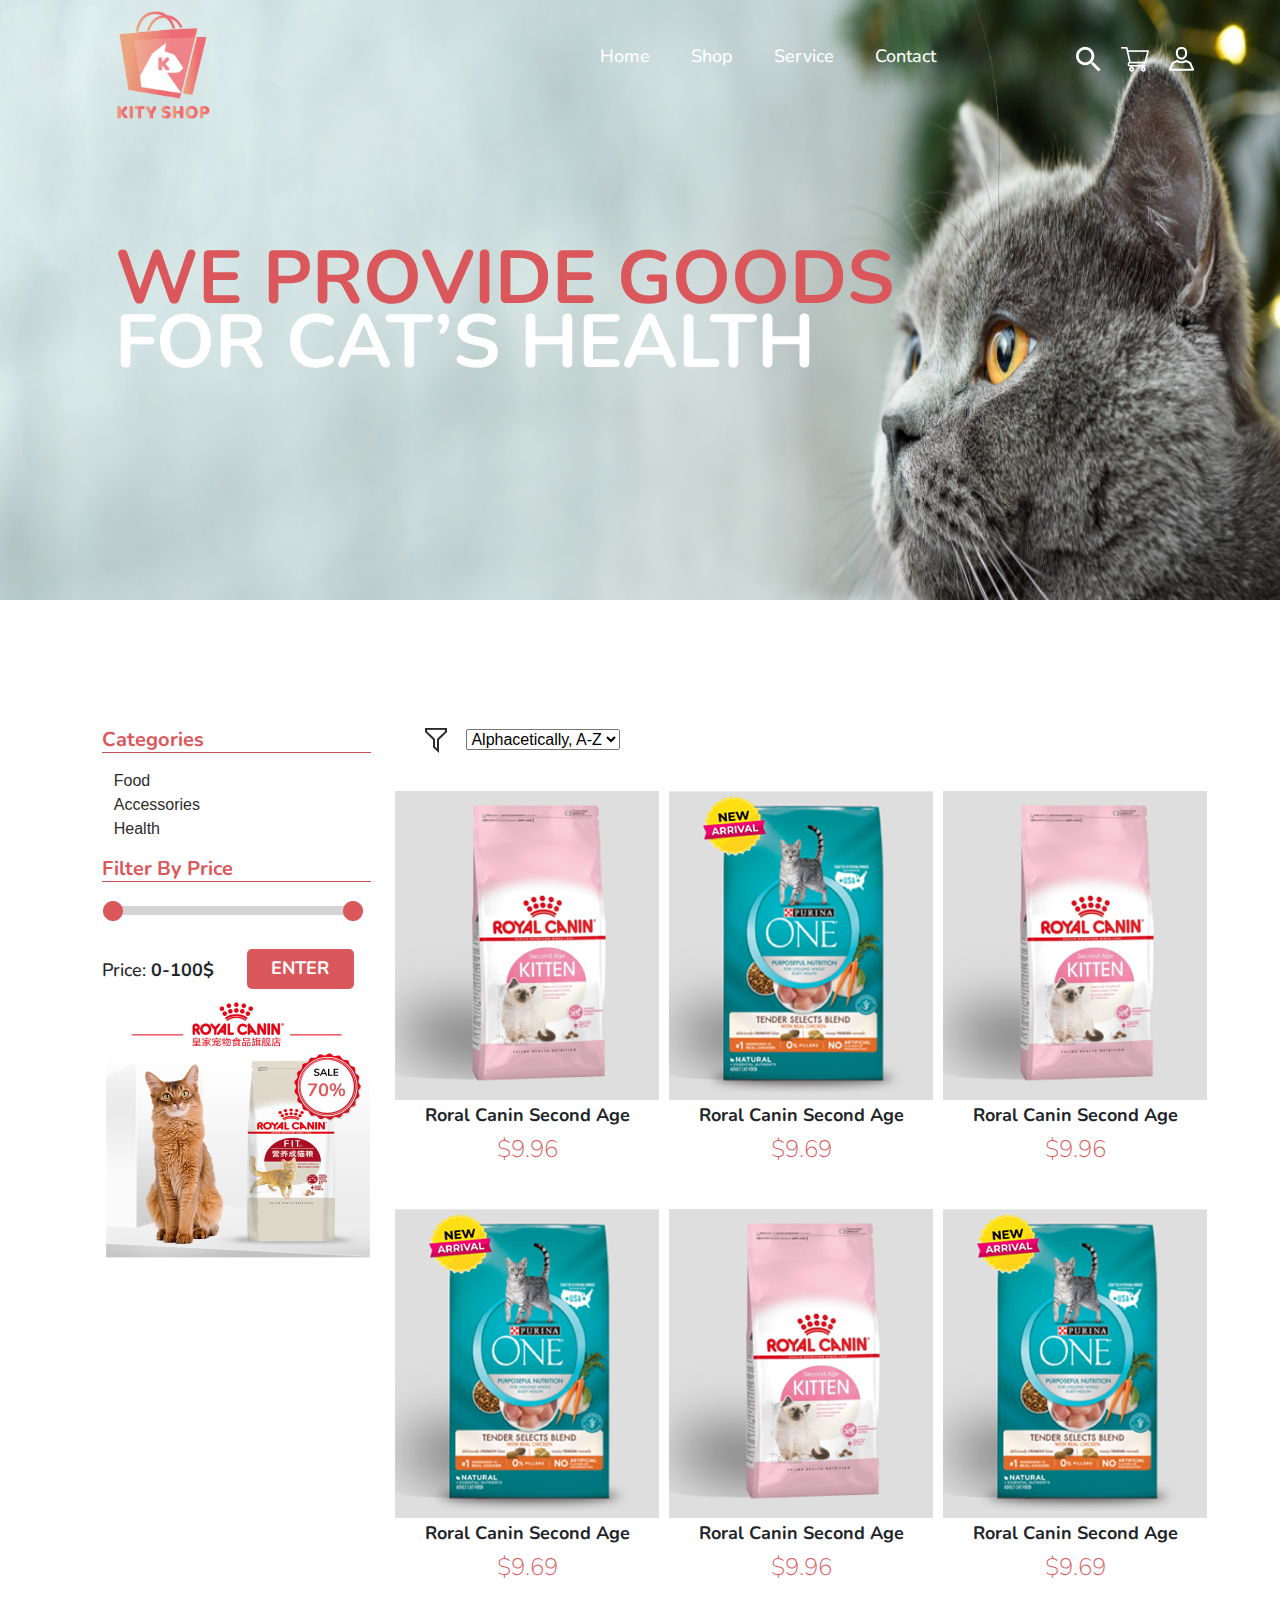
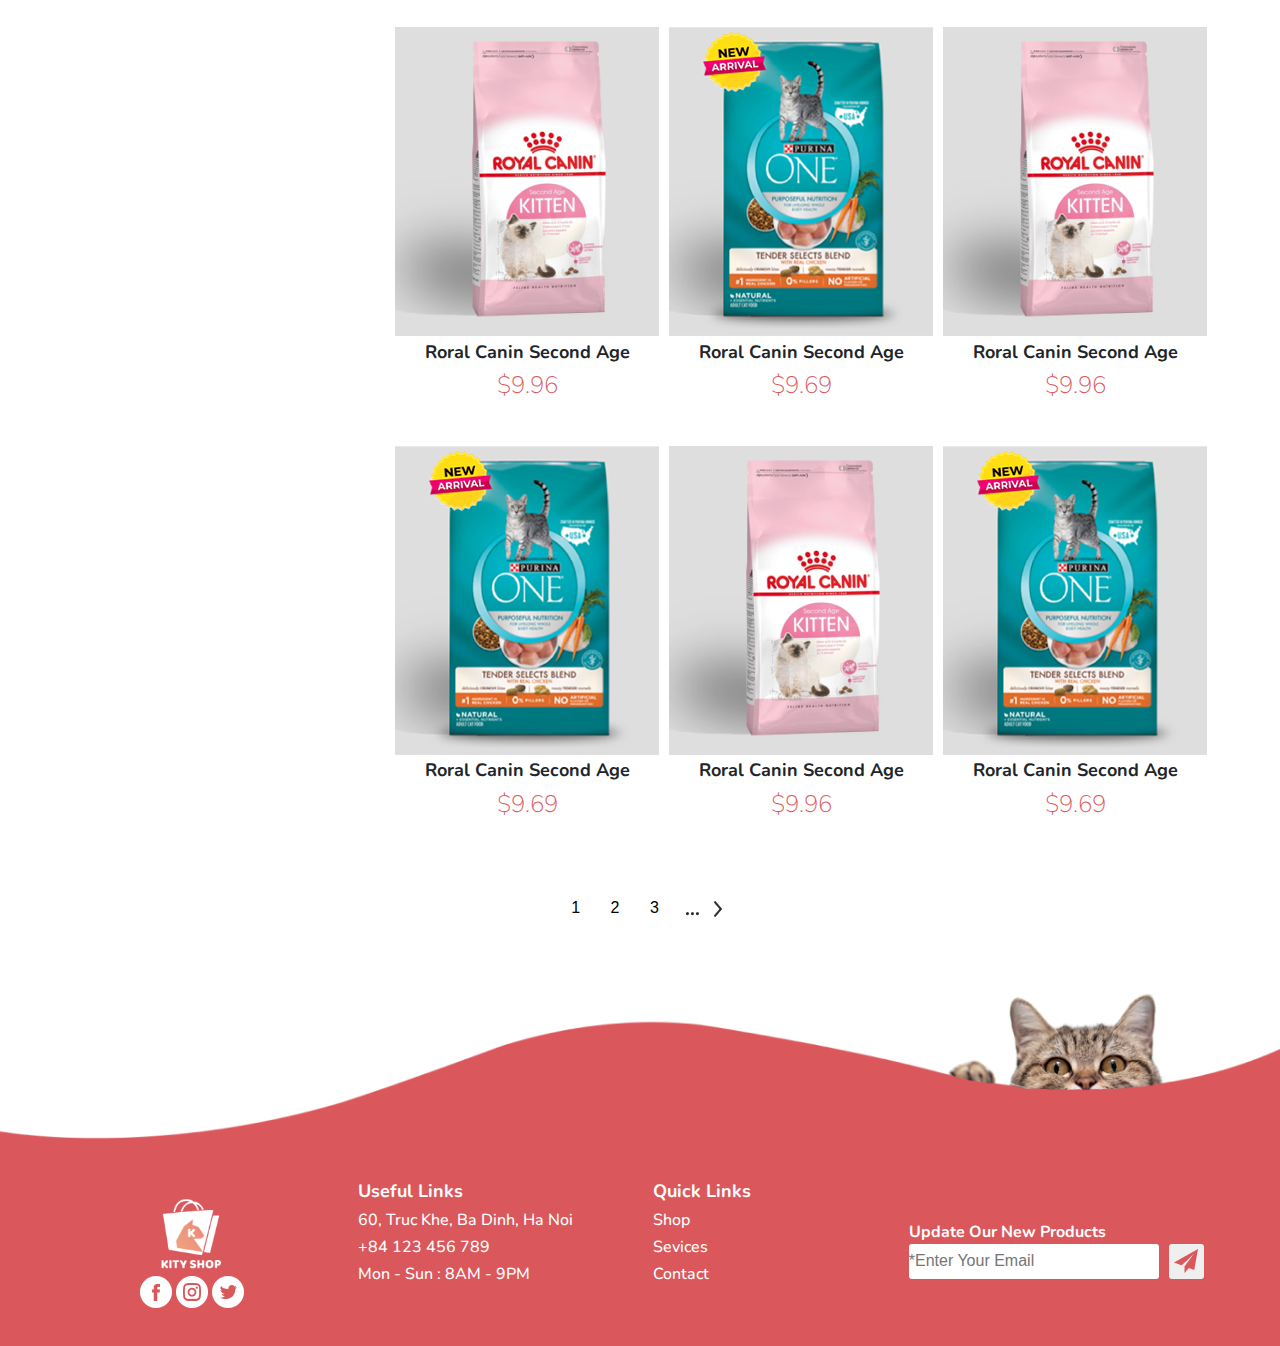
<file: shop.html>
<!doctype html>
<html lang="en">

<head>
    <title>Shop</title>
    <!-- Required meta tags -->
    <meta charset="utf-8">
    <meta name="viewport" content="width=device-width, initial-scale=1, shrink-to-fit=no">
    <link href="https://fonts.googleapis.com/css2?family=Nunito&display=swap" rel="stylesheet">
    <link href="https://fonts.googleapis.com/css2?family=Bebas+Neue&display=swap" rel="stylesheet">

    <link rel="stylesheet" href="https://cdnjs.cloudflare.com/ajax/libs/font-awesome/4.7.0/css/font-awesome.min.css">

    <!-- Bootstrap CSS -->
    <link rel="stylesheet" href="https://stackpath.bootstrapcdn.com/bootstrap/4.3.1/css/bootstrap.min.css" integrity="sha384-ggOyR0iXCbMQv3Xipma34MD+dH/1fQ784/j6cY/iJTQUOhcWr7x9JvoRxT2MZw1T" crossorigin="anonymous">

    <link rel="stylesheet" href="./style/shop/style.css">
</head>

<body>
    <header>
        <div class="menu">
            <img src="./public/image/logo-final.png" alt="" class="menu-logo">
            <div class="menu-between">
                <h3 class="between-child"><a href="./index.html">Home</a></h3>
                <h3 class="between-child"><a href="#">Shop</a></h3>
                <h3 class="between-child"><a href="#">Service</a></h3>
                <h3 class="between-child"><a href="#">Contact</a></h3>
            </div>

            <div class="_item">
                <a href="#" class="layer1">
                    <i class="fa fa-bars"></i>
                </a>
                <!-- Navigation links (hidden by default) -->
                <div class="layer2">
                    <ul>
                        <li><a href="#">Home</a></li>
                        <li><a href="#">Shop</a></li>
                        <li><a href="#">Service</a></li>
                        <li><a href="#">Contact</a></li>
                    </ul>
                </div>
            </div>

            <div class="menu-right">
                <a href="#"><img src="./public/icons/search.png" alt=""></i>
                </a>
                <a href="#"><img src="./public/icons/shopping.png" alt=""></a>
                <a href="#"><img src="./public/icons/user.png" alt=""></a>
            </div>
        </div>
        <h1 class="sendUs">WE PROVIDE GOODS</h1>
        <h2 class="yourRequest">FOR CAT’S HEALTH</h2>
    </header>

    <main>
        <div class="main-left">
            <div class="catego">
                <h3>Categories</h3>
                <hr>
                <ul>
                    <li><img src="./public/image/shop/vector-right.png" alt=""><a href="#">Food</a></li>
                    <li><img src="./public/image/shop/vector-right.png" alt=""><a href="#">Accessories</a></li>
                    <li><img src="./public/image/shop/vector-right.png" alt=""><a href="#">Health</a></li>
                </ul>
            </div>
            <div class="filter">
                <h3>Filter By Price</h3>
                <hr>

                <div class="circle--">
                    <img class="cir1" src="./public/image/shop/circle-hr.png" alt="">
                </div>

                <div class="enter-">
                    <h4>Price:
                        <span>0-100$</span>
                    </h4>
                    <button>ENTER</button>
                </div>
            </div>

            <img class="ft-left" src="./public/image/shop/img-left.png" alt="">
        </div>
        <div class="main-right">
            <img src="./public/image/shop/fitter-icon.png" alt="">
            <select name="" id="">
                    <option value="">Alphacetically, A-Z</option>
                    <option value="">1</option>
                    <option value="">2</option>
                    <option value="">3</option>
                </select>
            <div class="cate">
                <div class="prod">
                    <img class="prod-child2" src="./public/image/shop/product.png" alt="product">
                    <h3>Roral Canin Second Age</h3>
                    <h5>$9.96</h5>
                </div>
                <div class="prod">
                    <img src="./public/image/shop/product01.png" alt="" class="prod-child2">
                    <h3>Roral Canin Second Age</h3>
                    <h5>$9.69</h5>
                </div>
                <div class="prod-delete">
                    <img class="prod-child2" src="./public/image/shop/product.png" alt="product">
                    <h3>Roral Canin Second Age</h3>
                    <h5>$9.96</h5>
                </div>

            </div>
            <div class="cate">
                <div class="prod">
                    <img src="./public/image/shop/product01.png" alt="" class="prod-child2">
                    <h3>Roral Canin Second Age</h3>
                    <h5>$9.69</h5>
                </div>
                <div class="prod">
                    <img class="prod-child2" src="./public/image/shop/product.png" alt="product">
                    <h3>Roral Canin Second Age</h3>
                    <h5>$9.96</h5>
                </div>
                <div class="prod-delete">
                    <img src="./public/image/shop/product01.png" alt="" class="prod-child2">
                    <h3>Roral Canin Second Age</h3>
                    <h5>$9.69</h5>
                </div>
            </div>
            <div class="cate">
                <div class="prod">
                    <img class="prod-child2" src="./public/image/shop/product.png" alt="product">
                    <h3>Roral Canin Second Age</h3>
                    <h5>$9.96</h5>
                </div>
                <div class="prod">
                    <img src="./public/image/shop/product01.png" alt="" class="prod-child2">
                    <h3>Roral Canin Second Age</h3>
                    <h5>$9.69</h5>
                </div>
                <div class="prod-delete">
                    <img class="prod-child2" src="./public/image/shop/product.png" alt="product">
                    <h3>Roral Canin Second Age</h3>
                    <h5>$9.96</h5>
                </div>
            </div>
            <div class="cate">
                <div class="prod">
                    <img src="./public/image/shop/product01.png" alt="" class="prod-child2">
                    <h3>Roral Canin Second Age</h3>
                    <h5>$9.69</h5>
                </div>
                <div class="prod">
                    <img class="prod-child2" src="./public/image/shop/product.png" alt="product">
                    <h3>Roral Canin Second Age</h3>
                    <h5>$9.96</h5>
                </div>
                <div class="prod-delete">
                    <img src="./public/image/shop/product01.png" alt="" class="prod-child2">
                    <h3>Roral Canin Second Age</h3>
                    <h5>$9.69</h5>
                </div>
            </div>
        </div>
    </main>

    <div class="page">
        <button>1</button>
        <button>2</button>
        <button>3</button>
        <img style="margin: 10px 10px 0px 10px;" src="./public/image/shop/cham-icon.png" alt="...">
        <img src="./public/image/shop/Vector-con.png" alt="">
    </div>

    <footer>
        <img src="./public/image/footer.png" class="bg" alt="">
        <div class="footer-logo">
            <div class="kity-shop">

                <div class="logo">
                    <img src="./public/image/logo-footer.png" alt="" srcset="">
                </div>

                <div class="icons">
                    <img src="./public/icons/GroupFB.png" alt="">
                    <img src="./public/icons/GroupCamera.png" alt="">
                    <img src="./public/icons/GroupTwiter.png" alt="">
                </div>
            </div>
            <div class="about-us">
                <h2 class="top">Useful Links</h2>
                <h3 class="text1">60, Truc Khe, Ba Dinh, Ha Noi</h3>
                <h3 class="text1">+84 123 456 789</h3>
                <h3 class="text1">Mon - Sun : 8AM - 9PM</h3>
            </div>
            <div class="quick-link">
                <h2 class="top">Quick Links</h2>
                <h3 class="text2">Shop</h3>
                <h3 class="text2">Sevices</h3>
                <h3 class="text2">Contact</h3>
            </div>
            <div class="update-our">
                <span>Update Our New Products</span>

                <div class="inp">
                    <div class="tex">
                        <input type="text" class="ft-inp" placeholder="*Enter Your Email">
                    </div>
                    <button class="bt"><img src="./public/icons/send 1.png" alt=""></button>
                </div>
            </div>
        </div>
    </footer>

    <!-- Optional JavaScript -->
    <!-- jQuery first, then Popper.js, then Bootstrap JS -->
    <script src="https://code.jquery.com/jquery-3.3.1.slim.min.js" integrity="sha384-q8i/X+965DzO0rT7abK41JStQIAqVgRVzpbzo5smXKp4YfRvH+8abtTE1Pi6jizo" crossorigin="anonymous"></script>
    <script src="https://cdnjs.cloudflare.com/ajax/libs/popper.js/1.14.7/umd/popper.min.js" integrity="sha384-UO2eT0CpHqdSJQ6hJty5KVphtPhzWj9WO1clHTMGa3JDZwrnQq4sF86dIHNDz0W1" crossorigin="anonymous"></script>
    <script src="https://stackpath.bootstrapcdn.com/bootstrap/4.3.1/js/bootstrap.min.js" integrity="sha384-JjSmVgyd0p3pXB1rRibZUAYoIIy6OrQ6VrjIEaFf/nJGzIxFDsf4x0xIM+B07jRM" crossorigin="anonymous"></script>
</body>

</html>
</file>
<file: style/index/style.css>
* {
  margin: 0;
  padding: 0; }

html {
  scroll-behavior: smooth; }

.slideOfYou {
  position: relative;
  z-index: 1; }
  .slideOfYou .menu {
    z-index: 2;
    position: absolute;
    display: flex;
    width: 100%; }
    .slideOfYou .menu .menu-between {
      width: 41%;
      display: flex;
      margin-left: 10%;
      padding-left: 10%;
      padding-top: 4%; }
      .slideOfYou .menu .menu-between .between-child {
        margin-left: 18%;
        font-size: 18px;
        font-family: "Nunito", sans-serif; }
        .slideOfYou .menu .menu-between .between-child a {
          text-decoration: none;
          color: white; }
          .slideOfYou .menu .menu-between .between-child a:hover {
            text-decoration: underline;
            transition: 0.5s;
            text-decoration-color: #da585c; }
      .slideOfYou .menu .menu-between .between-child-fix {
        margin-left: 18%;
        font-size: 18px;
        font-family: "Nunito", sans-serif; }
        .slideOfYou .menu .menu-between .between-child-fix a {
          text-decoration: none;
          color: white; }
          .slideOfYou .menu .menu-between .between-child-fix a:hover {
            text-decoration: underline;
            transition: 0.5s;
            text-decoration-color: #da585c; }
    .slideOfYou .menu .menu-logo {
      width: 18%;
      height: 18%; }
    .slideOfYou .menu .menu-right {
      width: 20%;
      padding-top: 4%;
      margin-left: 15%; }
      .slideOfYou .menu .menu-right img {
        font-size: 32px;
        padding-left: 10%; }
    .slideOfYou .menu ._item {
      visibility: hidden; }
  .slideOfYou .sendUs {
    position: absolute;
    z-index: 2;
    color: #da585c;
    margin-top: 27%;
    margin-left: 9%;
    font-size: 100px;
    font-family: "Nunito", sans-serif; }
  .slideOfYou .yourRequest {
    z-index: 2;
    position: absolute;
    color: white;
    margin-top: 20%;
    margin-left: 9%;
    font-size: 100px;
    font-family: "Nunito", sans-serif; }

header {
  background-image: url("../../public/image/index/header.png");
  background-repeat: no-repeat;
  background-attachment: fixed;
  background-size: 100% 93%;
  width: 100%;
  height: 600px; }
  header .menu {
    display: flex;
    width: 100%; }
    header .menu .menu-logo {
      width: 18%;
      height: 18%; }
    header .menu .btn-dropdow {
      opacity: 0; }
    header .menu .menu-between {
      width: 41%;
      display: flex;
      padding-left: 20%;
      padding-top: 4%; }
      header .menu .menu-between .between-child {
        margin-left: 10%;
        font-size: 18px;
        font-family: "Nunito", sans-serif; }
        header .menu .menu-between .between-child a {
          text-decoration: none;
          color: white; }
          header .menu .menu-between .between-child a:hover {
            text-decoration: underline;
            transition: 0.5s;
            text-decoration-color: #da585c; }
    header .menu .menu-right {
      width: 20%;
      padding-top: 4%;
      margin-left: -3%; }
      header .menu .menu-right img {
        font-size: 32px;
        padding-left: 10%; }
  header .sendUs {
    color: #da585c;
    margin-top: 5%;
    margin-left: 9%;
    font-size: 100px;
    font-family: "Nunito", sans-serif; }
  header .yourRequest {
    color: white;
    margin-left: 9%;
    font-size: 100px;
    font-family: "Nunito", sans-serif; }

main .main1 {
  margin-top: 6%;
  margin-bottom: 10%; }
  main .main1 .chan {
    display: flex;
    font-family: "Nunito", sans-serif;
    font-size: 40px;
    justify-content: center; }
    main .main1 .chan .xoay {
      transform: rotate(-10deg); }
    main .main1 .chan .weCan {
      padding-top: 3%; }
  main .main1 .weOffer {
    width: 100%;
    display: block;
    text-align: center;
    font-family: "Nunito", sans-serif;
    font-size: 15px; }
main .main2 {
  display: flex;
  justify-content: center; }
  main .main2 img {
    margin: 0px 15px 0px 15px; }
  main .main2 .anh1 {
    position: relative; }
    main .main2 .anh1 .bl {
      position: absolute;
      z-index: 1; }
    main .main2 .anh1 .food {
      position: absolute;
      top: 50px;
      left: 40px;
      width: 77%;
      z-index: 2; }
      main .main2 .anh1 .food .food-header {
        display: flex;
        margin-top: 33%; }
        main .main2 .anh1 .food .food-header img {
          width: 32px;
          height: 32px;
          margin-left: 0px;
          margin-right: 5px; }
        main .main2 .anh1 .food .food-header h3 {
          color: #da585c;
          font-family: "Nunito", sans-serif;
          font-size: 30px; }
      main .main2 .anh1 .food span {
        margin-top: 5px;
        font-family: "Nunito", sans-serif;
        font-size: 15px;
        color: white; }
      main .main2 .anh1 .food .food-footer {
        display: flex;
        margin-top: 30%; }
        main .main2 .anh1 .food .food-footer h2 {
          font-size: 20px;
          font-family: "Nunito", sans-serif;
          font-weight: bold;
          color: white; }
        main .main2 .anh1 .food .food-footer img {
          width: 16px;
          height: 16px; }
  main .main2 .anh2 {
    position: relative; }
    main .main2 .anh2 h3 {
      position: absolute;
      bottom: 8px;
      left: 55px;
      font-size: 25px;
      font-weight: bold;
      font-family: "Nunito", sans-serif;
      color: white; }
  main .main2 .anh3 {
    position: relative; }
    main .main2 .anh3 h3 {
      position: absolute;
      bottom: 8px;
      left: 60px;
      font-size: 25px;
      font-weight: bold;
      font-family: "Nunito", sans-serif;
      color: white; }
  main .main2 .anh4 {
    position: relative; }
    main .main2 .anh4 h3 {
      position: absolute;
      bottom: 8px;
      left: 95px;
      font-size: 25px;
      font-weight: bold;
      font-family: "Nunito", sans-serif;
      color: white; }
main .main3 {
  display: flex;
  width: 100%;
  margin-top: 120px; }
  main .main3 .img3 {
    width: 50%; }
  main .main3 .tex3 {
    width: 50%;
    margin-left: 6%;
    margin-right: 17%;
    padding-top: 5%; }
    main .main3 .tex3 h3 {
      margin-top: 5%;
      font-family: "Nunito", sans-serif;
      font-size: 30px;
      font-weight: bold;
      text-align: center; }
    main .main3 .tex3 span {
      margin-top: 5%;
      font-size: 15px;
      font-family: "Nunito", sans-serif;
      display: block;
      text-align: center; }
    main .main3 .tex3 .price {
      margin-top: 5%;
      display: flex;
      justify-content: center; }
      main .main3 .tex3 .price .hr {
        margin-top: 5%;
        position: relative; }
        main .main3 .tex3 .price .hr h5 {
          position: absolute; }
        main .main3 .tex3 .price .hr img {
          height: 4px;
          width: 116px; }
      main .main3 .tex3 .price h3 {
        color: #da585c;
        font-family: "Nunito", sans-serif;
        font-size: 30px;
        font-weight: bold; }
    main .main3 .tex3 .fish {
      position: relative;
      margin-top: 5%; }
      main .main3 .tex3 .fish img {
        margin-left: 20%;
        margin-top: 5%; }
      main .main3 .tex3 .fish:hover {
        transition: 0.4s;
        transform: rotate(15deg); }
main .main4 {
  width: 100%;
  display: flex;
  margin-top: 120px;
  margin-bottom: 120px; }
  main .main4 .tex4 {
    width: 50%;
    margin-left: 6%;
    margin-right: 17%;
    padding-top: 5%; }
    main .main4 .tex4 h3 {
      margin-top: 5%;
      font-family: "Nunito", sans-serif;
      font-size: 30px;
      font-weight: bold;
      text-align: center; }
    main .main4 .tex4 span {
      margin-top: 5%;
      font-size: 15px;
      font-family: "Nunito", sans-serif;
      display: block;
      text-align: center; }
    main .main4 .tex4 .price {
      margin-top: 5%;
      display: flex;
      justify-content: center; }
      main .main4 .tex4 .price .hr {
        margin-top: 5%;
        position: relative; }
        main .main4 .tex4 .price .hr h5 {
          position: absolute; }
        main .main4 .tex4 .price .hr img {
          height: 4px;
          width: 116px; }
      main .main4 .tex4 .price h3 {
        color: #da585c;
        font-family: "Nunito", sans-serif;
        font-size: 30px;
        font-weight: bold; }
    main .main4 .tex4 .fish {
      position: relative;
      margin-top: 5%; }
      main .main4 .tex4 .fish img {
        margin-left: 20%;
        margin-top: 5%; }
      main .main4 .tex4 .fish:hover {
        transition: 0.4s;
        transform: rotate(15deg); }
  main .main4 .img4 {
    width: 50%; }
    main .main4 .img4 img {
      float: right; }
main .b-seller {
  display: flex;
  font-family: "Nunito", sans-serif;
  font-size: 40px;
  justify-content: center; }
  main .b-seller .xoay {
    transform: rotate(-10deg); }
  main .b-seller .weCan {
    padding-top: 3%; }
main .main5 {
  margin: 6%; }
  main .main5 .cate {
    display: flex;
    justify-content: center; }
    main .main5 .cate .prod {
      margin-left: 5px;
      margin-right: 5px;
      position: relative; }
      main .main5 .cate .prod .prod-child1 {
        position: absolute;
        top: 5px;
        right: 5px; }
      main .main5 .cate .prod .add-cart {
        display: flex;
        width: 100%;
        margin-top: 20px;
        margin-bottom: 25px; }
        main .main5 .cate .prod .add-cart .tex {
          width: 50%; }
          main .main5 .cate .prod .add-cart .tex h3 {
            font-size: 18px;
            font-family: "Nunito", sans-serif; }
          main .main5 .cate .prod .add-cart .tex span {
            font-size: 18px;
            font-family: "Nunito", sans-serif;
            color: #da585c;
            font-weight: bold; }
        main .main5 .cate .prod .add-cart .btn-cart {
          width: 50%; }
          main .main5 .cate .prod .add-cart .btn-cart .btn-flex {
            display: flex;
            justify-content: center;
            align-items: center;
            width: 166px;
            height: 53px;
            border: none;
            background-color: #da585c;
            border-radius: 5px; }
            main .main5 .cate .prod .add-cart .btn-cart .btn-flex h4 {
              padding-top: 10px;
              font-family: "Nunito", sans-serif;
              font-size: 16px;
              display: inline;
              color: white; }
            main .main5 .cate .prod .add-cart .btn-cart .btn-flex img {
              margin-right: 5px;
              width: 20px;
              height: 17px;
              color: white; }
    main .main5 .cate .prod-delete {
      margin-left: 5px;
      margin-right: 5px;
      position: relative; }
      main .main5 .cate .prod-delete .prod-child1 {
        position: absolute;
        top: 5px;
        right: 5px; }
      main .main5 .cate .prod-delete .add-cart {
        display: flex;
        width: 100%;
        margin-top: 20px;
        margin-bottom: 25px; }
        main .main5 .cate .prod-delete .add-cart .tex {
          width: 50%; }
          main .main5 .cate .prod-delete .add-cart .tex h3 {
            font-size: 18px;
            font-family: "Nunito", sans-serif; }
          main .main5 .cate .prod-delete .add-cart .tex span {
            font-size: 18px;
            font-family: "Nunito", sans-serif;
            color: #da585c;
            font-weight: bold; }
        main .main5 .cate .prod-delete .add-cart .btn-cart {
          width: 50%; }
          main .main5 .cate .prod-delete .add-cart .btn-cart .btn-flex {
            display: flex;
            justify-content: center;
            align-items: center;
            width: 166px;
            height: 53px;
            border: none;
            background-color: #da585c;
            border-radius: 5px; }
            main .main5 .cate .prod-delete .add-cart .btn-cart .btn-flex h4 {
              padding-top: 10px;
              font-family: "Nunito", sans-serif;
              font-size: 16px;
              display: inline;
              color: white; }
            main .main5 .cate .prod-delete .add-cart .btn-cart .btn-flex img {
              padding-left: 2px;
              width: 20px;
              height: 17px;
              color: white; }
main .main6 {
  display: flex;
  margin: 12% 10% 6% 10%; }
  main .main6 .tex6 {
    margin-left: 5%; }
    main .main6 .tex6 img {
      display: block; }
    main .main6 .tex6 span {
      font-family: "Nunito", sans-serif;
      font-size: 16px;
      display: block;
      margin-top: 30%; }
    main .main6 .tex6 h3 {
      margin-top: 10%;
      font-family: "Nunito", sans-serif;
      font-size: 18px;
      color: #da585c;
      font-weight: bold; }
    main .main6 .tex6 h4 {
      margin-top: -1%;
      font-family: "Nunito", sans-serif;
      font-size: 16px; }
    main .main6 .tex6 .icons-main6 {
      display: flex; }
      main .main6 .tex6 .icons-main6 img {
        margin-right: 2%; }

footer {
  width: 100%; }
  footer .bg {
    position: absolute;
    z-index: -1;
    width: 100%; }
  footer .footer-logo {
    padding-top: 15%;
    display: flex; }
    footer .footer-logo .kity-shop {
      width: 20%;
      padding-top: 6%;
      margin-left: 5%; }
      footer .footer-logo .kity-shop .logo img {
        width: 65%;
        height: 55%;
        padding-left: 33%; }
      footer .footer-logo .kity-shop .icons {
        text-align: center; }
    footer .footer-logo .about-us {
      width: 20%;
      padding-top: 5%;
      margin-left: 3%; }
      footer .footer-logo .about-us .top {
        font-family: "Nunito", sans-serif;
        font-size: 18px;
        color: white;
        font-weight: bold; }
      footer .footer-logo .about-us .text1 {
        font-family: "Nunito", sans-serif;
        font-size: 16px;
        color: white; }
    footer .footer-logo .quick-link {
      width: 20%;
      padding-top: 5%;
      margin-left: 3%; }
      footer .footer-logo .quick-link .top {
        font-family: "Nunito", sans-serif;
        font-size: 18px;
        color: white;
        font-weight: bold; }
      footer .footer-logo .quick-link .text2 {
        font-family: "Nunito", sans-serif;
        font-size: 16px;
        color: white; }
    footer .footer-logo .update-our {
      width: 26%;
      padding-top: 8%; }
      footer .footer-logo .update-our span {
        font-family: "Nunito", sans-serif;
        font-size: 16px;
        color: white;
        font-weight: bold; }
      footer .footer-logo .update-our .inp {
        display: flex; }
        footer .footer-logo .update-our .inp .tex {
          margin-right: 3%; }
          footer .footer-logo .update-our .inp .tex .ft-inp {
            border: none;
            border-radius: 3px;
            width: 250px;
            height: 35px;
            color: #DA585C; }
        footer .footer-logo .update-our .inp button {
          border: none;
          width: 35px;
          height: 35px;
          border-radius: 3px; }
          footer .footer-logo .update-our .inp button img {
            padding: 5px; }

@media (max-width: 992px) {
  .slideOfYou .menu .menu-between {
    visibility: hidden; }
    .slideOfYou .menu .menu-between .between-child-fix {
      position: absolute; }
  .slideOfYou .menu ._item {
    visibility: visible;
    position: relative;
    float: right;
    color: white;
    padding: 14px 16px;
    text-decoration: none;
    font-size: 17px;
    top: 70px;
    right: 5px; }
    .slideOfYou .menu ._item .layer1 {
      position: absolute;
      top: -51px;
      left: 145px; }
      .slideOfYou .menu ._item .layer1 i {
        color: white; }
    .slideOfYou .menu ._item .layer2 {
      visibility: hidden;
      position: absolute;
      top: -20px;
      left: 105px; }
      .slideOfYou .menu ._item .layer2 ul li {
        list-style: none; }
        .slideOfYou .menu ._item .layer2 ul li a {
          color: white;
          font-size: 16px;
          float: right;
          text-decoration: none; }
    .slideOfYou .menu ._item:hover .layer2 {
      visibility: visible; }
  .slideOfYou .menu .menu-right {
    position: absolute;
    opacity: 0; }
  .slideOfYou .sendUs {
    font-size: 50px; }
  .slideOfYou .yourRequest {
    font-size: 50px; }

  main .main1 {
    margin-top: 4%;
    margin-bottom: 8%; }
    main .main1 .chan .xoay {
      width: 10%; }
    main .main1 .chan span {
      font-size: 25px; }
    main .main1 .weOffer {
      font-size: 10px; }
  main .main2 {
    opacity: 0;
    position: absolute; }
    main .main2 .anh3 {
      position: absolute; }
    main .main2 .anh4 {
      position: absolute; }
  main .main3 .img3 img {
    width: 120%; }
  main .main3 .tex3 {
    padding-left: 15%;
    margin-left: 0%;
    margin-right: 11%; }
    main .main3 .tex3 h3 {
      font-size: 20px; }
    main .main3 .tex3 span {
      font-size: 10px; }
    main .main3 .tex3 .price .hr h5 {
      font-size: 13px;
      top: 5px; }
    main .main3 .tex3 .price .hr img {
      width: 80px; }
    main .main3 .tex3 .price h3 {
      padding-top: 5px;
      font-size: 13px; }
    main .main3 .tex3 .fish {
      margin-top: 3%; }
      main .main3 .tex3 .fish img {
        width: 50%; }
  main .main4 {
    margin-top: 100px;
    margin-bottom: 30px; }
    main .main4 .tex4 {
      padding-left: 10%;
      margin-left: 3%;
      margin-right: 16%; }
      main .main4 .tex4 h3 {
        font-size: 20px; }
      main .main4 .tex4 span {
        font-size: 10px; }
      main .main4 .tex4 .price .hr h5 {
        font-size: 13px;
        top: 5px; }
      main .main4 .tex4 .price .hr img {
        width: 80px; }
      main .main4 .tex4 .price h3 {
        padding-top: 5px;
        font-size: 13px; }
      main .main4 .tex4 .fish {
        margin-top: 3%; }
        main .main4 .tex4 .fish img {
          width: 50%; }
    main .main4 .img4 img {
      width: 120%; }
  main .b-seller {
    font-size: 25px; }
    main .b-seller .xoay {
      width: 10%; }
  main .main5 .cate .prod-delete {
    opacity: 0;
    position: absolute; }
  main .main5 .cate .prod {
    width: 50%; }
    main .main5 .cate .prod .prod-child1 {
      top: 5px;
      right: 5px; }
    main .main5 .cate .prod .prod-child2 {
      width: 100%; }
    main .main5 .cate .prod .add-cart {
      width: 100%; }
      main .main5 .cate .prod .add-cart .tex {
        padding-left: 2%;
        width: 50%; }
        main .main5 .cate .prod .add-cart .tex h3 {
          font-size: 15px;
          margin-bottom: 0px; }
        main .main5 .cate .prod .add-cart .tex span {
          font-size: 15px; }
      main .main5 .cate .prod .add-cart .btn-cart {
        width: 40%;
        padding-right: 4%; }
        main .main5 .cate .prod .add-cart .btn-cart .btn-flex {
          width: 120px;
          height: 40px; }
          main .main5 .cate .prod .add-cart .btn-cart .btn-flex h4 {
            font-size: 10px; }
  main .main6 .img6 {
    width: 250%; }
    main .main6 .img6 .img6-1 {
      width: 100%; }
  main .main6 .tex6 img {
    width: 13%;
    padding-top: 5%; }
  main .main6 .tex6 span {
    font-size: 10px;
    margin-top: 20%; }
  main .main6 .tex6 h3 {
    font-size: 12px; }
  main .main6 .tex6 h4 {
    font-size: 10px; }
  main .main6 .tex6 .icons-main6 img {
    width: 5%; }

  footer {
    height: 120px; }
    footer .footer-logo {
      padding-top: 14%; }
      footer .footer-logo .kity-shop {
        padding-top: 0%; }
        footer .footer-logo .kity-shop .logo {
          margin-top: 40px; }
          footer .footer-logo .kity-shop .logo img {
            width: 80%;
            height: 65%;
            display: block; }
        footer .footer-logo .kity-shop .icons {
          height: 15px;
          display: flex;
          justify-content: center;
          align-items: center; }
          footer .footer-logo .kity-shop .icons img {
            width: 20px;
            height: 16px;
            padding-left: 4px; }
      footer .footer-logo .about-us {
        width: 31%;
        padding-top: 7%;
        margin-left: 10%; }
        footer .footer-logo .about-us .top {
          opacity: 0;
          font-size: 0px; }
        footer .footer-logo .about-us .text1 {
          font-size: 12px;
          font-weight: lighter; }
      footer .footer-logo .quick-link {
        width: 1%;
        opacity: 0;
        padding-top: 0%; }
        footer .footer-logo .quick-link .top {
          font-size: 0px; }
        footer .footer-logo .quick-link .text2 {
          font-size: 0px; }
      footer .footer-logo .update-our {
        width: 40%;
        padding-top: 8%;
        margin-left: 20px; }
        footer .footer-logo .update-our span {
          visibility: hidden;
          font-size: 1px; }
        footer .footer-logo .update-our .inp .tex .ft-inp {
          width: 125px;
          height: 20px;
          font-size: 10px; }
        footer .footer-logo .update-our .inp button {
          margin-top: 4px;
          width: 20px;
          height: 20px; }
          footer .footer-logo .update-our .inp button img {
            width: 15px;
            height: 15px;
            padding: 2px; } }
@media (max-width: 576px) {
  .active {
    background-color: #4CAF50;
    color: white; }

  .slideOfYou .menu {
    display: flex; }
    .slideOfYou .menu .menu-between {
      visibility: hidden; }
    .slideOfYou .menu .between-child-fix {
      position: absolute; }
    .slideOfYou .menu ._item {
      visibility: visible;
      position: relative;
      float: right;
      color: white;
      padding: 14px 16px;
      text-decoration: none;
      font-size: 17px;
      top: 70px;
      right: 5px; }
      .slideOfYou .menu ._item .layer1 {
        position: absolute;
        top: -58px;
        left: 90px; }
        .slideOfYou .menu ._item .layer1 i {
          color: white; }
      .slideOfYou .menu ._item .layer2 {
        visibility: hidden;
        position: absolute;
        top: -33px;
        left: 58px; }
        .slideOfYou .menu ._item .layer2 ul li {
          list-style: none; }
          .slideOfYou .menu ._item .layer2 ul li a {
            color: white;
            font-size: 14px;
            float: right;
            text-decoration: none; }
      .slideOfYou .menu ._item:hover .layer2 {
        visibility: visible; }
    .slideOfYou .menu .menu-right {
      position: absolute;
      opacity: 0; }
  .slideOfYou .sendUs {
    font-size: 25px; }
  .slideOfYou .yourRequest {
    font-size: 25px; }

  main .main1 {
    margin-top: 4%;
    margin-bottom: 8%; }
    main .main1 .chan .xoay {
      width: 13%; }
    main .main1 .chan span {
      font-size: 25px; }
    main .main1 .weOffer {
      font-size: 10px; }
  main .main2 {
    opacity: 0;
    position: absolute; }
    main .main2 .anh2 {
      position: absolute; }
    main .main2 .anh3 {
      position: absolute; }
    main .main2 .anh4 {
      position: absolute; }
  main .main3 {
    margin-top: 50px; }
    main .main3 .img3 img {
      width: 120%;
      padding-top: 45px; }
    main .main3 .tex3 {
      padding-left: 15%;
      margin-left: 0%;
      margin-right: 11%; }
      main .main3 .tex3 h3 {
        font-size: 20px; }
      main .main3 .tex3 span {
        font-size: 10px; }
      main .main3 .tex3 .price .hr h5 {
        font-size: 13px;
        top: 5px; }
      main .main3 .tex3 .price .hr img {
        width: 80px; }
      main .main3 .tex3 .price h3 {
        padding-top: 5px;
        font-size: 13px; }
      main .main3 .tex3 .fish {
        margin-top: 3%; }
        main .main3 .tex3 .fish img {
          width: 50%; }
  main .main4 {
    margin-top: 50px;
    margin-bottom: 50px; }
    main .main4 .tex4 {
      padding-left: 10%;
      margin-left: 3%;
      margin-right: 16%; }
      main .main4 .tex4 h3 {
        font-size: 20px; }
      main .main4 .tex4 span {
        font-size: 10px; }
      main .main4 .tex4 .price .hr h5 {
        font-size: 13px;
        top: 5px; }
      main .main4 .tex4 .price .hr img {
        width: 80px; }
      main .main4 .tex4 .price h3 {
        padding-top: 5px;
        font-size: 13px; }
      main .main4 .tex4 .fish {
        margin-top: 3%; }
        main .main4 .tex4 .fish img {
          width: 50%; }
    main .main4 .img4 img {
      width: 120%;
      padding-top: 40px; }
  main .b-seller {
    font-size: 25px; }
    main .b-seller .xoay {
      width: 10%; }
  main .main5 .cate .prod-delete {
    opacity: 0;
    position: absolute; }
    main .main5 .cate .prod-delete .add-cart {
      margin-bottom: 0px;
      margin-top: 0px; }
  main .main5 .cate .prod {
    width: 50%; }
    main .main5 .cate .prod .prod-child1 {
      top: 5px;
      right: 5px; }
    main .main5 .cate .prod .prod-child2 {
      width: 100%; }
    main .main5 .cate .prod .add-cart {
      width: 100%;
      margin-bottom: 0px; }
      main .main5 .cate .prod .add-cart .tex {
        padding-left: 2%;
        width: 50%; }
        main .main5 .cate .prod .add-cart .tex h3 {
          font-size: 10px;
          margin-bottom: 0px; }
        main .main5 .cate .prod .add-cart .tex span {
          font-size: 10px; }
      main .main5 .cate .prod .add-cart .btn-cart {
        width: 40%;
        padding-right: 4%; }
        main .main5 .cate .prod .add-cart .btn-cart .btn-flex {
          width: 70px;
          height: 30px; }
          main .main5 .cate .prod .add-cart .btn-cart .btn-flex h4 {
            font-size: 7px;
            padding-left: 1px; }
          main .main5 .cate .prod .add-cart .btn-cart .btn-flex img {
            padding-left: 1px;
            width: 10px;
            height: 10px; }
  main .main6 .img6 {
    width: 250%; }
    main .main6 .img6 .img6-1 {
      width: 100%; }
  main .main6 .tex6 img {
    width: 13%;
    padding-top: 5%; }
  main .main6 .tex6 span {
    font-size: 10px;
    margin-top: 20%; }
  main .main6 .tex6 h3 {
    font-size: 12px; }
  main .main6 .tex6 h4 {
    font-size: 10px; }
  main .main6 .tex6 .icons-main6 img {
    width: 5%; }

  footer {
    height: 120px; }
    footer .footer-logo {
      padding-top: 12%; }
      footer .footer-logo .kity-shop {
        padding-top: 0%; }
        footer .footer-logo .kity-shop .logo {
          margin-top: 20px; }
          footer .footer-logo .kity-shop .logo img {
            width: 70%;
            height: 65%;
            display: block; }
        footer .footer-logo .kity-shop .icons {
          height: 15px;
          display: flex;
          justify-content: center;
          align-items: center; }
          footer .footer-logo .kity-shop .icons img {
            width: 10px;
            height: 10px;
            padding-left: 1px; }
      footer .footer-logo .about-us {
        width: 30%;
        padding-top: 5%;
        margin-left: 10%; }
        footer .footer-logo .about-us .top {
          opacity: 0;
          font-size: 0px; }
        footer .footer-logo .about-us .text1 {
          font-size: 8px;
          font-weight: lighter; }
      footer .footer-logo .quick-link {
        width: 1%;
        opacity: 0;
        padding-top: 0%; }
        footer .footer-logo .quick-link .top {
          font-size: 0px; }
        footer .footer-logo .quick-link .text2 {
          font-size: 0px; }
      footer .footer-logo .update-our {
        width: 30%;
        padding-top: 0%; }
        footer .footer-logo .update-our span {
          visibility: hidden;
          font-size: 1px; }
        footer .footer-logo .update-our .inp .tex .ft-inp {
          width: 80px;
          height: 20px;
          font-size: 10px; }
        footer .footer-logo .update-our .inp button {
          margin-top: 4px;
          width: 20px;
          height: 20px; }
          footer .footer-logo .update-our .inp button img {
            width: 15px;
            height: 15px;
            padding: 2px; } }

/*# sourceMappingURL=style.css.map */
</file>
<file: style/contact/style.css>
* {
  margin: 0;
  padding: 0; }

header {
  background-image: url("../../public/image/send-us-your-request.png");
  background-repeat: no-repeat;
  background-attachment: fixed;
  background-size: 100% 93%;
  width: 100%;
  height: 600px; }
  header .menu1 {
    display: flex;
    width: 100%;
    padding-left: 5%;
    padding-right: 5%; }
    header .menu1 .menu-logo {
      width: 18%;
      height: 18%; }
    header .menu1 .menu-between {
      width: 60%;
      display: flex;
      padding-left: 25%;
      padding-top: 4%; }
      header .menu1 .menu-between .between-child {
        margin-left: 15%;
        font-size: 18px;
        font-family: "Nunito", sans-serif; }
        header .menu1 .menu-between .between-child a {
          text-decoration: none;
          color: white; }
          header .menu1 .menu-between .between-child a:hover {
            text-decoration: underline;
            transition: 0.5s;
            text-decoration-color: #da585c; }
    header .menu1 .menu-right {
      width: 20%;
      padding-top: 4%;
      margin-left: 15%; }
      header .menu1 .menu-right img {
        font-size: 32px;
        padding-left: 10%; }
  header .sendUs {
    color: #da585c;
    margin-top: 5%;
    margin-left: 9%;
    font-size: 100px;
    font-family: "Bebas Neue", cursive; }
  header .yourRequest {
    color: white;
    margin-left: 9%;
    font-size: 100px;
    font-family: "Bebas Neue", cursive; }

main .contact {
  text-align: center;
  font-size: 48px;
  font-family: "Nunito", sans-serif;
  color: #da585c;
  margin: 8% 0% 8% 0%; }
main .map img {
  display: block;
  margin-left: auto;
  margin-right: auto; }
main .lienhe {
  display: flex;
  text-align: center;
  justify-content: center;
  margin-top: 8%;
  font-family: "Nunito", sans-serif;
  font-size: 20px;
  color: #5F5F5F;
  margin-bottom: 8%; }
  main .lienhe .working h3 {
    margin-bottom: 4%; }
  main .lienhe .hotline {
    margin-left: 3%; }
    main .lienhe .hotline h3 {
      margin-bottom: 4%; }
  main .lienhe .address {
    margin-left: 3%; }
    main .lienhe .address h3 {
      margin-bottom: 3%; }
main .form-send {
  width: 715px;
  height: 746px;
  border-radius: 10px 10px 20px 20px;
  border: 1px solid #DA585C;
  margin: auto; }
  main .form-send .form-header {
    width: 100%;
    height: 153px;
    background-color: #DA585C;
    border-radius: 10px 10px 0px 0px; }
    main .form-send .form-header h1 {
      display: flex;
      justify-content: center;
      align-items: center;
      padding-top: 8%;
      font-family: "Nunito", sans-serif;
      font-size: 48px;
      color: white; }
  main .form-send .form-contact {
    padding: 50px 90px 0px 90px; }
    main .form-send .form-contact .form-group .form-controll {
      width: 217px;
      height: 56px; }

footer {
  width: 100%; }
  footer .bg {
    position: absolute;
    z-index: -1;
    width: 100%; }
  footer .footer-logo {
    padding-top: 13%;
    display: flex; }
    footer .footer-logo .kity-shop {
      width: 20%;
      padding-top: 6%;
      margin-left: 5%; }
      footer .footer-logo .kity-shop .logo img {
        width: 75%;
        height: 50%;
        padding-left: 20%; }
      footer .footer-logo .kity-shop .icons {
        text-align: center; }
    footer .footer-logo .about-us {
      width: 20%;
      padding-top: 5%;
      margin-left: 3%; }
      footer .footer-logo .about-us .top {
        font-family: "Nunito", sans-serif;
        font-size: 18px;
        color: white;
        font-weight: bold; }
      footer .footer-logo .about-us .text1 {
        font-family: "Nunito", sans-serif;
        font-size: 16px;
        color: white; }
    footer .footer-logo .quick-link {
      width: 20%;
      padding-top: 5%;
      margin-left: 3%; }
      footer .footer-logo .quick-link .top {
        font-family: "Nunito", sans-serif;
        font-size: 18px;
        color: white;
        font-weight: bold; }
      footer .footer-logo .quick-link .text2 {
        font-family: "Nunito", sans-serif;
        font-size: 16px;
        color: white; }
    footer .footer-logo .update-our {
      width: 26%;
      padding-top: 8%; }
      footer .footer-logo .update-our span {
        font-family: "Nunito", sans-serif;
        font-size: 16px;
        color: white;
        font-weight: bold; }
      footer .footer-logo .update-our .inp {
        display: flex; }
        footer .footer-logo .update-our .inp .tex {
          margin-right: 3%; }
          footer .footer-logo .update-our .inp .tex .ft-inp {
            border: none;
            border-radius: 3px;
            width: 250px;
            height: 35px;
            color: #DA585C; }
        footer .footer-logo .update-our .inp button {
          border: none;
          width: 35px;
          height: 35px;
          border-radius: 3px; }
          footer .footer-logo .update-our .inp button img {
            padding: 5px; }

@media (max-width: 992px) {
  header {
    height: auto;
    background-attachment: unset; }
    header .sendUs {
      font-size: 60px; }
    header .yourRequest {
      font-size: 60px;
      padding-bottom: 5%; }

  .menu1 .menu-between {
    padding-left: 15%; }
    .menu1 .menu-between .between-child {
      margin-left: 10%; }
  .menu1 .menu-right a img {
    opacity: 0; }

  main .form-send {
    width: 80%; }
    main .form-send .form-header {
      height: 120px; }
      main .form-send .form-header h1 {
        font-size: 30px; }
  main .map img {
    width: 50%; }

  footer {
    height: 150px; }
    footer .footer-logo {
      padding-top: 9%; }
      footer .footer-logo .kity-shop {
        padding-top: 9%; }
        footer .footer-logo .kity-shop .icons img {
          width: 20px;
          height: 20px; }
      footer .footer-logo .about-us {
        width: 30%;
        margin-left: 5%; }
        footer .footer-logo .about-us .top {
          font-size: 16px; }
        footer .footer-logo .about-us .text1 {
          font-size: 14px; }
      footer .footer-logo .quick-link {
        opacity: 0;
        width: 5%; }
        footer .footer-logo .quick-link .top {
          font-size: 16px; }
        footer .footer-logo .quick-link .text2 {
          font-size: 14px; }
      footer .footer-logo .update-our .inp .tex .ft-inp {
        width: 135px; } }
@media (max-width: 576px) {
  header {
    height: auto;
    background-attachment: unset; }
    header .sendUs {
      font-size: 40px; }
    header .yourRequest {
      font-size: 40px;
      padding-bottom: 5%; }

  .menu1 .menu-between {
    width: 40%; }
    .menu1 .menu-between .between-child {
      margin-left: 5%; }
      .menu1 .menu-between .between-child a {
        font-size: 10px; }
  .menu1 .menu-right a img {
    opacity: 0; }

  main .contact {
    font-size: 28px; }
  main .lienhe .working h3 {
    font-size: 20px; }
  main .lienhe .working span {
    font-size: 12px; }
  main .lienhe .hotline h3 {
    font-size: 20px; }
  main .lienhe .hotline span {
    font-size: 12px; }
  main .lienhe .address h3 {
    font-size: 20px; }
  main .lienhe .address span {
    font-size: 12px; }
  main .form-send {
    width: 80%;
    height: 666px; }
    main .form-send .form-header {
      height: 60px; }
      main .form-send .form-header h1 {
        font-size: 20px; }
    main .form-send .form-contact {
      padding: 30px 40px 0px 40px; }
  main .map img {
    width: 50%; }

  footer {
    height: 120px; }
    footer .footer-logo {
      padding-top: 11%; }
      footer .footer-logo .kity-shop {
        padding-top: 0%; }
        footer .footer-logo .kity-shop .logo {
          margin-top: 20px; }
          footer .footer-logo .kity-shop .logo img {
            width: 80%;
            height: 65%;
            display: block; }
        footer .footer-logo .kity-shop .icons {
          height: 15px;
          display: flex;
          justify-content: center;
          align-items: center; }
          footer .footer-logo .kity-shop .icons img {
            width: 10px;
            height: 10px;
            padding-left: 1px; }
      footer .footer-logo .about-us {
        width: 30%;
        padding-top: 0%; }
        footer .footer-logo .about-us .top {
          opacity: 0;
          font-size: 0px; }
        footer .footer-logo .about-us .text1 {
          font-size: 10px; }
      footer .footer-logo .quick-link {
        width: 1%;
        opacity: 0;
        padding-top: 0%; }
        footer .footer-logo .quick-link .top {
          font-size: 0px; }
        footer .footer-logo .quick-link .text2 {
          font-size: 0px; }
      footer .footer-logo .update-our {
        width: 30%;
        padding-top: 0%; }
        footer .footer-logo .update-our span {
          visibility: hidden;
          font-size: 1px; }
        footer .footer-logo .update-our .inp .tex .ft-inp {
          width: 80px;
          height: 20px;
          font-size: 10px; }
        footer .footer-logo .update-our .inp button {
          margin-top: 4px;
          width: 20px;
          height: 20px; }
          footer .footer-logo .update-our .inp button img {
            width: 15px;
            height: 15px;
            padding: 2px; } }

/*# sourceMappingURL=style.css.map */
</file>
<file: style/create/style.css>
* {
  margin: 0px;
  padding: 0px; }

._background {
  width: 100%;
  height: 100vh;
  background: #F0F3F3;
  background-image: url("./../../public/image/login/bgtron.png");
  background-repeat: no-repeat;
  background-size: 100% 100%;
  display: flex;
  align-items: center;
  justify-content: center; }
  ._background .cont {
    display: flex;
    background-color: white;
    width: 80%;
    border-radius: 10px; }
    ._background .cont .hello {
      width: 40%;
      background-color: #DC686B;
      background-image: url(../../public/image/login/chanmeo-01.png);
      background-repeat: no-repeat;
      background-size: cover;
      border-radius: 10px 0px 0px 10px;
      display: flex;
      justify-content: center;
      align-items: center;
      position: relative; }
      ._background .cont .hello .logo {
        position: absolute;
        top: 0px;
        left: 0px; }
      ._background .cont .hello ._hello {
        text-align: center; }
        ._background .cont .hello ._hello h1 {
          font-size: 48px;
          font-family: "Nunito", sans-serif;
          font-weight: bold;
          color: white; }
        ._background .cont .hello ._hello span {
          display: block;
          color: white;
          margin-top: 10%;
          margin-bottom: 15%;
          font-size: 18px; }
        ._background .cont .hello ._hello .sign-in-hello {
          margin-top: 3%;
          margin-bottom: 5%;
          background-color: white;
          height: 57px;
          width: 218px;
          border: none;
          border-radius: 3px;
          font-family: "Nunito", sans-serif;
          color: #DC686B;
          font-size: 24px;
          font-weight: bold; }
    ._background .cont .login {
      width: 100%; }
      ._background .cont .login .form-login {
        width: 60%;
        text-align: center;
        margin: auto;
        margin-top: 5%;
        margin-bottom: 5%; }
        ._background .cont .login .form-login h3 {
          font-size: 48px;
          font-family: "Nunito", sans-serif;
          color: #DC686B; }
        ._background .cont .login .form-login h5 {
          padding-top: 2%;
          font-size: 18px;
          font-family: "Nunito", sans-serif; }
        ._background .cont .login .form-login ._col-2 {
          display: flex; }
          ._background .cont .login .form-login ._col-2 .inp-right {
            padding-top: 3%;
            margin-left: 2%; }
            ._background .cont .login .form-login ._col-2 .inp-right img {
              position: absolute;
              padding: 18px;
              text-align: center; }
            ._background .cont .login .form-login ._col-2 .inp-right input {
              background-color: #fbeeef;
              border: 1px solid #f8e1e3;
              border-radius: 3px;
              width: 100%;
              height: 58px;
              padding-left: 60px;
              font-weight: bold;
              font-family: "Nunito", sans-serif;
              font-size: 16px; }
        ._background .cont .login .form-login .inp {
          padding-top: 3%; }
          ._background .cont .login .form-login .inp img {
            position: absolute;
            padding: 18px;
            text-align: center; }
          ._background .cont .login .form-login .inp input {
            background-color: #fbeeef;
            border: 1px solid #f8e1e3;
            border-radius: 3px;
            width: 100%;
            height: 58px;
            padding-left: 60px;
            font-weight: bold;
            font-family: "Nunito", sans-serif;
            font-size: 16px; }
        ._background .cont .login .form-login .forgot-pass {
          background-color: white;
          margin-top: 10%;
          height: 28px;
          width: 186px;
          border: none;
          border-radius: 3px;
          border-bottom: 2px solid #fae8e8;
          font-family: "Nunito", sans-serif;
          font-size: 14px; }
        ._background .cont .login .form-login .form-check {
          text-align: left;
          margin-top: 2%;
          margin-bottom: 2%; }
          ._background .cont .login .form-login .form-check .check-b-your {
            font-size: 16px;
            font-weight: bold;
            font-family: "Nunito", sans-serif;
            width: 5%;
            height: 72%; }
        ._background .cont .login .form-login .sign-in {
          margin-top: 3%;
          margin-bottom: 5%;
          background-color: #DC686B;
          height: 57px;
          width: 218px;
          border: none;
          border-radius: 3px;
          font-family: "Nunito", sans-serif;
          color: white;
          font-size: 24px;
          font-weight: bold; }

@media (max-width: 992px) {
  ._background .cont .hello {
    width: 100%;
    height: 100%; }
    ._background .cont .hello ._hello h1 {
      font-size: 25px; }
    ._background .cont .hello ._hello span {
      font-size: 13px; }
    ._background .cont .hello ._hello .sign-in-hello {
      height: 41px;
      width: 159px;
      font-size: 24px;
      border-radius: 5px; }
    ._background .cont .hello .logo {
      width: 35%;
      height: 19%; }
  ._background .cont .login .logo {
    width: 15%; }
  ._background .cont .login .form-login {
    width: 88%; }
    ._background .cont .login .form-login h3 {
      font-size: 40px;
      font-weight: bold; }
    ._background .cont .login .form-login .icon img {
      width: 13%; }
    ._background .cont .login .form-login h5 {
      font-size: 12px; }
    ._background .cont .login .form-login ._col-2 {
      display: flex; }
      ._background .cont .login .form-login ._col-2 .inp-right {
        padding-top: 3%;
        margin-left: 2%; }
        ._background .cont .login .form-login ._col-2 .inp-right img {
          padding: 8px 8px 0px 8px;
          width: 8%;
          height: 6%; }
        ._background .cont .login .form-login ._col-2 .inp-right input {
          height: 38px;
          padding-left: 35px;
          font-size: 13px; }
    ._background .cont .login .form-login .inp img {
      padding: 8px 8px 0px 8px;
      width: 8%;
      height: 6%; }
    ._background .cont .login .form-login .inp input {
      height: 38px;
      padding-left: 35px;
      font-size: 13px; }
    ._background .cont .login .form-login .forgot-pass {
      font-size: 12px;
      width: 138px; }
    ._background .cont .login .form-login .sign-in {
      height: 41px;
      width: 159px;
      font-size: 24px;
      border-radius: 5px; } }
@media (max-width: 572px) {
  ._background .cont .hello .logo {
    width: 20%;
    height: 19%; }
  ._background .cont .hello ._hello {
    margin-top: 16%; }
    ._background .cont .hello ._hello .sign-in-hello {
      height: 30px;
      width: 90px;
      font-size: 16px; }
  ._background .cont .login .form-login h3 {
    font-size: 30px; }
  ._background .cont .login .form-login .inp img {
    padding: 8px 8px 0px 8px;
    width: 10%;
    height: 8%; }
  ._background .cont .login .form-login .form-check .form-check-label {
    font-size: 12px; }
  ._background .cont .login .form-login .sign-in {
    height: 30px;
    width: 90px;
    font-size: 16px; } }

/*# sourceMappingURL=style.css.map */
</file>
<file: style/frame1/style.css>
.hver {
  color: white;
  font-family: "Nunito", sans-serif;
  padding-right: 10%; }

.hver1:hover {
  text-decoration: underline;
  text-decoration-color: #da585c; }

.pr {
  padding-right: 5%; }

.s-cat {
  margin-top: 10%; }
  .s-cat h3 {
    font-weight: bold;
    font-family: "Nunito", sans-serif;
    color: #da585c;
    padding-bottom: 3%; }

.s-cart {
  background-color: #fbeeef;
  height: 180px;
  border: 1px solid rgba(218, 88, 92, 0.5);
  display: flex;
  border-radius: 5px; }
  .s-cart img {
    padding-left: 3%;
    padding-top: 5%;
    padding-bottom: 5%; }
  .s-cart .between {
    width: 65%; }
    .s-cart .between h5 {
      padding-top: 8%;
      padding-bottom: 3%;
      font-family: "Nunito", sans-serif; }
    .s-cart .between span {
      color: #da585c;
      font-family: "Nunito", sans-serif;
      font-weight: bold; }
  .s-cart .rg {
    width: 30%;
    text-align: center;
    padding-top: 10%; }
    .s-cart .rg input {
      width: 83px;
      height: 46px;
      border: none;
      border-radius: 5%; }
    .s-cart .rg input[type=number] {
      /*for absolutely positioning spinners*/
      position: relative; }
    .s-cart .rg input[type=number]::-webkit-inner-spin-button,
    .s-cart .rg input[type=number]::-webkit-outer-spin-button {
      opacity: 1; }
    .s-cart .rg input[type=number]::-webkit-outer-spin-button,
    .s-cart .rg input[type=number]::-webkit-inner-spin-button {
      -webkit-appearance: inner-spin-button !important;
      position: absolute;
      top: 0;
      right: 0;
      height: 100%; }

.checkou1t {
  width: 100%;
  border: 1px solid rgba(218, 88, 92, 0.5);
  background-color: #fbeeef;
  height: 220px;
  margin-top: 41%;
  border-radius: 10px; }
  .checkou1t button {
    margin-top: 5%;
    margin-bottom: 5%;
    margin-left: auto;
    margin-right: auto;
    padding-left: 5%;
    padding-right: 5%;
    padding-top: 2%;
    padding-bottom: 2%;
    font-family: "Nunito", sans-serif;
    font-weight: bold;
    border: none;
    background-color: #da585c;
    border-radius: 5px;
    display: block;
    color: white; }
  .checkou1t hr {
    width: 70%;
    margin-left: auto;
    margin-right: auto;
    background-color: #da585c; }
  .checkou1t .total {
    width: 60%;
    margin-left: auto;
    margin-right: auto; }
    .checkou1t .total .price {
      float: right;
      color: #da585c;
      font-weight: bold; }

footer {
  width: 100%;
  height: 100px;
  position: relative; }
  footer .bg {
    position: absolute;
    z-index: -1;
    width: 100%; }
  footer .circle {
    position: absolute;
    right: 80px;
    bottom: -160px;
    z-index: 1; }
  footer .gach {
    position: absolute;
    bottom: 150px;
    right: 450px;
    z-index: 1; }
  footer .warring {
    background-color: #da585c;
    border-radius: 20px;
    width: 50%;
    height: 250px;
    position: absolute;
    bottom: 175px;
    left: 173px;
    z-index: 1; }
    footer .warring img {
      margin-left: auto;
      margin-right: auto;
      display: block;
      margin-top: 5%;
      margin-bottom: 2%; }
    footer .warring h5 {
      font-family: "Nunito", sans-serif;
      font-weight: bold;
      font-size: 15px;
      color: white;
      padding-left: 10%;
      padding-right: 10%; }
  footer .footer-logo {
    padding-top: 13%;
    display: flex; }
    footer .footer-logo .kity-shop {
      width: 20%;
      padding-top: 6%;
      margin-left: 5%; }
      footer .footer-logo .kity-shop .logo {
        width: 75%;
        height: 50%;
        padding-left: 20%; }
      footer .footer-logo .kity-shop .icons {
        text-align: center; }
    footer .footer-logo .about-us {
      width: 20%;
      padding-top: 5%;
      margin-left: 5%; }
      footer .footer-logo .about-us .top {
        font-family: "Nunito", sans-serif;
        font-size: 18px;
        color: white;
        font-weight: bold; }
      footer .footer-logo .about-us .text1 {
        font-family: "Nunito", sans-serif;
        font-size: 16px;
        color: white; }
    footer .footer-logo .quick-link {
      width: 20%;
      padding-top: 5%;
      margin-left: 5%; }
      footer .footer-logo .quick-link .top {
        font-family: "Nunito", sans-serif;
        font-size: 18px;
        color: white;
        font-weight: bold; }
      footer .footer-logo .quick-link .text2 {
        font-family: "Nunito", sans-serif;
        font-size: 16px;
        color: white; }
    footer .footer-logo .update-our {
      width: 26%;
      padding-top: 8%; }
      footer .footer-logo .update-our span {
        font-family: "Nunito", sans-serif;
        font-size: 16px;
        color: white;
        font-weight: bold; }

/*# sourceMappingURL=style.css.map */
</file>
<file: style/frame10/style.css>
.hver {
  color: white;
  font-family: "Nunito", sans-serif;
  padding-right: 10%; }

.hver1:hover {
  text-decoration: underline;
  text-decoration-color: #da585c; }

.pr {
  padding-right: 5%; }

.s-cat {
  margin-top: 10%; }
  .s-cat h3 {
    font-weight: bold;
    font-family: "Nunito", sans-serif;
    color: #da585c;
    padding-bottom: 3%; }

header {
  width: 100%;
  background-color: #da585c; }
  header .menu {
    display: flex;
    align-items: center;
    justify-content: center; }
    header .menu .logo {
      width: 10%; }
    header .menu .menu-giua {
      width: 43%;
      margin-left: 30%;
      display: flex;
      align-items: center; }
      header .menu .menu-giua .layer1 {
        visibility: hidden; }
      header .menu .menu-giua .menu-cap {
        width: 75%; }
        header .menu .menu-giua .menu-cap a {
          padding-left: 9%;
          font-family: "Nunito", sans-serif;
          font-size: 18px;
          color: white; }
    header .menu .menu-phai {
      display: flex;
      width: 10%; }
      header .menu .menu-phai a {
        padding-left: 12%; }

.s-cart {
  background-color: #fbeeef;
  display: flex;
  justify-content: center;
  border-radius: 5px; }
  .s-cart img {
    padding-top: 5%;
    padding-bottom: 5%; }
  .s-cart .between {
    width: 65%; }
    .s-cart .between h5 {
      font-size: 12px;
      padding-top: 8%;
      padding-bottom: 3%;
      font-family: "Nunito", sans-serif; }
    .s-cart .between b {
      font-family: "Nunito", sans-serif;
      font-weight: bold;
      font-size: 12px; }
    .s-cart .between .qty {
      font-family: "Nunito", sans-serif;
      font-size: 12px; }
    .s-cart .between .pri {
      color: #da585c;
      font-family: "Nunito", sans-serif;
      font-weight: bold;
      font-size: 12px;
      float: right; }
  .s-cart .rg {
    width: 30%;
    text-align: center;
    padding-top: 8%; }
    .s-cart .rg input {
      width: 83px;
      height: 46px;
      border: none;
      border-radius: 5%; }
    .s-cart .rg input[type=number] {
      /*for absolutely positioning spinners*/
      position: relative; }
    .s-cart .rg input[type=number]::-webkit-inner-spin-button,
    .s-cart .rg input[type=number]::-webkit-outer-spin-button {
      opacity: 1; }
    .s-cart .rg input[type=number]::-webkit-outer-spin-button,
    .s-cart .rg input[type=number]::-webkit-inner-spin-button {
      -webkit-appearance: inner-spin-button !important;
      position: absolute;
      top: 0;
      right: 0;
      height: 100%; }

.form-order {
  margin-top: 5%;
  margin-left: 10%;
  margin-right: 10%; }
  .form-order span {
    font-family: "Nunito", sans-serif;
    font-size: 16px;
    display: block; }
    .form-order span b {
      font-size: 20px;
      color: #da585c;
      padding-left: 5%; }
  .form-order i {
    color: #da585c;
    font-size: 18px;
    font-family: "Nunito", sans-serif; }

.card-icon {
  margin: auto;
  padding-top: 5%;
  padding-bottom: 5%;
  width: 48%; }
  .card-icon .card-d-1 {
    padding-top: 1px;
    padding-bottom: 1px; }

footer {
  width: 100%;
  height: 100px;
  position: relative; }
  footer .bg {
    position: absolute;
    z-index: -1;
    width: 100%; }
  footer .circle {
    position: absolute;
    right: 80px;
    bottom: -160px;
    z-index: 1; }
  footer .gach {
    position: absolute;
    bottom: 150px;
    right: 450px;
    z-index: 1; }
  footer .warring {
    background-color: #da585c;
    border-radius: 20px;
    width: 50%;
    height: 250px;
    position: absolute;
    bottom: 175px;
    left: 173px;
    z-index: 1; }
    footer .warring img {
      margin-left: auto;
      margin-right: auto;
      display: block;
      margin-top: 5%;
      margin-bottom: 2%; }
    footer .warring h5 {
      font-family: "Nunito", sans-serif;
      font-weight: bold;
      font-size: 15px;
      color: white;
      padding-left: 10%;
      padding-right: 10%; }
  footer .footer-logo {
    padding-top: 13%;
    display: flex; }
    footer .footer-logo .kity-shop {
      width: 20%;
      padding-top: 6%;
      margin-left: 5%; }
      footer .footer-logo .kity-shop .logo {
        width: 75%;
        height: 50%;
        padding-left: 20%; }
      footer .footer-logo .kity-shop .icons {
        text-align: center; }
    footer .footer-logo .about-us {
      width: 20%;
      padding-top: 5%;
      margin-left: 5%; }
      footer .footer-logo .about-us .top {
        font-family: "Nunito", sans-serif;
        font-size: 18px;
        color: white;
        font-weight: bold; }
      footer .footer-logo .about-us .text1 {
        font-family: "Nunito", sans-serif;
        font-size: 16px;
        color: white; }
    footer .footer-logo .quick-link {
      width: 20%;
      padding-top: 5%;
      margin-left: 5%; }
      footer .footer-logo .quick-link .top {
        font-family: "Nunito", sans-serif;
        font-size: 18px;
        color: white;
        font-weight: bold; }
      footer .footer-logo .quick-link .text2 {
        font-family: "Nunito", sans-serif;
        font-size: 16px;
        color: white; }
    footer .footer-logo .update-our {
      width: 26%;
      padding-top: 8%; }
      footer .footer-logo .update-our span {
        font-family: "Nunito", sans-serif;
        font-size: 16px;
        color: white;
        font-weight: bold; }

footer {
  width: 100%; }
  footer .bg {
    position: absolute;
    z-index: -1;
    width: 100%; }
  footer .footer-logo {
    padding-top: 15%;
    display: flex; }
    footer .footer-logo .kity-shop {
      width: 20%;
      padding-top: 6%;
      margin-left: 5%; }
      footer .footer-logo .kity-shop .logo img {
        width: 65%;
        height: 55%;
        padding-left: 33%; }
      footer .footer-logo .kity-shop .icons {
        text-align: center; }
    footer .footer-logo .about-us {
      width: 20%;
      padding-top: 5%;
      margin-left: 3%; }
      footer .footer-logo .about-us .top {
        font-family: "Nunito", sans-serif;
        font-size: 18px;
        color: white;
        font-weight: bold; }
      footer .footer-logo .about-us .text1 {
        font-family: "Nunito", sans-serif;
        font-size: 16px;
        color: white; }
    footer .footer-logo .quick-link {
      width: 20%;
      padding-top: 5%;
      margin-left: 3%; }
      footer .footer-logo .quick-link .top {
        font-family: "Nunito", sans-serif;
        font-size: 18px;
        color: white;
        font-weight: bold; }
      footer .footer-logo .quick-link .text2 {
        font-family: "Nunito", sans-serif;
        font-size: 16px;
        color: white; }
    footer .footer-logo .update-our {
      width: 26%;
      padding-top: 8%; }
      footer .footer-logo .update-our span {
        font-family: "Nunito", sans-serif;
        font-size: 16px;
        color: white;
        font-weight: bold; }
      footer .footer-logo .update-our .inp {
        display: flex; }
        footer .footer-logo .update-our .inp .tex {
          margin-right: 3%; }
          footer .footer-logo .update-our .inp .tex .ft-inp {
            border: none;
            border-radius: 3px;
            width: 250px;
            height: 35px;
            color: #DA585C; }
        footer .footer-logo .update-our .inp button {
          border: none;
          width: 35px;
          height: 35px;
          border-radius: 3px; }
          footer .footer-logo .update-our .inp button img {
            padding: 5px; }

@media (max-width: 992px) {
  header .menu .menu-giua .layer1 {
    visibility: visible;
    margin-left: 100%;
    color: white; }
  header .menu .menu-giua .menu-cap {
    visibility: hidden;
    position: absolute;
    width: 20%;
    top: 42px;
    right: 35px;
    z-index: 10;
    border: 1px solid #da585c;
    background-color: #999393;
    border-radius: 3px; }
    header .menu .menu-giua .menu-cap a {
      display: block;
      color: #da585c;
      text-align: right; }
  header .menu .menu-giua:hover .menu-cap {
    transition: 0.4s;
    visibility: visible; }
  header .menu .menu-phai {
    visibility: hidden;
    position: absolute; }

  .form-order {
    margin-left: 10%;
    margin-right: 10%; }
    .form-order span {
      font-size: 14px; }
      .form-order span b {
        font-size: 16px; }
    .form-order i {
      font-size: 12px; }

  footer {
    height: 120px; }
    footer .footer-logo {
      padding-top: 11%; }
      footer .footer-logo .kity-shop {
        padding-top: 0%; }
        footer .footer-logo .kity-shop .logo {
          margin-top: 40px; }
          footer .footer-logo .kity-shop .logo img {
            width: 80%;
            height: 65%;
            display: block; }
        footer .footer-logo .kity-shop .icons {
          height: 15px;
          display: flex;
          justify-content: center;
          align-items: center; }
          footer .footer-logo .kity-shop .icons img {
            width: 20px;
            height: 16px;
            padding-left: 4px; }
      footer .footer-logo .about-us {
        width: 31%;
        padding-top: 7%;
        margin-left: 10%; }
        footer .footer-logo .about-us .top {
          opacity: 0;
          font-size: 0px; }
        footer .footer-logo .about-us .text1 {
          font-size: 11px;
          font-weight: lighter; }
      footer .footer-logo .quick-link {
        width: 1%;
        opacity: 0;
        padding-top: 0%; }
        footer .footer-logo .quick-link .top {
          font-size: 0px; }
        footer .footer-logo .quick-link .text2 {
          font-size: 0px; }
      footer .footer-logo .update-our {
        width: 40%;
        padding-top: 8%;
        margin-left: 20px; }
        footer .footer-logo .update-our span {
          visibility: hidden;
          font-size: 1px; }
        footer .footer-logo .update-our .inp .tex .ft-inp {
          width: 125px;
          height: 20px;
          font-size: 10px; }
        footer .footer-logo .update-our .inp button {
          margin-top: 4px;
          width: 20px;
          height: 20px; }
          footer .footer-logo .update-our .inp button img {
            width: 15px;
            height: 15px;
            padding: 2px; } }
@media (max-width: 572px) {
  footer .footer-logo {
    padding-top: 6%; }
    footer .footer-logo .about-us .text1 {
      font-size: 8px; }
    footer .footer-logo .update-our .inp .tex .ft-inp {
      width: 90px; }
    footer .footer-logo .kity-shop .logo {
      height: 35%; }
      footer .footer-logo .kity-shop .logo img {
        width: 140%;
        height: 100%;
        padding-left: 0%; } }

/*# sourceMappingURL=style.css.map */
</file>
<file: style/frame6/style.css>
header {
  background-image: url("../../public/image/header-product-detail.png");
  background-repeat: no-repeat;
  background-attachment: fixed;
  background-size: 100%;
  width: 100%; }
  header .menu {
    display: flex;
    width: 100%; }
    header .menu .menu-logo {
      width: 16%;
      height: 16%; }
    header .menu .menu-between {
      width: 60%;
      display: flex;
      padding-left: 20%;
      padding-top: 4%; }
      header .menu .menu-between .between-child {
        margin-left: 12%;
        font-size: 18px;
        font-family: "Nunito", sans-serif; }
        header .menu .menu-between .between-child a {
          text-decoration: none;
          color: white; }
          header .menu .menu-between .between-child a:hover {
            text-decoration: underline;
            transition: 0.5s;
            text-decoration-color: #da585c; }
    header .menu .menu-right {
      width: 42%;
      padding-top: 4%; }
      header .menu .menu-right img {
        font-size: 32px;
        padding-left: 10%; }
  header .sendUs {
    color: #da585c;
    margin-left: 9%;
    font-size: 90px;
    font-family: "Bebas Neue", cursive; }
  header .yourRequest {
    color: white;
    margin-left: 9%;
    font-size: 90px;
    font-family: "Bebas Neue", cursive; }

.hver {
  color: white;
  font-family: "Nunito", sans-serif;
  padding-right: 10%; }

.hver1:hover {
  text-decoration: underline;
  text-decoration-color: #da585c; }

.pr {
  padding-right: 5%; }

.s-cat {
  margin-top: 10%; }
  .s-cat h3 {
    font-weight: bold;
    font-family: "Nunito", sans-serif;
    color: #da585c;
    padding-bottom: 3%; }

.s-cart {
  background-color: #fbeeef;
  height: 180px;
  border: 1px solid rgba(218, 88, 92, 0.5);
  display: flex;
  border-radius: 5px;
  margin-bottom: 3%; }
  .s-cart img {
    padding-left: 3%;
    padding-top: 5%;
    padding-bottom: 5%; }
  .s-cart .between {
    width: 65%; }
    .s-cart .between h5 {
      padding-top: 8%;
      padding-bottom: 3%;
      font-family: "Nunito", sans-serif; }
    .s-cart .between span {
      color: #da585c;
      font-family: "Nunito", sans-serif;
      font-weight: bold; }
  .s-cart .rg {
    width: 30%;
    text-align: center;
    padding-top: 7%; }
    .s-cart .rg input {
      width: 83px;
      height: 46px;
      border: none;
      border-radius: 5%; }
    .s-cart .rg input[type=number] {
      /*for absolutely positioning spinners*/
      position: relative; }
    .s-cart .rg input[type=number]::-webkit-inner-spin-button,
    .s-cart .rg input[type=number]::-webkit-outer-spin-button {
      opacity: 1; }
    .s-cart .rg input[type=number]::-webkit-outer-spin-button,
    .s-cart .rg input[type=number]::-webkit-inner-spin-button {
      -webkit-appearance: inner-spin-button !important;
      position: absolute;
      top: 0;
      right: 0;
      height: 100%; }

.checkou1t {
  width: 100%;
  border: 1px solid rgba(218, 88, 92, 0.5);
  background-color: #fbeeef;
  height: 220px;
  margin-top: 45%;
  border-radius: 10px; }
  .checkou1t button {
    margin-top: 5%;
    margin-bottom: 5%;
    margin-left: auto;
    margin-right: auto;
    padding-left: 5%;
    padding-right: 5%;
    padding-top: 2%;
    padding-bottom: 2%;
    font-family: "Nunito", sans-serif;
    font-weight: bold;
    border: none;
    background-color: #da585c;
    border-radius: 5px;
    display: block;
    color: white; }
  .checkou1t hr {
    width: 70%;
    margin-left: auto;
    margin-right: auto;
    background-color: #da585c; }
  .checkou1t .total {
    width: 60%;
    margin-left: auto;
    margin-right: auto; }
    .checkou1t .total .price {
      float: right;
      color: #da585c;
      font-weight: bold; }

footer {
  width: 100%;
  height: 100px;
  position: relative; }
  footer .bg {
    position: absolute;
    z-index: -1;
    width: 100%; }
  footer .circle {
    position: absolute;
    right: 80px;
    bottom: -160px;
    z-index: 1; }
  footer .gach {
    position: absolute;
    bottom: 150px;
    right: 450px;
    z-index: 1; }
  footer .warring {
    background-color: #da585c;
    border-radius: 20px;
    width: 50%;
    height: 250px;
    position: absolute;
    bottom: 175px;
    left: 173px;
    z-index: 1; }
    footer .warring img {
      margin-left: auto;
      margin-right: auto;
      display: block;
      margin-top: 5%;
      margin-bottom: 2%; }
    footer .warring h5 {
      font-family: "Nunito", sans-serif;
      font-weight: bold;
      font-size: 15px;
      color: white;
      padding-left: 10%;
      padding-right: 10%; }
  footer .footer-logo {
    padding-top: 13%;
    display: flex; }
    footer .footer-logo .kity-shop {
      width: 20%;
      padding-top: 6%;
      margin-left: 5%; }
      footer .footer-logo .kity-shop .logo {
        width: 75%;
        height: 50%;
        padding-left: 20%; }
      footer .footer-logo .kity-shop .icons {
        text-align: center; }
    footer .footer-logo .about-us {
      width: 20%;
      padding-top: 5%;
      margin-left: 5%; }
      footer .footer-logo .about-us .top {
        font-family: "Nunito", sans-serif;
        font-size: 18px;
        color: white;
        font-weight: bold; }
      footer .footer-logo .about-us .text1 {
        font-family: "Nunito", sans-serif;
        font-size: 16px;
        color: white; }
    footer .footer-logo .quick-link {
      width: 20%;
      padding-top: 5%;
      margin-left: 5%; }
      footer .footer-logo .quick-link .top {
        font-family: "Nunito", sans-serif;
        font-size: 18px;
        color: white;
        font-weight: bold; }
      footer .footer-logo .quick-link .text2 {
        font-family: "Nunito", sans-serif;
        font-size: 16px;
        color: white; }
    footer .footer-logo .update-our {
      width: 26%;
      padding-top: 8%; }
      footer .footer-logo .update-our span {
        font-family: "Nunito", sans-serif;
        font-size: 16px;
        color: white;
        font-weight: bold; }

/*# sourceMappingURL=style.css.map */
</file>
<file: style/frame7/style.css>
.hver {
  color: white;
  font-family: "Nunito", sans-serif;
  padding-right: 10%; }

.hver1:hover {
  text-decoration: underline;
  text-decoration-color: #da585c; }

.s-cat {
  margin-top: 10%; }
  .s-cat h3 {
    font-weight: bold;
    font-family: "Nunito", sans-serif;
    color: #da585c;
    padding-bottom: 3%; }

header {
  width: 100%;
  background-color: #da585c; }
  header .menu {
    display: flex;
    align-items: center;
    justify-content: center; }
    header .menu .logo {
      width: 10%; }
    header .menu .menu-giua {
      width: 43%;
      margin-left: 30%;
      display: flex;
      align-items: center; }
      header .menu .menu-giua .layer1 {
        visibility: hidden; }
      header .menu .menu-giua .menu-cap {
        width: 75%; }
        header .menu .menu-giua .menu-cap a {
          padding-left: 9%;
          font-family: "Nunito", sans-serif;
          font-size: 18px;
          color: white; }
    header .menu .menu-phai {
      display: flex;
      width: 10%; }
      header .menu .menu-phai a {
        padding-left: 12%; }

.s-cart {
  background-color: #fbeeef;
  height: 180px;
  border: 1px solid rgba(218, 88, 92, 0.5);
  display: flex;
  border-radius: 5px; }
  .s-cart img {
    padding-left: 3%;
    padding-top: 5%;
    padding-bottom: 5%; }
  .s-cart .between {
    width: 65%; }
    .s-cart .between h5 {
      padding-top: 8%;
      padding-bottom: 3%;
      font-family: "Nunito", sans-serif; }
    .s-cart .between span {
      color: #da585c;
      font-family: "Nunito", sans-serif;
      font-weight: bold; }
  .s-cart .rg {
    width: 30%;
    text-align: center;
    padding-top: 10%; }
    .s-cart .rg input {
      width: 83px;
      height: 46px;
      border: none;
      border-radius: 5%; }
    .s-cart .rg input[type=number] {
      /*for absolutely positioning spinners*/
      position: relative; }
    .s-cart .rg input[type=number]::-webkit-inner-spin-button,
    .s-cart .rg input[type=number]::-webkit-outer-spin-button {
      opacity: 1; }
    .s-cart .rg input[type=number]::-webkit-outer-spin-button,
    .s-cart .rg input[type=number]::-webkit-inner-spin-button {
      -webkit-appearance: inner-spin-button !important;
      position: absolute;
      top: 0;
      right: 0;
      height: 100%; }

.checkou1t {
  width: 100%;
  border: 1px solid rgba(218, 88, 92, 0.5);
  background-color: #fbeeef;
  height: 220px;
  margin-top: 41%;
  border-radius: 10px; }
  .checkou1t button {
    margin-top: 5%;
    margin-bottom: 5%;
    margin-left: auto;
    margin-right: auto;
    padding-left: 5%;
    padding-right: 5%;
    padding-top: 2%;
    padding-bottom: 2%;
    font-family: "Nunito", sans-serif;
    font-weight: bold;
    border: none;
    background-color: #da585c;
    border-radius: 5px;
    display: block;
    color: white; }
  .checkou1t hr {
    width: 70%;
    margin-left: auto;
    margin-right: auto;
    background-color: #da585c; }
  .checkou1t .total {
    width: 60%;
    margin-left: auto;
    margin-right: auto; }
    .checkou1t .total .price {
      float: right;
      color: #da585c;
      font-weight: bold; }

footer {
  width: 100%; }
  footer .bg {
    position: absolute;
    z-index: -1;
    width: 100%; }
  footer .footer-logo {
    padding-top: 15%;
    display: flex; }
    footer .footer-logo .kity-shop {
      width: 20%;
      padding-top: 6%;
      margin-left: 5%; }
      footer .footer-logo .kity-shop .logo img {
        width: 65%;
        height: 55%;
        padding-left: 33%; }
      footer .footer-logo .kity-shop .icons {
        text-align: center; }
    footer .footer-logo .about-us {
      width: 20%;
      padding-top: 5%;
      margin-left: 3%; }
      footer .footer-logo .about-us .top {
        font-family: "Nunito", sans-serif;
        font-size: 18px;
        color: white;
        font-weight: bold; }
      footer .footer-logo .about-us .text1 {
        font-family: "Nunito", sans-serif;
        font-size: 16px;
        color: white; }
    footer .footer-logo .quick-link {
      width: 20%;
      padding-top: 5%;
      margin-left: 3%; }
      footer .footer-logo .quick-link .top {
        font-family: "Nunito", sans-serif;
        font-size: 18px;
        color: white;
        font-weight: bold; }
      footer .footer-logo .quick-link .text2 {
        font-family: "Nunito", sans-serif;
        font-size: 16px;
        color: white; }
    footer .footer-logo .update-our {
      width: 26%;
      padding-top: 8%; }
      footer .footer-logo .update-our span {
        font-family: "Nunito", sans-serif;
        font-size: 16px;
        color: white;
        font-weight: bold; }
      footer .footer-logo .update-our .inp {
        display: flex; }
        footer .footer-logo .update-our .inp .tex {
          margin-right: 3%; }
          footer .footer-logo .update-our .inp .tex .ft-inp {
            border: none;
            border-radius: 3px;
            width: 250px;
            height: 35px;
            color: #DA585C; }
        footer .footer-logo .update-our .inp button {
          border: none;
          width: 35px;
          height: 35px;
          border-radius: 3px; }
          footer .footer-logo .update-our .inp button img {
            padding: 5px; }

@media (max-width: 992px) {
  header .menu .menu-giua .layer1 {
    visibility: visible;
    margin-left: 100%;
    color: white; }
  header .menu .menu-giua .menu-cap {
    visibility: hidden;
    position: absolute;
    width: 20%;
    top: 42px;
    right: 35px;
    z-index: 10;
    border: 1px solid #da585c;
    background-color: #999393;
    border-radius: 3px; }
    header .menu .menu-giua .menu-cap a {
      display: block;
      color: #da585c;
      text-align: right; }
  header .menu .menu-giua:hover .menu-cap {
    transition: 0.4s;
    visibility: visible; }
  header .menu .menu-phai {
    visibility: hidden;
    position: absolute; }

  .ck1 {
    margin: auto; }

  .ckrow {
    width: 80%;
    margin-left: 10%;
    margin-right: 10%; }
    .ckrow .s-cat h3 {
      font-size: 26px; }
    .ckrow .s-cat .s-cart {
      height: 129px; }
      .ckrow .s-cat .s-cart img {
        width: 17%;
        height: 95%; }
      .ckrow .s-cat .s-cart .between h5 {
        font-size: 16px; }
      .ckrow .s-cat .s-cart .rg input {
        width: 47%;
        height: 40%; }

  .checkou1t {
    background-color: white;
    height: 175px; }
    .checkou1t .total b {
      font-size: 13px; }
    .checkou1t .total span {
      font-size: 15px; }
    .checkou1t .total .price {
      font-size: 13px;
      padding-top: 3px; }

  footer {
    height: 120px; }
    footer .footer-logo {
      padding-top: 11%; }
      footer .footer-logo .kity-shop {
        padding-top: 0%; }
        footer .footer-logo .kity-shop .logo {
          margin-top: 40px; }
          footer .footer-logo .kity-shop .logo img {
            width: 80%;
            height: 65%;
            display: block; }
        footer .footer-logo .kity-shop .icons {
          height: 15px;
          display: flex;
          justify-content: center;
          align-items: center; }
          footer .footer-logo .kity-shop .icons img {
            width: 20px;
            height: 16px;
            padding-left: 4px; }
      footer .footer-logo .about-us {
        width: 31%;
        padding-top: 7%;
        margin-left: 10%; }
        footer .footer-logo .about-us .top {
          opacity: 0;
          font-size: 0px; }
        footer .footer-logo .about-us .text1 {
          font-size: 11px;
          font-weight: lighter; }
      footer .footer-logo .quick-link {
        width: 1%;
        opacity: 0;
        padding-top: 0%; }
        footer .footer-logo .quick-link .top {
          font-size: 0px; }
        footer .footer-logo .quick-link .text2 {
          font-size: 0px; }
      footer .footer-logo .update-our {
        width: 40%;
        padding-top: 8%;
        margin-left: 20px; }
        footer .footer-logo .update-our span {
          visibility: hidden;
          font-size: 1px; }
        footer .footer-logo .update-our .inp .tex .ft-inp {
          width: 125px;
          height: 20px;
          font-size: 10px; }
        footer .footer-logo .update-our .inp button {
          margin-top: 4px;
          width: 20px;
          height: 20px; }
          footer .footer-logo .update-our .inp button img {
            width: 15px;
            height: 15px;
            padding: 2px; } }
@media (max-width: 572px) {
  header .menu .menu-giua .menu-cap {
    top: 25px;
    right: 18px; }

  .ckrow .s-cat .s-cart {
    height: 100px; }
    .ckrow .s-cat .s-cart img {
      height: 85%; }
    .ckrow .s-cat .s-cart .between h5 {
      font-size: 8px;
      padding-bottom: 0px;
      padding-top: 10%;
      margin-bottom: 0px; }
    .ckrow .s-cat .s-cart .between span {
      font-size: 10px; }
    .ckrow .s-cat .s-cart .rg {
      padding-top: 12%; }
      .ckrow .s-cat .s-cart .rg input {
        height: 40%; }

  footer {
    height: 120px; }
    footer .footer-logo {
      padding-top: 12%; }
      footer .footer-logo .kity-shop {
        padding-top: 0%; }
        footer .footer-logo .kity-shop .logo {
          margin-top: 20px; }
          footer .footer-logo .kity-shop .logo img {
            width: 70%;
            height: 65%;
            display: block; }
        footer .footer-logo .kity-shop .icons {
          height: 15px;
          display: flex;
          justify-content: center;
          align-items: center; }
          footer .footer-logo .kity-shop .icons img {
            width: 10px;
            height: 10px;
            padding-left: 1px; }
      footer .footer-logo .about-us {
        width: 30%;
        padding-top: 3%;
        margin-left: 10%; }
        footer .footer-logo .about-us .top {
          opacity: 0;
          font-size: 0px; }
        footer .footer-logo .about-us .text1 {
          font-size: 8px;
          font-weight: lighter; }
      footer .footer-logo .quick-link {
        width: 1%;
        opacity: 0;
        padding-top: 0%; }
        footer .footer-logo .quick-link .top {
          font-size: 0px; }
        footer .footer-logo .quick-link .text2 {
          font-size: 0px; }
      footer .footer-logo .update-our {
        width: 30%;
        padding-top: 0%; }
        footer .footer-logo .update-our span {
          visibility: hidden;
          font-size: 1px; }
        footer .footer-logo .update-our .inp .tex .ft-inp {
          width: 80px;
          height: 20px;
          font-size: 10px; }
        footer .footer-logo .update-our .inp button {
          margin-top: 4px;
          width: 20px;
          height: 20px; }
          footer .footer-logo .update-our .inp button img {
            width: 15px;
            height: 15px;
            padding: 2px; } }

/*# sourceMappingURL=style.css.map */
</file>
<file: style/frame8/style.css>
.hver {
  color: white;
  font-family: "Nunito", sans-serif;
  padding-right: 10%; }

.hver1:hover {
  text-decoration: underline;
  text-decoration-color: #da585c; }

.pr {
  padding-right: 5%; }

.s-cat {
  margin-top: 17%;
  padding: 5%;
  border-radius: 10px; }
  .s-cat h3 {
    font-weight: bold;
    font-family: "Nunito", sans-serif;
    color: #da585c;
    padding-bottom: 3%; }

header {
  width: 100%;
  background-color: #da585c; }
  header .menu {
    display: flex;
    align-items: center;
    justify-content: center; }
    header .menu .logo {
      width: 10%; }
    header .menu .menu-giua {
      width: 43%;
      margin-left: 30%;
      display: flex;
      align-items: center; }
      header .menu .menu-giua .layer1 {
        visibility: hidden; }
      header .menu .menu-giua .menu-cap {
        width: 75%; }
        header .menu .menu-giua .menu-cap a {
          padding-left: 9%;
          font-family: "Nunito", sans-serif;
          font-size: 18px;
          color: white; }
    header .menu .menu-phai {
      display: flex;
      width: 10%; }
      header .menu .menu-phai a {
        padding-left: 12%; }

.s-cart {
  background-color: #fbeeef;
  display: flex;
  justify-content: center;
  border-radius: 5px; }
  .s-cart img {
    padding-top: 5%;
    padding-bottom: 5%; }
  .s-cart .between {
    width: 65%; }
    .s-cart .between h5 {
      font-size: 12px;
      padding-top: 8%;
      padding-bottom: 3%;
      font-family: "Nunito", sans-serif; }
    .s-cart .between b {
      font-family: "Nunito", sans-serif;
      font-weight: bold;
      font-size: 12px; }
    .s-cart .between .qty {
      font-family: "Nunito", sans-serif;
      font-size: 12px; }
    .s-cart .between .pri {
      color: #da585c;
      font-family: "Nunito", sans-serif;
      font-weight: bold;
      font-size: 12px;
      float: right; }
  .s-cart .rg {
    width: 30%;
    text-align: center;
    padding-top: 8%; }
    .s-cart .rg input {
      width: 83px;
      height: 46px;
      border: none;
      border-radius: 5%; }
    .s-cart .rg input[type=number] {
      /*for absolutely positioning spinners*/
      position: relative; }
    .s-cart .rg input[type=number]::-webkit-inner-spin-button,
    .s-cart .rg input[type=number]::-webkit-outer-spin-button {
      opacity: 1; }
    .s-cart .rg input[type=number]::-webkit-outer-spin-button,
    .s-cart .rg input[type=number]::-webkit-inner-spin-button {
      -webkit-appearance: inner-spin-button !important;
      position: absolute;
      top: 0;
      right: 0;
      height: 100%; }

.fl-centent {
  display: block;
  margin-left: auto;
  margin-right: auto; }

.checkou1t {
  border: 1px solid rgba(218, 88, 92, 0.5);
  background-color: #fbeeef;
  margin-top: 41%;
  border-radius: 10px; }
  .checkou1t hr {
    width: 80%;
    margin-left: auto;
    margin-right: auto;
    background-color: rgba(218, 88, 92, 0.5); }
  .checkou1t .total {
    width: 85%;
    padding-top: 5%;
    margin-left: auto;
    margin-right: auto; }
    .checkou1t .total .price {
      float: right;
      color: #898989;
      font-weight: bold;
      text-decoration: underline; }
    .checkou1t .total b {
      font-size: 26px;
      font-family: "Nunito", sans-serif;
      color: #da585c; }
  .checkou1t .s-cart {
    background-color: #fbeeef;
    display: flex;
    justify-content: center;
    border-radius: 5px; }
    .checkou1t .s-cart img {
      padding-top: 5%;
      padding-bottom: 5%; }
    .checkou1t .s-cart .between h5 {
      font-size: 12px;
      padding-top: 8%;
      padding-bottom: 3%;
      font-family: "Nunito", sans-serif;
      width: 100%; }
    .checkou1t .s-cart .between b {
      font-family: "Nunito", sans-serif;
      font-weight: bold;
      font-size: 12px; }
    .checkou1t .s-cart .between .qty {
      font-family: "Nunito", sans-serif;
      font-size: 12px; }
    .checkou1t .s-cart .between .pri {
      color: #da585c;
      font-family: "Nunito", sans-serif;
      font-weight: bold;
      font-size: 12px;
      float: right; }
    .checkou1t .s-cart .rg {
      width: 30%;
      text-align: center;
      padding-top: 8%; }
      .checkou1t .s-cart .rg input {
        width: 83px;
        height: 46px;
        border: none;
        border-radius: 5%; }
      .checkou1t .s-cart .rg input[type=number] {
        /*for absolutely positioning spinners*/
        position: relative; }
      .checkou1t .s-cart .rg input[type=number]::-webkit-inner-spin-button,
      .checkou1t .s-cart .rg input[type=number]::-webkit-outer-spin-button {
        opacity: 1; }
      .checkou1t .s-cart .rg input[type=number]::-webkit-outer-spin-button,
      .checkou1t .s-cart .rg input[type=number]::-webkit-inner-spin-button {
        -webkit-appearance: inner-spin-button !important;
        position: absolute;
        top: 0;
        right: 0;
        height: 100%; }
  .checkou1t h5 {
    width: 80%;
    margin: auto;
    font-size: 14px;
    font-family: "Nunito", sans-serif; }
    .checkou1t h5 b {
      color: #da585c;
      font-size: 14px;
      float: right; }
  .checkou1t .order {
    padding-top: 5%;
    padding-bottom: 5%;
    width: 100%;
    margin: auto;
    font-size: 14px;
    font-family: "Nunito", sans-serif; }
    .checkou1t .order h5 {
      font-weight: bold; }
    .checkou1t .order b {
      color: #da585c;
      font-size: 14px;
      float: right; }

.pay-method {
  margin-left: 22%;
  font-size: 20px;
  font-family: "Nunito", sans-serif;
  font-weight: bold; }

.inp-pay {
  width: 30px;
  height: 19px; }

footer {
  width: 100%; }
  footer .bg {
    position: absolute;
    z-index: -1;
    width: 100%; }
  footer .footer-logo {
    padding-top: 15%;
    display: flex; }
    footer .footer-logo .kity-shop {
      width: 20%;
      padding-top: 6%;
      margin-left: 5%; }
      footer .footer-logo .kity-shop .logo img {
        width: 65%;
        height: 55%;
        padding-left: 33%; }
      footer .footer-logo .kity-shop .icons {
        text-align: center; }
    footer .footer-logo .about-us {
      width: 20%;
      padding-top: 5%;
      margin-left: 3%; }
      footer .footer-logo .about-us .top {
        font-family: "Nunito", sans-serif;
        font-size: 18px;
        color: white;
        font-weight: bold; }
      footer .footer-logo .about-us .text1 {
        font-family: "Nunito", sans-serif;
        font-size: 16px;
        color: white; }
    footer .footer-logo .quick-link {
      width: 20%;
      padding-top: 5%;
      margin-left: 3%; }
      footer .footer-logo .quick-link .top {
        font-family: "Nunito", sans-serif;
        font-size: 18px;
        color: white;
        font-weight: bold; }
      footer .footer-logo .quick-link .text2 {
        font-family: "Nunito", sans-serif;
        font-size: 16px;
        color: white; }
    footer .footer-logo .update-our {
      width: 26%;
      padding-top: 8%; }
      footer .footer-logo .update-our span {
        font-family: "Nunito", sans-serif;
        font-size: 16px;
        color: white;
        font-weight: bold; }
      footer .footer-logo .update-our .inp {
        display: flex; }
        footer .footer-logo .update-our .inp .tex {
          margin-right: 3%; }
          footer .footer-logo .update-our .inp .tex .ft-inp {
            border: none;
            border-radius: 3px;
            width: 250px;
            height: 35px;
            color: #DA585C; }
        footer .footer-logo .update-our .inp button {
          border: none;
          width: 35px;
          height: 35px;
          border-radius: 3px; }
          footer .footer-logo .update-our .inp button img {
            padding: 5px; }

@media (max-width: 992px) {
  header .menu .menu-giua .layer1 {
    visibility: visible;
    margin-left: 100%;
    color: white; }
  header .menu .menu-giua .menu-cap {
    visibility: hidden;
    position: absolute;
    width: 20%;
    top: 42px;
    right: 35px;
    z-index: 10;
    border: 1px solid #da585c;
    background-color: #999393;
    border-radius: 3px; }
    header .menu .menu-giua .menu-cap a {
      display: block;
      color: #da585c;
      text-align: right; }
  header .menu .menu-giua:hover .menu-cap {
    transition: 0.4s;
    visibility: visible; }
  header .menu .menu-phai {
    visibility: hidden;
    position: absolute; }

  .s-cat {
    margin-top: 10%; }

  .ck1 {
    margin-left: 10%;
    margin-right: 10%;
    width: 80%; }

  .pay-method {
    margin-left: 10%; }

  footer {
    height: 120px; }
    footer .footer-logo {
      padding-top: 11%; }
      footer .footer-logo .kity-shop {
        padding-top: 0%; }
        footer .footer-logo .kity-shop .logo {
          margin-top: 40px; }
          footer .footer-logo .kity-shop .logo img {
            width: 80%;
            height: 65%;
            display: block; }
        footer .footer-logo .kity-shop .icons {
          height: 15px;
          display: flex;
          justify-content: center;
          align-items: center; }
          footer .footer-logo .kity-shop .icons img {
            width: 20px;
            height: 16px;
            padding-left: 4px; }
      footer .footer-logo .about-us {
        width: 31%;
        padding-top: 7%;
        margin-left: 10%; }
        footer .footer-logo .about-us .top {
          opacity: 0;
          font-size: 0px; }
        footer .footer-logo .about-us .text1 {
          font-size: 11px;
          font-weight: lighter; }
      footer .footer-logo .quick-link {
        width: 1%;
        opacity: 0;
        padding-top: 0%; }
        footer .footer-logo .quick-link .top {
          font-size: 0px; }
        footer .footer-logo .quick-link .text2 {
          font-size: 0px; }
      footer .footer-logo .update-our {
        width: 40%;
        padding-top: 8%;
        margin-left: 20px; }
        footer .footer-logo .update-our span {
          visibility: hidden;
          font-size: 1px; }
        footer .footer-logo .update-our .inp .tex .ft-inp {
          width: 125px;
          height: 20px;
          font-size: 10px; }
        footer .footer-logo .update-our .inp button {
          margin-top: 4px;
          width: 20px;
          height: 20px; }
          footer .footer-logo .update-our .inp button img {
            width: 15px;
            height: 15px;
            padding: 2px; } }
@media (max-width: 572px) {
  footer .footer-logo {
    padding-top: 7%; }
    footer .footer-logo .about-us .text1 {
      font-size: 8px; }
    footer .footer-logo .update-our .inp .tex .ft-inp {
      width: 90px; } }

/*# sourceMappingURL=style.css.map */
</file>
<file: style/frame9/style.css>
.hver {
  color: white;
  font-family: "Nunito", sans-serif;
  padding-right: 10%; }

.hver1:hover {
  text-decoration: underline;
  text-decoration-color: #da585c; }

.pr {
  padding-right: 5%; }

.s-cat {
  margin-top: 10%; }
  .s-cat h3 {
    font-weight: bold;
    font-family: "Nunito", sans-serif;
    color: #da585c;
    padding-bottom: 3%; }

.s-cart {
  background-color: #fbeeef;
  display: flex;
  justify-content: center;
  border-radius: 5px; }
  .s-cart img {
    padding-top: 5%;
    padding-bottom: 5%; }
  .s-cart .between {
    width: 65%; }
    .s-cart .between h5 {
      font-size: 12px;
      padding-top: 8%;
      padding-bottom: 3%;
      font-family: "Nunito", sans-serif; }
    .s-cart .between b {
      font-family: "Nunito", sans-serif;
      font-weight: bold;
      font-size: 12px; }
    .s-cart .between .qty {
      font-family: "Nunito", sans-serif;
      font-size: 12px; }
    .s-cart .between .pri {
      color: #da585c;
      font-family: "Nunito", sans-serif;
      font-weight: bold;
      font-size: 12px;
      float: right; }
  .s-cart .rg {
    width: 30%;
    text-align: center;
    padding-top: 8%; }
    .s-cart .rg input {
      width: 83px;
      height: 46px;
      border: none;
      border-radius: 5%; }
    .s-cart .rg input[type=number] {
      /*for absolutely positioning spinners*/
      position: relative; }
    .s-cart .rg input[type=number]::-webkit-inner-spin-button,
    .s-cart .rg input[type=number]::-webkit-outer-spin-button {
      opacity: 1; }
    .s-cart .rg input[type=number]::-webkit-outer-spin-button,
    .s-cart .rg input[type=number]::-webkit-inner-spin-button {
      -webkit-appearance: inner-spin-button !important;
      position: absolute;
      top: 0;
      right: 0;
      height: 100%; }

.h-3 {
  margin-top: 10%;
  font-size: 26px;
  font-weight: bold;
  font-family: "Nunito", sans-serif;
  color: #da585c; }

.bn-btn {
  background-color: rgba(218, 88, 92, 0.5);
  margin-top: 5%;
  width: 100%;
  height: 82px;
  font-family: "Nunito", sans-serif;
  font-size: 20px;
  color: #5F5F5F;
  border: #f6d8d9; }
  .bn-btn img {
    padding-right: 5%; }
  .bn-btn:hover {
    transition: 0.4s;
    border: 3px solid #da585c; }

.r-btn {
  width: 100%;
  margin-top: 5%;
  border: none;
  border-radius: 5px;
  font-size: 26px;
  font-family: "Nunito", sans-serif;
  font-weight: bold;
  padding: 2%;
  background-color: #da585c;
  color: white; }

.checkou1t {
  border: 1px solid rgba(218, 88, 92, 0.5);
  background-color: #fbeeef;
  margin-top: 41%;
  border-radius: 10px; }
  .checkou1t hr {
    width: 80%;
    margin-left: auto;
    margin-right: auto;
    background-color: rgba(218, 88, 92, 0.5); }
  .checkou1t .total {
    width: 85%;
    padding-top: 5%;
    margin-left: auto;
    margin-right: auto; }
    .checkou1t .total .price {
      float: right;
      color: #898989;
      font-weight: bold;
      text-decoration: underline; }
    .checkou1t .total b {
      font-size: 26px;
      font-family: "Nunito", sans-serif;
      color: #da585c; }
  .checkou1t .s-cart {
    background-color: #fbeeef;
    display: flex;
    justify-content: center;
    border-radius: 5px; }
    .checkou1t .s-cart img {
      padding-top: 5%;
      padding-bottom: 5%; }
    .checkou1t .s-cart .between h5 {
      font-size: 12px;
      padding-top: 8%;
      padding-bottom: 3%;
      font-family: "Nunito", sans-serif;
      width: 100%; }
    .checkou1t .s-cart .between b {
      font-family: "Nunito", sans-serif;
      font-weight: bold;
      font-size: 12px; }
    .checkou1t .s-cart .between .qty {
      font-family: "Nunito", sans-serif;
      font-size: 12px; }
    .checkou1t .s-cart .between .pri {
      color: #da585c;
      font-family: "Nunito", sans-serif;
      font-weight: bold;
      font-size: 12px;
      float: right; }
    .checkou1t .s-cart .rg {
      width: 30%;
      text-align: center;
      padding-top: 8%; }
      .checkou1t .s-cart .rg input {
        width: 83px;
        height: 46px;
        border: none;
        border-radius: 5%; }
      .checkou1t .s-cart .rg input[type=number] {
        /*for absolutely positioning spinners*/
        position: relative; }
      .checkou1t .s-cart .rg input[type=number]::-webkit-inner-spin-button,
      .checkou1t .s-cart .rg input[type=number]::-webkit-outer-spin-button {
        opacity: 1; }
      .checkou1t .s-cart .rg input[type=number]::-webkit-outer-spin-button,
      .checkou1t .s-cart .rg input[type=number]::-webkit-inner-spin-button {
        -webkit-appearance: inner-spin-button !important;
        position: absolute;
        top: 0;
        right: 0;
        height: 100%; }
  .checkou1t h5 {
    width: 80%;
    margin: auto;
    font-size: 14px;
    font-family: "Nunito", sans-serif; }
    .checkou1t h5 b {
      color: #da585c;
      font-size: 14px;
      float: right; }
  .checkou1t .order {
    padding-top: 5%;
    padding-bottom: 5%;
    width: 100%;
    margin: auto;
    font-size: 14px;
    font-family: "Nunito", sans-serif; }
    .checkou1t .order h5 {
      font-weight: bold; }
    .checkou1t .order b {
      color: #da585c;
      font-size: 14px;
      float: right; }

footer {
  width: 100%;
  height: 100px;
  position: relative; }
  footer .bg {
    position: absolute;
    z-index: -1;
    width: 100%; }
  footer .circle {
    position: absolute;
    right: 80px;
    bottom: -160px;
    z-index: 1; }
  footer .gach {
    position: absolute;
    bottom: 150px;
    right: 450px;
    z-index: 1; }
  footer .warring {
    background-color: #da585c;
    border-radius: 20px;
    width: 50%;
    height: 250px;
    position: absolute;
    bottom: 175px;
    left: 173px;
    z-index: 1; }
    footer .warring img {
      margin-left: auto;
      margin-right: auto;
      display: block;
      margin-top: 5%;
      margin-bottom: 2%; }
    footer .warring h5 {
      font-family: "Nunito", sans-serif;
      font-weight: bold;
      font-size: 15px;
      color: white;
      padding-left: 10%;
      padding-right: 10%; }
  footer .footer-logo {
    padding-top: 13%;
    display: flex; }
    footer .footer-logo .kity-shop {
      width: 20%;
      padding-top: 6%;
      margin-left: 5%; }
      footer .footer-logo .kity-shop .logo {
        width: 75%;
        height: 50%;
        padding-left: 20%; }
      footer .footer-logo .kity-shop .icons {
        text-align: center; }
    footer .footer-logo .about-us {
      width: 20%;
      padding-top: 5%;
      margin-left: 5%; }
      footer .footer-logo .about-us .top {
        font-family: "Nunito", sans-serif;
        font-size: 18px;
        color: white;
        font-weight: bold; }
      footer .footer-logo .about-us .text1 {
        font-family: "Nunito", sans-serif;
        font-size: 16px;
        color: white; }
    footer .footer-logo .quick-link {
      width: 20%;
      padding-top: 5%;
      margin-left: 5%; }
      footer .footer-logo .quick-link .top {
        font-family: "Nunito", sans-serif;
        font-size: 18px;
        color: white;
        font-weight: bold; }
      footer .footer-logo .quick-link .text2 {
        font-family: "Nunito", sans-serif;
        font-size: 16px;
        color: white; }
    footer .footer-logo .update-our {
      width: 26%;
      padding-top: 8%; }
      footer .footer-logo .update-our span {
        font-family: "Nunito", sans-serif;
        font-size: 16px;
        color: white;
        font-weight: bold; }

/*# sourceMappingURL=style.css.map */
</file>
<file: style/login/style.css>
* {
  margin: 0px;
  padding: 0px; }

._background {
  width: 100%;
  height: 100vh;
  background: #F0F3F3;
  background-image: url("./../../public/image/login/bgtron.png");
  background-repeat: no-repeat;
  background-size: 100% 100%;
  display: flex;
  align-items: center;
  justify-content: center; }
  ._background .cont {
    display: flex;
    background-color: white;
    width: 80%;
    border-radius: 10px; }
    ._background .cont .login {
      width: 100%; }
      ._background .cont .login .logo {
        position: absolute; }
      ._background .cont .login .form-login {
        width: 60%;
        text-align: center;
        margin: auto;
        margin-top: 10%;
        margin-bottom: 10%; }
        ._background .cont .login .form-login h3 {
          font-size: 48px;
          font-family: "Nunito", sans-serif;
          color: #DC686B; }
        ._background .cont .login .form-login .icon {
          padding-top: 4%; }
        ._background .cont .login .form-login h5 {
          padding-top: 15%;
          font-size: 18px;
          font-family: "Nunito", sans-serif; }
        ._background .cont .login .form-login .inp {
          padding-top: 3%; }
          ._background .cont .login .form-login .inp img {
            position: absolute;
            padding: 18px;
            text-align: center; }
          ._background .cont .login .form-login .inp input {
            background-color: #fbeeef;
            border: 1px solid #f8e1e3;
            border-radius: 3px;
            width: 100%;
            height: 58px;
            padding-left: 60px;
            font-weight: bold;
            font-family: "Nunito", sans-serif;
            font-size: 16px; }
        ._background .cont .login .form-login .forgot-pass {
          background-color: white;
          margin-top: 10%;
          height: 28px;
          width: 186px;
          border: none;
          border-radius: 3px;
          border-bottom: 2px solid #fae8e8;
          font-family: "Nunito", sans-serif;
          font-size: 14px;
          color: #DC686B; }
        ._background .cont .login .form-login .sign-in {
          margin-top: 3%;
          margin-bottom: 5%;
          background-color: #DC686B;
          height: 57px;
          width: 218px;
          border: none;
          border-radius: 3px;
          font-family: "Nunito", sans-serif;
          color: white;
          font-size: 24px;
          font-weight: bold; }
    ._background .cont .hello {
      height: 100%;
      background-image: url(../../public/image/login/chanmeo-01.png);
      background-repeat: no-repeat;
      background-size: 100% 100%;
      border-radius: 0px 10px 10px 0px;
      display: flex;
      justify-content: center;
      align-items: center; }
      ._background .cont .hello ._hello {
        text-align: center; }
        ._background .cont .hello ._hello h1 {
          font-size: 48px;
          font-family: "Nunito", sans-serif;
          font-weight: bold;
          color: white; }
        ._background .cont .hello ._hello span {
          display: block;
          color: white;
          margin-top: 10%;
          margin-bottom: 15%;
          font-size: 18px; }
        ._background .cont .hello ._hello .sign-in-hello {
          margin-top: 3%;
          margin-bottom: 5%;
          background-color: white;
          height: 57px;
          width: 218px;
          border: none;
          border-radius: 3px;
          font-family: "Nunito", sans-serif;
          color: #DC686B;
          font-size: 24px;
          font-weight: bold; }

@media (max-width: 992px) {
  ._background .cont .login .logo {
    width: 15%; }
  ._background .cont .login .form-login h3 {
    font-size: 40px;
    font-weight: bold; }
  ._background .cont .login .form-login .icon img {
    width: 13%; }
  ._background .cont .login .form-login h5 {
    font-size: 12px; }
  ._background .cont .login .form-login .inp img {
    padding: 8px 8px 0px 8px;
    width: 8%;
    height: 6%; }
  ._background .cont .login .form-login .inp input {
    height: 38px;
    padding-left: 35px;
    font-size: 13px; }
  ._background .cont .login .form-login .forgot-pass {
    font-size: 12px;
    width: 138px; }
  ._background .cont .login .form-login .sign-in {
    height: 41px;
    width: 159px;
    font-size: 24px;
    border-radius: 5px; }
  ._background .cont .hello {
    width: 100%; }
    ._background .cont .hello ._hello h1 {
      font-size: 36px; }
    ._background .cont .hello ._hello .sign-in-hello {
      height: 41px;
      width: 159px;
      font-size: 24px;
      border-radius: 5px; } }
@media (max-width: 572px) {
  ._background .cont .login .form-login .inp img {
    padding: 8px 8px 0px 8px;
    width: 10%;
    height: 8%; } }

/*# sourceMappingURL=style.css.map */
</file>
<file: style/product-detail/style.css>
* {
  margin: 0;
  padding: 0; }

header {
  background-image: url("../../public/image/header-product-detail.png");
  background-repeat: no-repeat;
  background-attachment: fixed;
  background-size: 100%;
  width: 100%; }
  header .menu {
    display: flex;
    width: 100%; }
    header .menu .menu-logo {
      width: 16%;
      height: 16%; }
    header .menu .menu-between {
      width: 60%;
      display: flex;
      padding-left: 20%;
      padding-top: 4%; }
      header .menu .menu-between .between-child {
        margin-left: 12%;
        font-size: 18px;
        font-family: "Nunito", sans-serif; }
        header .menu .menu-between .between-child a {
          text-decoration: none;
          color: white; }
          header .menu .menu-between .between-child a:hover {
            text-decoration: underline;
            transition: 0.5s;
            text-decoration-color: #da585c; }
    header .menu .menu-right {
      width: 42%;
      padding-top: 4%; }
      header .menu .menu-right img {
        font-size: 32px;
        padding-left: 10%; }
  header ._item {
    visibility: hidden; }
  header .sendUs {
    color: #da585c;
    margin-left: 9%;
    font-size: 90px;
    font-family: "Nunito", sans-serif; }
  header .yourRequest {
    color: white;
    margin-left: 9%;
    font-size: 90px;
    font-family: "Nunito", sans-serif; }

main .main1 {
  width: 100%;
  display: flex;
  margin-top: 10%; }
  main .main1 .product {
    width: 100%; }
    main .main1 .product .max-width {
      display: block;
      margin-left: auto;
      margin-right: auto; }
    main .main1 .product .child {
      margin-top: 8%;
      padding-left: 10%; }
      main .main1 .product .child img {
        border: 1px solid white; }
        main .main1 .product .child img:hover {
          cursor: pointer;
          transition: 0.8s;
          border: 1px solid #da585c; }
      main .main1 .product .child .arrow-left {
        border: 1px solid white; }
        main .main1 .product .child .arrow-left:hover {
          cursor: pointer;
          transition: 0.8s;
          border: 1px solid white; }
  main .main1 .detail {
    width: 100%;
    padding-right: 5%; }
    main .main1 .detail h1 {
      font-family: "Nunito", sans-serif;
      font-weight: bold; }
    main .main1 .detail .fle {
      display: flex;
      margin-top: 3%; }
      main .main1 .detail .fle span {
        font-size: 18px;
        font-family: "Nunito", sans-serif;
        padding-top: 1%; }
      main .main1 .detail .fle h3 {
        padding-left: 5%;
        color: #da585c;
        font-size: 26px;
        font-family: "Nunito", sans-serif; }
    main .main1 .detail .fle1 {
      display: flex;
      margin-top: 3%; }
      main .main1 .detail .fle1 h3 {
        font-family: "Nunito", sans-serif;
        font-size: 14px;
        margin-left: 5%; }
    main .main1 .detail .tex1 {
      font-family: "Nunito", sans-serif;
      font-size: 18px;
      margin-top: 3%;
      font-weight: lighter; }
    main .main1 .detail .add-cart {
      display: flex;
      width: 100%;
      margin-top: 10%;
      margin-bottom: 25px; }
      main .main1 .detail .add-cart .tex input {
        width: 83px;
        height: 46px; }
      main .main1 .detail .add-cart .tex input[type=number] {
        /*for absolutely positioning spinners*/
        position: relative; }
      main .main1 .detail .add-cart .tex input[type=number]::-webkit-inner-spin-button,
      main .main1 .detail .add-cart .tex input[type=number]::-webkit-outer-spin-button {
        opacity: 1; }
      main .main1 .detail .add-cart .tex input[type=number]::-webkit-outer-spin-button,
      main .main1 .detail .add-cart .tex input[type=number]::-webkit-inner-spin-button {
        -webkit-appearance: inner-spin-button !important;
        position: absolute;
        top: 0;
        right: 0;
        height: 100%; }
      main .main1 .detail .add-cart .btn-cart {
        margin-left: 3%; }
        main .main1 .detail .add-cart .btn-cart .btn-flex {
          display: flex;
          justify-content: center;
          align-items: center;
          width: 166px;
          height: 53px;
          border: none;
          background-color: #da585c;
          border-radius: 5px; }
          main .main1 .detail .add-cart .btn-cart .btn-flex h4 {
            padding-top: 10px;
            font-family: "Nunito", sans-serif;
            font-size: 16px;
            display: inline;
            color: white; }
          main .main1 .detail .add-cart .btn-cart .btn-flex img {
            padding-left: 2px;
            width: 20px;
            height: 17px;
            color: white; }
main .b-seller {
  margin-top: 10%;
  display: flex;
  font-family: "Nunito", sans-serif;
  font-size: 40px;
  justify-content: center; }
  main .b-seller .xoay {
    transform: rotate(-10deg); }
  main .b-seller .weCan {
    padding-top: 3%; }
main .main2 {
  display: flex;
  justify-content: center;
  margin-top: 7%; }
  main .main2 img {
    margin: 0px 15px 0px 15px; }
  main .main2 .anh1 {
    position: relative; }
    main .main2 .anh1 h3 {
      position: absolute;
      bottom: 28px;
      left: 90px;
      font-size: 25px;
      font-weight: bold;
      font-family: "Nunito", sans-serif;
      color: #da585c; }
    main .main2 .anh1 .img1 {
      position: absolute;
      left: 30px;
      top: 40px; }
    main .main2 .anh1 .tex1 {
      position: absolute;
      bottom: 95px;
      left: 30px;
      width: 76%;
      font-size: 18px;
      font-family: "Nunito", sans-serif;
      font-weight: bold; }
    main .main2 .anh1 .icon1 {
      position: absolute;
      bottom: 65px;
      left: 80px; }
  main .main2 .anh2 {
    position: relative; }
    main .main2 .anh2 h3 {
      position: absolute;
      bottom: 28px;
      left: 90px;
      font-size: 25px;
      font-weight: bold;
      font-family: "Nunito", sans-serif;
      color: #da585c; }
    main .main2 .anh2 .img2 {
      position: absolute;
      left: 18px;
      top: 40px; }
    main .main2 .anh2 .tex2 {
      position: absolute;
      bottom: 95px;
      left: 30px;
      width: 76%;
      font-size: 18px;
      font-family: "Nunito", sans-serif;
      font-weight: bold; }
    main .main2 .anh2 .icon2 {
      position: absolute;
      bottom: 65px;
      left: 80px; }
  main .main2 .anh3 {
    position: relative; }
    main .main2 .anh3 h3 {
      position: absolute;
      bottom: 28px;
      left: 90px;
      font-size: 25px;
      font-weight: bold;
      font-family: "Nunito", sans-serif;
      color: #da585c; }
    main .main2 .anh3 .img3 {
      position: absolute;
      left: 35px;
      top: 40px; }
    main .main2 .anh3 .tex3 {
      position: absolute;
      bottom: 95px;
      left: 30px;
      width: 76%;
      font-size: 18px;
      font-family: "Nunito", sans-serif;
      font-weight: bold; }
    main .main2 .anh3 .icon3 {
      position: absolute;
      bottom: 65px;
      left: 80px; }
  main .main2 .anh4 {
    position: relative; }
    main .main2 .anh4 h3 {
      position: absolute;
      bottom: 28px;
      left: 90px;
      font-size: 25px;
      font-weight: bold;
      font-family: "Nunito", sans-serif;
      color: #da585c; }
    main .main2 .anh4 .img4 {
      position: absolute;
      left: 33px;
      top: 40px; }
    main .main2 .anh4 .tex4 {
      position: absolute;
      font-size: 18px;
      font-family: "Nunito", sans-serif;
      bottom: 95px;
      left: 30px;
      width: 76%;
      font-weight: bold; }
    main .main2 .anh4 .icon4 {
      position: absolute;
      bottom: 65px;
      left: 80px; }
main .main3 {
  margin: 10% 11% 0px 11%; }
  main .main3 h3 {
    font-family: "Nunito", sans-serif;
    font-size: 32px;
    font-weight: bold; }
  main .main3 .cua {
    display: flex; }
    main .main3 .cua .cua1 {
      display: flex; }
    main .main3 .cua .tex3 h3 {
      font-family: "Nunito", sans-serif; }
    main .main3 .cua .tex3 span {
      font-family: "Nunito", sans-serif;
      font-size: 24px;
      font-weight: lighter; }
    main .main3 .cua .date3 {
      margin-left: 30%;
      display: block;
      text-align: right; }
      main .main3 .cua .date3 h4 {
        font-family: "Nunito", sans-serif;
        font-size: 18px;
        font-weight: lighter; }
  main .main3 h4 {
    margin-top: 3%;
    margin-bottom: 3%;
    font-family: "Nunito", sans-serif;
    font-size: 32px;
    font-weight: bold; }
  main .main3 h5 {
    font-family: "Nunito", sans-serif;
    font-size: 24px; }

footer {
  width: 100%; }
  footer .bg {
    position: absolute;
    z-index: -1;
    width: 100%; }
  footer .footer-logo {
    padding-top: 15%;
    display: flex; }
    footer .footer-logo .kity-shop {
      width: 20%;
      padding-top: 6%;
      margin-left: 5%; }
      footer .footer-logo .kity-shop .logo img {
        width: 65%;
        height: 55%;
        padding-left: 33%; }
      footer .footer-logo .kity-shop .icons {
        text-align: center; }
    footer .footer-logo .about-us {
      width: 20%;
      padding-top: 5%;
      margin-left: 3%; }
      footer .footer-logo .about-us .top {
        font-family: "Nunito", sans-serif;
        font-size: 18px;
        color: white;
        font-weight: bold; }
      footer .footer-logo .about-us .text1 {
        font-family: "Nunito", sans-serif;
        font-size: 16px;
        color: white; }
    footer .footer-logo .quick-link {
      width: 20%;
      padding-top: 5%;
      margin-left: 3%; }
      footer .footer-logo .quick-link .top {
        font-family: "Nunito", sans-serif;
        font-size: 18px;
        color: white;
        font-weight: bold; }
      footer .footer-logo .quick-link .text2 {
        font-family: "Nunito", sans-serif;
        font-size: 16px;
        color: white; }
    footer .footer-logo .update-our {
      width: 26%;
      padding-top: 8%; }
      footer .footer-logo .update-our span {
        font-family: "Nunito", sans-serif;
        font-size: 16px;
        color: white;
        font-weight: bold; }
      footer .footer-logo .update-our .inp {
        display: flex; }
        footer .footer-logo .update-our .inp .tex {
          margin-right: 3%; }
          footer .footer-logo .update-our .inp .tex .ft-inp {
            border: none;
            border-radius: 3px;
            width: 250px;
            height: 35px;
            color: #DA585C; }
        footer .footer-logo .update-our .inp button {
          border: none;
          width: 35px;
          height: 35px;
          border-radius: 3px; }
          footer .footer-logo .update-our .inp button img {
            padding: 5px; }

@media (max-width: 992px) {
  header {
    height: 240px; }
    header .menu .menu-between {
      visibility: hidden;
      position: absolute; }
    header .menu ._item {
      visibility: visible;
      position: relative;
      float: right;
      color: white;
      padding: 14px 16px;
      text-decoration: none;
      font-size: 17px;
      top: 70px;
      right: 5px; }
      header .menu ._item .layer1 {
        position: absolute;
        top: -51px;
        left: 420px; }
        header .menu ._item .layer1 i {
          color: white; }
      header .menu ._item .layer2 {
        visibility: hidden;
        position: absolute;
        top: -20px;
        left: 380px; }
        header .menu ._item .layer2 ul li {
          list-style: none; }
          header .menu ._item .layer2 ul li a {
            color: white;
            font-size: 16px;
            float: right;
            text-decoration: none; }
      header .menu ._item:hover .layer2 {
        visibility: visible; }
    header .menu .menu-right {
      position: absolute;
      opacity: 0; }
    header .sendUs {
      font-size: 32px;
      font-family: "Nunito", sans-serif;
      font-weight: bold; }
    header .yourRequest {
      font-size: 32px;
      font-family: "Nunito", sans-serif;
      font-weight: bold; }

  main .main1 .product .content .max-width {
    width: 50%; }
  main .main1 .product .child img {
    width: 11%; }
  main .main1 .detail h1 {
    font-size: 16px; }
  main .main1 .detail .fle span {
    font-size: 13px; }
  main .main1 .detail .fle h3 {
    font-size: 19px; }
  main .main1 .detail .fle1 img {
    height: 50%; }
  main .main1 .detail .fle1 h3 {
    font-size: 12px; }
  main .main1 .detail .tex1 {
    font-size: 9px; }
  main .main1 .detail .add-cart .tex input {
    width: 62px;
    height: 35px; }
  main .main1 .detail .add-cart .btn-cart .btn-flex {
    height: 35px;
    width: 140px; }
    main .main1 .detail .add-cart .btn-cart .btn-flex h4 {
      font-size: 12px; }
    main .main1 .detail .add-cart .btn-cart .btn-flex img {
      width: 22px;
      height: 18px; }
  main .b-seller .weCan {
    font-size: 20px; }
  main .b-seller .xoay {
    width: 15%; }
  main .main2 {
    width: 90%;
    margin: auto; }
    main .main2 .anh1 img {
      width: 85%; }
    main .main2 .anh1 .img1 {
      width: 50%;
      left: 24px;
      top: 28px; }
    main .main2 .anh1 .tex1 {
      font-size: 8px;
      bottom: 52px;
      left: 27px; }
    main .main2 .anh1 .icon1 {
      width: 35%;
      bottom: 38px;
      left: 46px; }
    main .main2 .anh1 h3 {
      font-size: 12px;
      bottom: 10px;
      left: 75px; }
    main .main2 .anh2 img {
      width: 85%; }
    main .main2 .anh2 .img2 {
      width: 50%;
      left: 24px;
      top: 28px; }
    main .main2 .anh2 .tex2 {
      font-size: 8px;
      bottom: 52px;
      left: 27px; }
    main .main2 .anh2 .icon2 {
      width: 35%;
      bottom: 38px;
      left: 46px; }
    main .main2 .anh2 h3 {
      font-size: 12px;
      bottom: 10px;
      left: 75px; }
    main .main2 .anh3 img {
      width: 85%; }
    main .main2 .anh3 .img3 {
      width: 50%;
      left: 33px;
      top: 23px; }
    main .main2 .anh3 .tex3 {
      font-size: 8px;
      bottom: 52px;
      left: 27px; }
    main .main2 .anh3 .icon3 {
      width: 35%;
      bottom: 38px;
      left: 46px; }
    main .main2 .anh3 h3 {
      font-size: 12px;
      bottom: 10px;
      left: 75px; }
    main .main2 .anh4 img {
      width: 85%; }
    main .main2 .anh4 .img4 {
      width: 50%;
      left: 30px;
      top: 27px; }
    main .main2 .anh4 .tex4 {
      font-size: 8px;
      bottom: 52px;
      left: 27px; }
    main .main2 .anh4 .icon4 {
      width: 35%;
      bottom: 38px;
      left: 46px; }
    main .main2 .anh4 h3 {
      font-size: 12px;
      bottom: 10px;
      left: 75px; }
  main .main3 h3 {
    font-size: 20px; }
  main .main3 .cua .cua1 .cua-img {
    width: 18%;
    height: 70%; }
  main .main3 .cua .cua1 .tex3 h3 {
    font-size: 13px;
    margin-bottom: 0px; }
  main .main3 .cua .cua1 .tex3 span {
    font-size: 9px; }
  main .main3 .cua .date3 {
    display: flex; }
    main .main3 .cua .date3 h4 {
      font-size: 9px; }
    main .main3 .cua .date3 img {
      width: 22%;
      height: 22%;
      margin: 3% 0% 0% 5%; }
  main .main3 .cua h4 {
    font-size: 20px; }

  footer {
    height: 120px; }
    footer .footer-logo {
      padding-top: 14%; }
      footer .footer-logo .kity-shop {
        padding-top: 0%; }
        footer .footer-logo .kity-shop .logo {
          margin-top: 40px; }
          footer .footer-logo .kity-shop .logo img {
            width: 80%;
            height: 65%;
            display: block; }
        footer .footer-logo .kity-shop .icons {
          height: 15px;
          display: flex;
          justify-content: center;
          align-items: center; }
          footer .footer-logo .kity-shop .icons img {
            width: 20px;
            height: 16px;
            padding-left: 4px; }
      footer .footer-logo .about-us {
        width: 31%;
        padding-top: 7%;
        margin-left: 10%; }
        footer .footer-logo .about-us .top {
          opacity: 0;
          font-size: 0px; }
        footer .footer-logo .about-us .text1 {
          font-size: 10px;
          font-weight: lighter; }
      footer .footer-logo .quick-link {
        width: 1%;
        opacity: 0;
        padding-top: 0%; }
        footer .footer-logo .quick-link .top {
          font-size: 0px; }
        footer .footer-logo .quick-link .text2 {
          font-size: 0px; }
      footer .footer-logo .update-our {
        width: 40%;
        padding-top: 8%;
        margin-left: 20px; }
        footer .footer-logo .update-our span {
          visibility: hidden;
          font-size: 1px; }
        footer .footer-logo .update-our .inp .tex .ft-inp {
          width: 125px;
          height: 20px;
          font-size: 10px; }
        footer .footer-logo .update-our .inp button {
          margin-top: 4px;
          width: 20px;
          height: 20px; }
          footer .footer-logo .update-our .inp button img {
            width: 15px;
            height: 15px;
            padding: 2px; }

  .col .btn {
    width: 25%; } }
@media (max-width: 572px) {
  .col .btn {
    width: 25%; }

  .mr-t {
    margin-top: 5%; }

  header {
    height: 123px;
    background-size: cover;
    background-attachment: unset; }
    header .menu ._item .layer1 {
      top: -55px;
      left: 275px; }
    header .menu ._item .layer2 {
      top: -20px;
      left: 235px; }
    header .sendUs {
      font-size: 20px; }
    header .yourRequest {
      font-size: 20px; }

  main .main1 .detail {
    padding-left: 6%; }
    main .main1 .detail h1 {
      font-size: 13px;
      margin-top: 5%; }
  main .main2 .anh1 h3 {
    left: 75px; }
  main .main2 .anh1 .img1 {
    width: 57%; }
  main .main2 .anh1 .tex1 {
    font-size: 9px;
    bottom: 62px; }
  main .main2 .anh2 h3 {
    left: 75px; }
  main .main2 .anh2 .img2 {
    width: 57%; }
  main .main2 .anh2 .tex2 {
    font-size: 9px;
    bottom: 62px; }
  main .main2 .anh3 {
    visibility: hidden;
    position: absolute; }
  main .main2 .anh4 {
    visibility: hidden;
    position: absolute; }
  main .main3 .cua .cua1 {
    width: 100%; }
    main .main3 .cua .cua1 .cua-img {
      width: 24%;
      height: 73%; }
    main .main3 .cua .cua1 .tex3 {
      margin-left: 8px; }
  main .main3 .cua .date3 {
    margin-left: 5%; }
    main .main3 .cua .date3 img {
      width: 32%;
      height: 14%; }
  main .main3 h4 {
    font-size: 21px; }
  main .main3 h5 {
    font-size: 17px; }

  footer .footer-logo {
    padding-top: 7%; }
    footer .footer-logo .about-us {
      width: 36%; }
      footer .footer-logo .about-us .text1 {
        font-size: 8px; }
    footer .footer-logo .update-our .inp .tex .ft-inp {
      width: 90px; } }

/*# sourceMappingURL=style.css.map */
</file>
<file: style/service/style.css>
* {
  margin: 0;
  padding: 0; }

header {
  background-image: url("../../public/image/service/header.png");
  background-repeat: no-repeat;
  background-attachment: fixed;
  background-size: 100% 93%;
  width: 100%;
  height: 600px; }
  header .menu {
    display: flex;
    width: 100%;
    padding-left: 5%;
    padding-right: 5%; }
    header .menu .menu-logo {
      width: 18%;
      height: 18%; }
    header .menu .menu-between {
      width: 60%;
      display: flex;
      padding-left: 25%;
      padding-top: 4%; }
      header .menu .menu-between .between-child {
        margin-left: 15%;
        font-size: 18px;
        font-family: "Nunito", sans-serif; }
        header .menu .menu-between .between-child a {
          text-decoration: none;
          color: white; }
          header .menu .menu-between .between-child a:hover {
            text-decoration: underline;
            transition: 0.5s;
            text-decoration-color: #da585c; }
    header .menu .menu-right {
      width: 20%;
      padding-top: 4%;
      margin-left: 15%; }
      header .menu .menu-right img {
        font-size: 32px;
        padding-left: 10%; }
  header .sendUs {
    color: #da585c;
    margin-top: 5%;
    margin-left: 9%;
    font-size: 100px;
    font-family: "Bebas Neue", cursive; }
  header .yourRequest {
    color: white;
    margin-left: 9%;
    font-size: 100px;
    font-family: "Bebas Neue", cursive; }
  header ._item {
    visibility: hidden; }

.service {
  text-align: center;
  color: #da585c;
  font-size: 48px;
  font-family: "Nunito", sans-serif;
  font-weight: bold;
  margin-top: 6%;
  margin-bottom: 6%; }

main .main1 {
  background-image: url("../../public/image/service/main1-bg.png");
  background-repeat: no-repeat;
  background-size: cover;
  width: 100%;
  height: 1650px;
  position: relative;
  margin-bottom: 12%; }
  main .main1 .form-img {
    position: absolute;
    width: 71%;
    height: 1230px;
    background-color: #da585c;
    margin-left: 15%;
    margin-right: 14%;
    color: #da585c;
    top: 180px;
    border-radius: 3%; }
    main .main1 .form-img img {
      width: 100%;
      border-radius: 20px 20px 0px 0px; }
    main .main1 .form-img .form-service h3 {
      text-align: center;
      font-size: 48px;
      font-family: "Nunito", sans-serif;
      font-weight: bold;
      color: white;
      padding-top: 3%;
      padding-bottom: 3%;
      margin-bottom: 0px; }
    main .main1 .form-img .form-service .form-l-r {
      width: 80%;
      display: flex;
      color: white;
      margin-left: 10%;
      margin-right: 10%; }
      main .main1 .form-img .form-service .form-l-r .left {
        background-color: #de696c;
        border-radius: 5%;
        padding: 3%;
        width: 45%;
        padding-top: 5%; }
        main .main1 .form-img .form-service .form-l-r .left h4 {
          font-family: "Nunito", sans-serif;
          font-weight: bold;
          font-size: 30px; }
        main .main1 .form-img .form-service .form-l-r .left .step {
          display: flex;
          font-family: "Nunito", sans-serif;
          font-weight: lighter; }
          main .main1 .form-img .form-service .form-l-r .left .step .step-l {
            width: 25%; }
            main .main1 .form-img .form-service .form-l-r .left .step .step-l h5 {
              font-size: 15px;
              padding: 4%; }
          main .main1 .form-img .form-service .form-l-r .left .step .step-r {
            text-align: right;
            width: 100%; }
            main .main1 .form-img .form-service .form-l-r .left .step .step-r h5 {
              font-size: 15px;
              padding: 1%; }
      main .main1 .form-img .form-service .form-l-r .right {
        background-color: #de696c;
        border-radius: 5%;
        margin-left: 10%;
        padding: 5%;
        width: 45%; }
        main .main1 .form-img .form-service .form-l-r .right button {
          background-color: #de676a;
          width: 100%;
          border: 1px solid #e07376;
          font-size: 16px;
          font-family: "Nunito", sans-serif;
          font-weight: bold;
          color: white;
          margin-top: 3%;
          margin-bottom: 3%;
          text-align: left; }
          main .main1 .form-img .form-service .form-l-r .right button img {
            width: 24%;
            color: white;
            padding: 7%; }
    main .main1 .form-img .form-service .hotline {
      width: 80%;
      margin-top: 2%;
      margin-bottom: 2%;
      margin-left: 10%;
      margin-right: 10%;
      text-align: center; }
      main .main1 .form-img .form-service .hotline button {
        background-color: #de676a;
        border: 1px solid #e07376;
        font-family: "Nunito", sans-serif;
        font-weight: bold;
        color: white;
        margin-top: 3%;
        margin-bottom: 3%;
        padding-top: 2%;
        padding-bottom: 2%; }
      main .main1 .form-img .form-service .hotline .price {
        width: 25%;
        border-radius: 20px;
        font-size: 20px; }
      main .main1 .form-img .form-service .hotline .hl {
        margin-left: 5%;
        margin-right: 5%;
        width: 37%;
        border-radius: 20px;
        font-size: 20px; }
      main .main1 .form-img .form-service .hotline .submit {
        width: 25%;
        border-radius: 10px;
        background-color: white;
        color: #da585c;
        font-size: 24px; }
main .main2 {
  background-image: url("../../public/image/service/main2-bg.png");
  background-repeat: no-repeat;
  background-size: cover;
  width: 100%;
  height: 1700px;
  position: relative;
  margin-bottom: 12%; }
  main .main2 .form-img {
    position: absolute;
    width: 71%;
    height: 1380px;
    background-color: #da585c;
    margin-left: 15%;
    margin-right: 14%;
    color: #da585c;
    top: 180px;
    border-radius: 3%; }
    main .main2 .form-img img {
      width: 100%;
      border-radius: 20px 20px 0px 0px; }
    main .main2 .form-img .form-service h3 {
      text-align: center;
      font-size: 48px;
      font-family: "Nunito", sans-serif;
      font-weight: bold;
      color: white;
      padding-top: 3%;
      padding-bottom: 3%;
      margin-bottom: 0px; }
    main .main2 .form-img .form-service .form-l-r {
      width: 80%;
      display: flex;
      color: white;
      margin-left: 10%;
      margin-right: 10%; }
      main .main2 .form-img .form-service .form-l-r .left {
        background-color: #de696c;
        border-radius: 5%;
        padding: 3%;
        width: 45%;
        padding-top: 5%; }
        main .main2 .form-img .form-service .form-l-r .left h4 {
          font-family: "Nunito", sans-serif;
          font-weight: bold;
          font-size: 30px; }
        main .main2 .form-img .form-service .form-l-r .left .step {
          display: flex;
          font-family: "Nunito", sans-serif;
          font-weight: lighter; }
          main .main2 .form-img .form-service .form-l-r .left .step .step-l {
            width: 25%; }
            main .main2 .form-img .form-service .form-l-r .left .step .step-l h5 {
              font-size: 15px;
              padding: 4%; }
          main .main2 .form-img .form-service .form-l-r .left .step .step-r {
            text-align: right;
            width: 100%; }
            main .main2 .form-img .form-service .form-l-r .left .step .step-r h5 {
              font-size: 15px;
              padding: 1%; }
      main .main2 .form-img .form-service .form-l-r .right {
        background-color: #de696c;
        border-radius: 5%;
        margin-left: 10%;
        padding: 5%;
        width: 45%; }
        main .main2 .form-img .form-service .form-l-r .right button {
          background-color: #de676a;
          width: 100%;
          border: 1px solid #e07376;
          font-size: 16px;
          font-family: "Nunito", sans-serif;
          font-weight: bold;
          color: white;
          margin-top: 3%;
          margin-bottom: 3%;
          text-align: left; }
          main .main2 .form-img .form-service .form-l-r .right button img {
            width: 24%;
            color: white;
            padding: 7%; }
    main .main2 .form-img .form-service .hotline {
      width: 80%;
      margin-top: 2%;
      margin-bottom: 2%;
      margin-left: 10%;
      margin-right: 10%;
      text-align: center; }
      main .main2 .form-img .form-service .hotline button {
        background-color: #de676a;
        border: 1px solid #e07376;
        font-family: "Nunito", sans-serif;
        font-weight: bold;
        color: white;
        margin-top: 3%;
        margin-bottom: 3%;
        padding-top: 2%;
        padding-bottom: 2%; }
      main .main2 .form-img .form-service .hotline .price {
        width: 25%;
        border-radius: 20px;
        font-size: 20px; }
      main .main2 .form-img .form-service .hotline .hl {
        margin-left: 5%;
        margin-right: 5%;
        width: 37%;
        border-radius: 20px;
        font-size: 20px; }
      main .main2 .form-img .form-service .hotline .submit {
        width: 25%;
        border-radius: 10px;
        background-color: white;
        color: #da585c;
        font-size: 24px; }
main .main3 {
  background-image: url("../../public/image/service/main3-bg.png");
  background-repeat: no-repeat;
  background-size: cover;
  width: 100%;
  height: 1700px;
  position: relative;
  margin-top: 12%; }
  main .main3 .form-img {
    position: absolute;
    width: 71%;
    height: 1350px;
    background-color: #da585c;
    margin-left: 15%;
    margin-right: 14%;
    color: #da585c;
    top: 180px;
    border-radius: 3%; }
    main .main3 .form-img img {
      width: 100%;
      border-radius: 20px 20px 0px 0px; }
    main .main3 .form-img .form-service h3 {
      text-align: center;
      font-size: 48px;
      font-family: "Nunito", sans-serif;
      font-weight: bold;
      color: white;
      padding-top: 3%;
      padding-bottom: 3%;
      margin-bottom: 0px; }
    main .main3 .form-img .form-service .form-l-r {
      width: 80%;
      display: flex;
      color: white;
      margin-left: 10%;
      margin-right: 10%; }
      main .main3 .form-img .form-service .form-l-r .left {
        background-color: #de696c;
        border-radius: 5%;
        padding: 3%;
        width: 45%;
        padding-top: 5%; }
        main .main3 .form-img .form-service .form-l-r .left h4 {
          font-family: "Nunito", sans-serif;
          font-weight: bold;
          font-size: 30px; }
        main .main3 .form-img .form-service .form-l-r .left .step {
          display: flex;
          font-family: "Nunito", sans-serif;
          font-weight: lighter; }
          main .main3 .form-img .form-service .form-l-r .left .step .step-l {
            width: 25%; }
            main .main3 .form-img .form-service .form-l-r .left .step .step-l h5 {
              font-size: 15px;
              padding: 4%; }
          main .main3 .form-img .form-service .form-l-r .left .step .step-r {
            text-align: right;
            width: 100%; }
            main .main3 .form-img .form-service .form-l-r .left .step .step-r h5 {
              font-size: 15px;
              padding: 1%; }
      main .main3 .form-img .form-service .form-l-r .right {
        background-color: #de696c;
        border-radius: 5%;
        margin-left: 10%;
        padding: 5%;
        width: 45%; }
        main .main3 .form-img .form-service .form-l-r .right button {
          background-color: #de676a;
          width: 100%;
          border: 1px solid #e07376;
          font-size: 16px;
          font-family: "Nunito", sans-serif;
          font-weight: bold;
          color: white;
          margin-top: 3%;
          margin-bottom: 3%;
          text-align: left; }
          main .main3 .form-img .form-service .form-l-r .right button img {
            width: 24%;
            color: white;
            padding: 7%; }
    main .main3 .form-img .form-service .hotline {
      width: 80%;
      margin-top: 2%;
      margin-bottom: 2%;
      margin-left: 10%;
      margin-right: 10%;
      text-align: center; }
      main .main3 .form-img .form-service .hotline button {
        background-color: #de676a;
        border: 1px solid #e07376;
        font-family: "Nunito", sans-serif;
        font-weight: bold;
        color: white;
        margin-top: 3%;
        margin-bottom: 3%;
        padding-top: 2%;
        padding-bottom: 2%; }
      main .main3 .form-img .form-service .hotline .price {
        width: 25%;
        border-radius: 20px;
        font-size: 20px; }
      main .main3 .form-img .form-service .hotline .hl {
        margin-left: 5%;
        margin-right: 5%;
        width: 37%;
        border-radius: 20px;
        font-size: 20px; }
      main .main3 .form-img .form-service .hotline .submit {
        width: 25%;
        border-radius: 10px;
        background-color: white;
        color: #da585c;
        font-size: 24px; }

footer {
  width: 100%;
  height: 100px;
  margin-top: 45%;
  position: relative; }
  footer .bg {
    position: absolute;
    z-index: -1;
    width: 100%; }
  footer .circle {
    position: absolute;
    right: 100px;
    bottom: -183px;
    z-index: 1; }
  footer .gach {
    position: absolute;
    bottom: 150px;
    right: 450px;
    z-index: 1; }
  footer .gach {
    position: relative;
    width: 50%;
    margin-left: 50%;
    margin-top: -10%; }
  footer .warring {
    border-radius: 20px;
    width: 50%;
    position: absolute;
    bottom: 175px;
    left: 300px;
    z-index: 1; }
    footer .warring img {
      margin-left: auto;
      margin-right: auto;
      display: block;
      margin-top: 10%;
      margin-bottom: 2%; }
    footer .warring h5 {
      font-family: "Nunito", sans-serif;
      font-weight: bold;
      font-size: 15px;
      color: white;
      padding-left: 10%;
      padding-right: 11%; }
  footer .footer-logo {
    padding-top: 3%;
    display: flex; }
    footer .footer-logo .kity-shop {
      width: 20%;
      padding-top: 6%;
      margin-left: 5%; }
      footer .footer-logo .kity-shop .logo {
        width: 75%;
        height: 50%;
        padding-left: 20%; }
      footer .footer-logo .kity-shop .icons {
        text-align: center; }
    footer .footer-logo .about-us {
      width: 20%;
      padding-top: 5%;
      margin-left: 5%; }
      footer .footer-logo .about-us .top {
        font-family: "Nunito", sans-serif;
        font-size: 18px;
        color: white;
        font-weight: bold; }
      footer .footer-logo .about-us .text1 {
        font-family: "Nunito", sans-serif;
        font-size: 16px;
        color: white; }
    footer .footer-logo .quick-link {
      width: 20%;
      padding-top: 5%;
      margin-left: 5%; }
      footer .footer-logo .quick-link .top {
        font-family: "Nunito", sans-serif;
        font-size: 18px;
        color: white;
        font-weight: bold; }
      footer .footer-logo .quick-link .text2 {
        font-family: "Nunito", sans-serif;
        font-size: 16px;
        color: white; }
    footer .footer-logo .update-our {
      width: 26%;
      padding-top: 8%; }
      footer .footer-logo .update-our span {
        font-family: "Nunito", sans-serif;
        font-size: 16px;
        color: white;
        font-weight: bold; }
      footer .footer-logo .update-our .inp {
        display: flex; }
        footer .footer-logo .update-our .inp .tex {
          margin-right: 3%; }
          footer .footer-logo .update-our .inp .tex .ft-inp {
            border: none;
            border-radius: 3px;
            width: 250px;
            height: 35px;
            color: #DA585C; }
        footer .footer-logo .update-our .inp button {
          border: none;
          width: 35px;
          height: 35px;
          border-radius: 3px; }
          footer .footer-logo .update-our .inp button img {
            padding: 5px; }

@media (max-width: 992px) {
  header {
    height: 370px;
    background-attachment: unset;
    background-size: cover; }
    header .menu .menu-between {
      visibility: hidden; }
      header .menu .menu-between .between-child-fix {
        position: absolute; }
    header .menu ._item {
      visibility: visible;
      position: relative;
      float: right;
      color: white;
      padding: 14px 16px;
      text-decoration: none;
      font-size: 17px;
      top: 70px;
      right: 5px; }
      header .menu ._item .layer1 {
        position: absolute;
        top: -42px;
        left: 100px; }
        header .menu ._item .layer1 i {
          color: white; }
      header .menu ._item .layer2 {
        visibility: hidden;
        position: absolute;
        top: 5px;
        left: 63px; }
        header .menu ._item .layer2 ul li {
          list-style: none; }
          header .menu ._item .layer2 ul li a {
            color: white;
            font-size: 16px;
            float: right;
            text-decoration: none; }
      header .menu ._item:hover .layer2 {
        visibility: visible; }
    header .menu .menu-right {
      position: absolute;
      opacity: 0; }
    header .sendUs {
      font-size: 24px;
      margin-top: 14%;
      margin-left: 63%;
      font-family: "Nunito", sans-serif;
      font-weight: bold; }
    header .yourRequest {
      font-size: 24px;
      margin-left: 74%;
      font-family: "Nunito", sans-serif;
      font-weight: bold; }

  .service {
    font-size: 24px; }

  main .main1 {
    height: 770px; }
    main .main1 .form-img {
      height: 542px;
      top: 100px;
      border-radius: 21px; }
      main .main1 .form-img .form-service h3 {
        font-size: 22px; }
      main .main1 .form-img .form-service .form-l-r .left h4 {
        font-size: 14px; }
      main .main1 .form-img .form-service .form-l-r .left .step .step-l h5 {
        font-size: 8px;
        padding-bottom: 2px; }
      main .main1 .form-img .form-service .form-l-r .left .step .step-r h5 {
        font-size: 9px;
        padding: 1px; }
      main .main1 .form-img .form-service .form-l-r .right button {
        font-size: 12px;
        margin-top: 9%; }
      main .main1 .form-img .form-service .hotline .price {
        font-size: 13px; }
      main .main1 .form-img .form-service .hotline .hl {
        font-size: 9px; }
      main .main1 .form-img .form-service .hotline .submit {
        font-size: 14px; }
  main .main2 {
    height: 797px; }
    main .main2 .form-img {
      height: 592px;
      border-radius: 21px;
      top: 100px; }
      main .main2 .form-img .form-service h3 {
        font-size: 22px; }
      main .main2 .form-img .form-service .form-l-r .left h4 {
        font-size: 14px; }
      main .main2 .form-img .form-service .form-l-r .left .step .step-l h5 {
        font-size: 8px;
        padding-bottom: 2px; }
      main .main2 .form-img .form-service .form-l-r .left .step .step-r h5 {
        font-size: 9px;
        padding: 1px; }
      main .main2 .form-img .form-service .form-l-r .right button {
        font-size: 12px;
        margin-top: 9%; }
      main .main2 .form-img .form-service .hotline .price {
        font-size: 13px; }
      main .main2 .form-img .form-service .hotline .hl {
        font-size: 9px; }
      main .main2 .form-img .form-service .hotline .submit {
        font-size: 14px; }
  main .main3 {
    height: 797px; }
    main .main3 .form-img {
      height: 592px;
      border-radius: 21px;
      top: 100px; }
      main .main3 .form-img .form-service h3 {
        font-size: 22px; }
      main .main3 .form-img .form-service .form-l-r .left h4 {
        font-size: 14px; }
      main .main3 .form-img .form-service .form-l-r .left .step .step-l h5 {
        font-size: 8px;
        padding-bottom: 2px; }
      main .main3 .form-img .form-service .form-l-r .left .step .step-r h5 {
        font-size: 9px;
        padding: 1px; }
      main .main3 .form-img .form-service .form-l-r .right button {
        font-size: 12px;
        margin-top: 9%; }
      main .main3 .form-img .form-service .hotline .price {
        font-size: 13px; }
      main .main3 .form-img .form-service .hotline .hl {
        font-size: 9px; }
      main .main3 .form-img .form-service .hotline .submit {
        font-size: 14px; }

  footer {
    height: 0px; }
    footer .circle {
      width: 30%;
      top: -80px;
      right: 24px; }
    footer .gach {
      margin-left: 85%; }
    footer .warring {
      width: 50%;
      left: 54px;
      bottom: 99px; }
      footer .warring img {
        width: 8%;
        margin-top: 10%; }
      footer .warring h5 {
        font-size: 10px; }
    footer .footer-logo {
      padding-top: 2%; }
      footer .footer-logo .kity-shop {
        padding-top: 0%; }
        footer .footer-logo .kity-shop .logo {
          margin-top: 35px; }
          footer .footer-logo .kity-shop .logo img {
            width: 80%;
            height: 65%;
            display: block; }
        footer .footer-logo .kity-shop .icons {
          height: 15px;
          display: flex;
          justify-content: center;
          align-items: center; }
          footer .footer-logo .kity-shop .icons img {
            width: 20px;
            height: 16px;
            padding-left: 4px; }
      footer .footer-logo .about-us {
        width: 32%;
        padding-top: 5%;
        margin-left: 10%; }
        footer .footer-logo .about-us .top {
          opacity: 0;
          font-size: 0px; }
        footer .footer-logo .about-us .text1 {
          font-size: 10px;
          font-weight: lighter; }
      footer .footer-logo .quick-link {
        width: 1%;
        opacity: 0;
        padding-top: 0%; }
        footer .footer-logo .quick-link .top {
          font-size: 0px; }
        footer .footer-logo .quick-link .text2 {
          font-size: 0px; }
      footer .footer-logo .update-our {
        width: 40%;
        padding-top: 8%;
        margin-left: 20px; }
        footer .footer-logo .update-our span {
          visibility: hidden;
          font-size: 1px; }
        footer .footer-logo .update-our .inp .tex .ft-inp {
          width: 125px;
          height: 20px;
          font-size: 10px; }
        footer .footer-logo .update-our .inp button {
          margin-top: 4px;
          width: 20px;
          height: 20px; }
          footer .footer-logo .update-our .inp button img {
            width: 15px;
            height: 15px;
            padding: 2px; } }

/*# sourceMappingURL=style.css.map */
</file>
<file: style/shop/style.css>
* {
  margin: 0;
  padding: 0; }

header {
  background-image: url("../../public/image/shop/header.png");
  background-repeat: no-repeat;
  background-attachment: fixed;
  background-size: 100% 93%;
  width: 100%;
  height: 600px; }
  header .menu {
    display: flex;
    width: 100%;
    padding-left: 5%;
    padding-right: 5%; }
    header .menu .menu-logo {
      width: 18%;
      height: 18%; }
    header .menu .menu-between {
      width: 60%;
      display: flex;
      padding-left: 25%;
      padding-top: 4%; }
      header .menu .menu-between .between-child {
        margin-left: 15%;
        font-size: 18px;
        font-family: "Nunito", sans-serif; }
        header .menu .menu-between .between-child a {
          text-decoration: none;
          color: white; }
          header .menu .menu-between .between-child a:hover {
            text-decoration: underline;
            transition: 0.5s;
            text-decoration-color: #da585c; }
    header .menu ._item {
      visibility: hidden; }
    header .menu .menu-right {
      width: 20%;
      padding-top: 4%;
      margin-left: 15%; }
      header .menu .menu-right img {
        font-size: 32px;
        padding-left: 10%; }
  header .sendUs {
    position: absolute;
    z-index: 2;
    color: #da585c;
    margin-top: 7%;
    margin-left: 9%;
    font-size: 75px;
    font-family: "Nunito", sans-serif;
    font-weight: bold; }
  header .yourRequest {
    z-index: 2;
    position: absolute;
    color: white;
    margin-top: 12%;
    margin-left: 9%;
    font-size: 75px;
    font-family: "Nunito", sans-serif;
    font-weight: bold; }

main {
  display: flex;
  margin: 10% 8% 0% 8%; }
  main .main-left {
    width: 25%; }
    main .main-left h3 {
      font-family: "Nunito", sans-serif;
      font-weight: bold;
      font-size: 20px;
      color: #da585c; }
    main .main-left hr {
      background-color: #da585c;
      margin-top: -3%; }
    main .main-left ul li {
      list-style-type: none; }
      main .main-left ul li img {
        opacity: 0;
        padding-bottom: 1%;
        padding-right: 2%; }
      main .main-left ul li:hover img {
        opacity: 1;
        transition: 0.4s; }
      main .main-left ul li:hover a {
        transition: 0.4s;
        color: #da585c; }
      main .main-left ul li a {
        margin-top: 2px;
        color: #2C2C2C;
        text-decoration: none; }
    main .main-left .enter- {
      margin-top: 10%;
      display: flex; }
      main .main-left .enter- h4 {
        font-family: "Nunito", sans-serif;
        font-size: 18px;
        padding-top: 4%; }
        main .main-left .enter- h4 span {
          font-family: "Nunito", sans-serif;
          font-size: 18px;
          font-weight: bold; }
      main .main-left .enter- button {
        border: none;
        background-color: #da585c;
        border-radius: 5px;
        color: white;
        width: 40%;
        height: 40px;
        font-family: "Nunito", sans-serif;
        font-size: 18px;
        font-weight: bold;
        margin-left: 12%; }
  main .main-right {
    width: 70%;
    margin-left: 5%; }
    main .main-right select {
      margin-left: 2%; }
    main .main-right .cate {
      display: flex;
      justify-content: center;
      margin-top: 5%; }
      main .main-right .cate .prod {
        margin-left: 5px;
        margin-right: 5px;
        position: relative; }
        main .main-right .cate .prod h3 {
          margin-top: 2%;
          font-size: 18px;
          font-weight: bold;
          font-family: "Nunito", sans-serif;
          text-align: center; }
        main .main-right .cate .prod h5 {
          font-size: 24px;
          font-weight: lighter;
          color: #da585c;
          font-family: "Nunito", sans-serif;
          text-align: center; }
      main .main-right .cate .prod-delete {
        margin-left: 5px;
        margin-right: 5px;
        position: relative; }
        main .main-right .cate .prod-delete h3 {
          margin-top: 2%;
          font-size: 18px;
          font-weight: bold;
          font-family: "Nunito", sans-serif;
          text-align: center; }
        main .main-right .cate .prod-delete h5 {
          font-size: 24px;
          font-weight: lighter;
          color: #da585c;
          font-family: "Nunito", sans-serif;
          text-align: center; }

.page {
  width: 100%;
  text-align: center;
  margin-top: 5%; }
  .page button {
    color: black;
    background-color: white;
    border: none;
    border-radius: 5px;
    width: 35px;
    height: 35px; }
    .page button:hover {
      transition: 0.4s;
      background-color: #da585c;
      color: white; }

footer {
  width: 100%; }
  footer .bg {
    position: absolute;
    z-index: -1;
    width: 100%; }
  footer .footer-logo {
    padding-top: 15%;
    display: flex; }
    footer .footer-logo .kity-shop {
      width: 20%;
      padding-top: 6%;
      margin-left: 5%; }
      footer .footer-logo .kity-shop .logo img {
        width: 65%;
        height: 55%;
        padding-left: 33%; }
      footer .footer-logo .kity-shop .icons {
        text-align: center; }
    footer .footer-logo .about-us {
      width: 20%;
      padding-top: 5%;
      margin-left: 3%; }
      footer .footer-logo .about-us .top {
        font-family: "Nunito", sans-serif;
        font-size: 18px;
        color: white;
        font-weight: bold; }
      footer .footer-logo .about-us .text1 {
        font-family: "Nunito", sans-serif;
        font-size: 16px;
        color: white; }
    footer .footer-logo .quick-link {
      width: 20%;
      padding-top: 5%;
      margin-left: 3%; }
      footer .footer-logo .quick-link .top {
        font-family: "Nunito", sans-serif;
        font-size: 18px;
        color: white;
        font-weight: bold; }
      footer .footer-logo .quick-link .text2 {
        font-family: "Nunito", sans-serif;
        font-size: 16px;
        color: white; }
    footer .footer-logo .update-our {
      width: 26%;
      padding-top: 8%; }
      footer .footer-logo .update-our span {
        font-family: "Nunito", sans-serif;
        font-size: 16px;
        color: white;
        font-weight: bold; }
      footer .footer-logo .update-our .inp {
        display: flex; }
        footer .footer-logo .update-our .inp .tex {
          margin-right: 3%; }
          footer .footer-logo .update-our .inp .tex .ft-inp {
            border: none;
            border-radius: 3px;
            width: 250px;
            height: 35px;
            color: #DA585C; }
        footer .footer-logo .update-our .inp button {
          border: none;
          width: 35px;
          height: 35px;
          border-radius: 3px; }
          footer .footer-logo .update-our .inp button img {
            padding: 5px; }

@media (max-width: 992px) {
  header {
    height: 345px;
    position: relative;
    z-index: 1;
    background-attachment: unset; }
    header .menu .menu-between {
      visibility: hidden;
      position: absolute;
      z-index: 0; }
    header .menu ._item {
      visibility: visible;
      position: relative;
      float: right;
      color: white;
      padding: 14px 16px;
      text-decoration: none;
      font-size: 17px;
      top: 70px;
      right: 5px;
      z-index: 1; }
      header .menu ._item .layer1 {
        position: absolute;
        top: -51px;
        right: -415px; }
        header .menu ._item .layer1 i {
          color: white; }
      header .menu ._item .layer2 {
        visibility: hidden;
        position: absolute;
        top: -25px;
        left: 382px;
        border: 1px solid white;
        border-radius: 5px; }
        header .menu ._item .layer2 ul li {
          list-style: none; }
          header .menu ._item .layer2 ul li a {
            padding: 0px 5px 5px 5px;
            color: white;
            font-size: 16px;
            float: right;
            text-decoration: none; }
      header .menu ._item:hover .layer2 {
        visibility: visible; }
    header .menu .menu-right {
      position: absolute;
      opacity: 0; }
    header .sendUs {
      position: absolute;
      z-index: 2;
      color: #da585c;
      margin-top: 13%;
      margin-left: 10%;
      font-size: 28px;
      font-weight: bold;
      font-family: "Nunito", sans-serif; }
    header .yourRequest {
      z-index: 2;
      font-weight: bold;
      color: white;
      margin-top: 18%;
      margin-left: 10%;
      font-size: 28px;
      font-family: "Nunito", sans-serif; }

  main .main-left {
    width: 35%; }
    main .main-left h3 {
      font-size: 16px; }
    main .main-left ul li a {
      padding-left: 5%;
      font-size: 13px; }
    main .main-left .circle-- .cir1 {
      width: 100%; }
    main .main-left .enter- h4 {
      font-size: 13px; }
      main .main-left .enter- h4 span {
        font-size: 13px; }
    main .main-left .enter- button {
      height: 30px;
      font-size: 13px; }
    main .main-left .ft-left {
      width: 100%; }
  main .main-right {
    width: 64%; }
    main .main-right select {
      font-size: 13px;
      margin-bottom: 19%; }
    main .main-right .cate .prod img {
      width: 100%; }
    main .main-right .cate .prod h3 {
      font-size: 8px;
      margin-top: 5%; }
    main .main-right .cate .prod h5 {
      font-size: 13px; }
    main .main-right .cate .prod-delete img {
      width: 100%; }
    main .main-right .cate .prod-delete h3 {
      font-size: 8px;
      margin-top: 5%; }
    main .main-right .cate .prod-delete h5 {
      font-size: 13px; }

  footer {
    height: 120px; }
    footer .footer-logo {
      padding-top: 14%; }
      footer .footer-logo .kity-shop {
        padding-top: 0%; }
        footer .footer-logo .kity-shop .logo {
          margin-top: 40px; }
          footer .footer-logo .kity-shop .logo img {
            width: 80%;
            height: 65%;
            display: block; }
        footer .footer-logo .kity-shop .icons {
          height: 15px;
          display: flex;
          justify-content: center;
          align-items: center; }
          footer .footer-logo .kity-shop .icons img {
            width: 20px;
            height: 16px;
            padding-left: 4px; }
      footer .footer-logo .about-us {
        width: 31%;
        padding-top: 7%;
        margin-left: 10%; }
        footer .footer-logo .about-us .top {
          opacity: 0;
          font-size: 0px; }
        footer .footer-logo .about-us .text1 {
          font-size: 9px;
          font-weight: lighter; }
      footer .footer-logo .quick-link {
        width: 1%;
        opacity: 0;
        padding-top: 0%; }
        footer .footer-logo .quick-link .top {
          font-size: 0px; }
        footer .footer-logo .quick-link .text2 {
          font-size: 0px; }
      footer .footer-logo .update-our {
        width: 40%;
        padding-top: 8%;
        margin-left: 20px; }
        footer .footer-logo .update-our span {
          visibility: hidden;
          font-size: 1px; }
        footer .footer-logo .update-our .inp .tex .ft-inp {
          width: 125px;
          height: 20px;
          font-size: 10px; }
        footer .footer-logo .update-our .inp button {
          margin-top: 4px;
          width: 20px;
          height: 20px; }
          footer .footer-logo .update-our .inp button img {
            width: 15px;
            height: 15px;
            padding: 2px; } }
@media (max-width: 572px) {
  header {
    height: 200px; }
    header .menu .menu-between {
      visibility: hidden;
      position: absolute; }
      header .menu .menu-between .between-child {
        margin-left: 0%; }
    header .menu ._item .layer1 {
      top: -51px;
      right: -245px; }
    header .menu ._item .layer2 {
      left: 212px; }
    header .sendUs {
      margin-top: 13%;
      margin-left: 8%;
      font-size: 20px; }
    header .yourRequest {
      margin-top: 20%;
      margin-left: 8%;
      font-size: 20px; }

  main {
    display: inline; }
    main .main-left {
      width: 100%;
      display: flex; }
      main .main-left .catego {
        margin-left: 2%;
        width: 46%;
        margin-right: 2%; }
      main .main-left .filter {
        margin-left: 2%;
        width: 46%; }
        main .main-left .filter .circle-- {
          width: 90%; }
      main .main-left .ft-left {
        visibility: hidden;
        position: absolute; }
    main .main-right {
      width: 90%; }
      main .main-right select {
        margin-bottom: 0px; }
      main .main-right .cate .prod-delete {
        visibility: hidden;
        position: absolute; }

  footer .footer-logo {
    padding-top: 7%; }
    footer .footer-logo .about-us {
      padding-top: 8%; }
      footer .footer-logo .about-us .text1 {
        font-size: 7px; }
    footer .footer-logo .update-our .inp .tex .ft-inp {
      width: 95px; }
    footer .footer-logo .kity-shop .icons img {
      width: 17px;
      height: 12px; } }

/*# sourceMappingURL=style.css.map */
</file>
